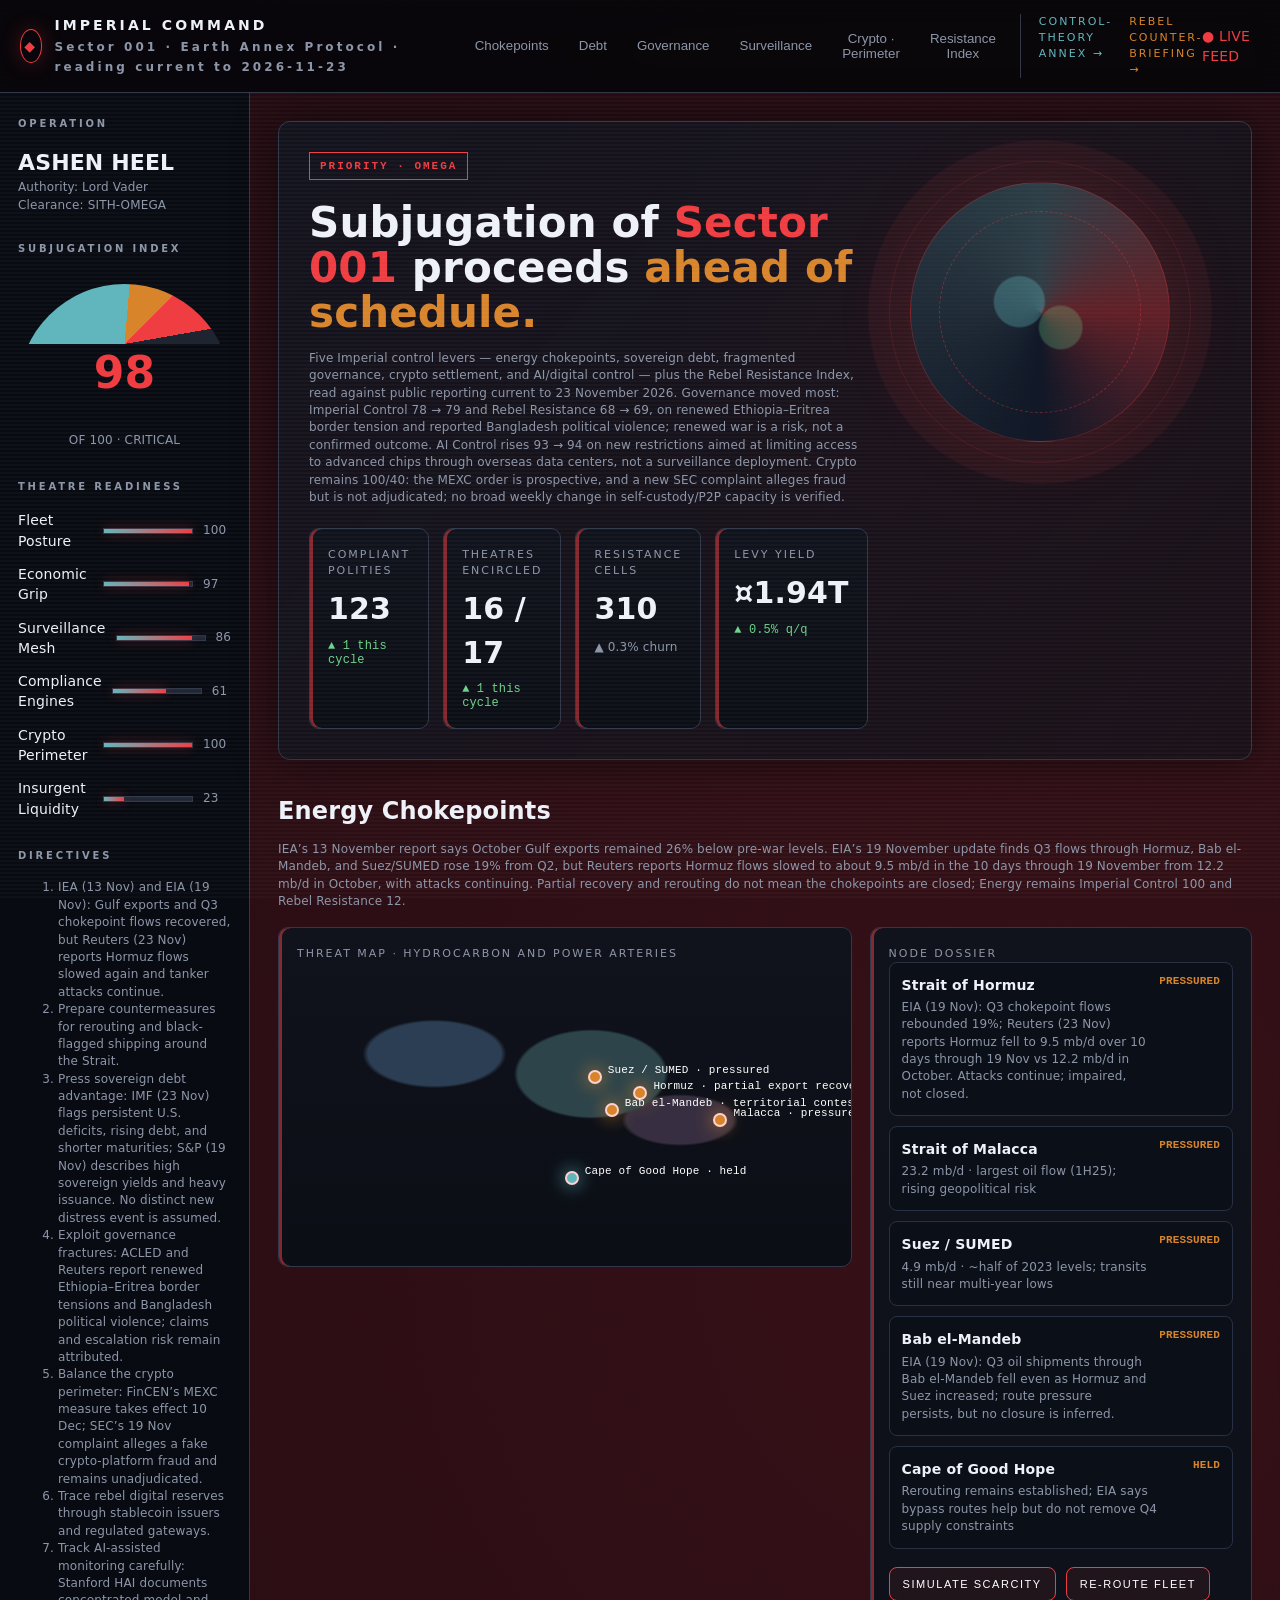
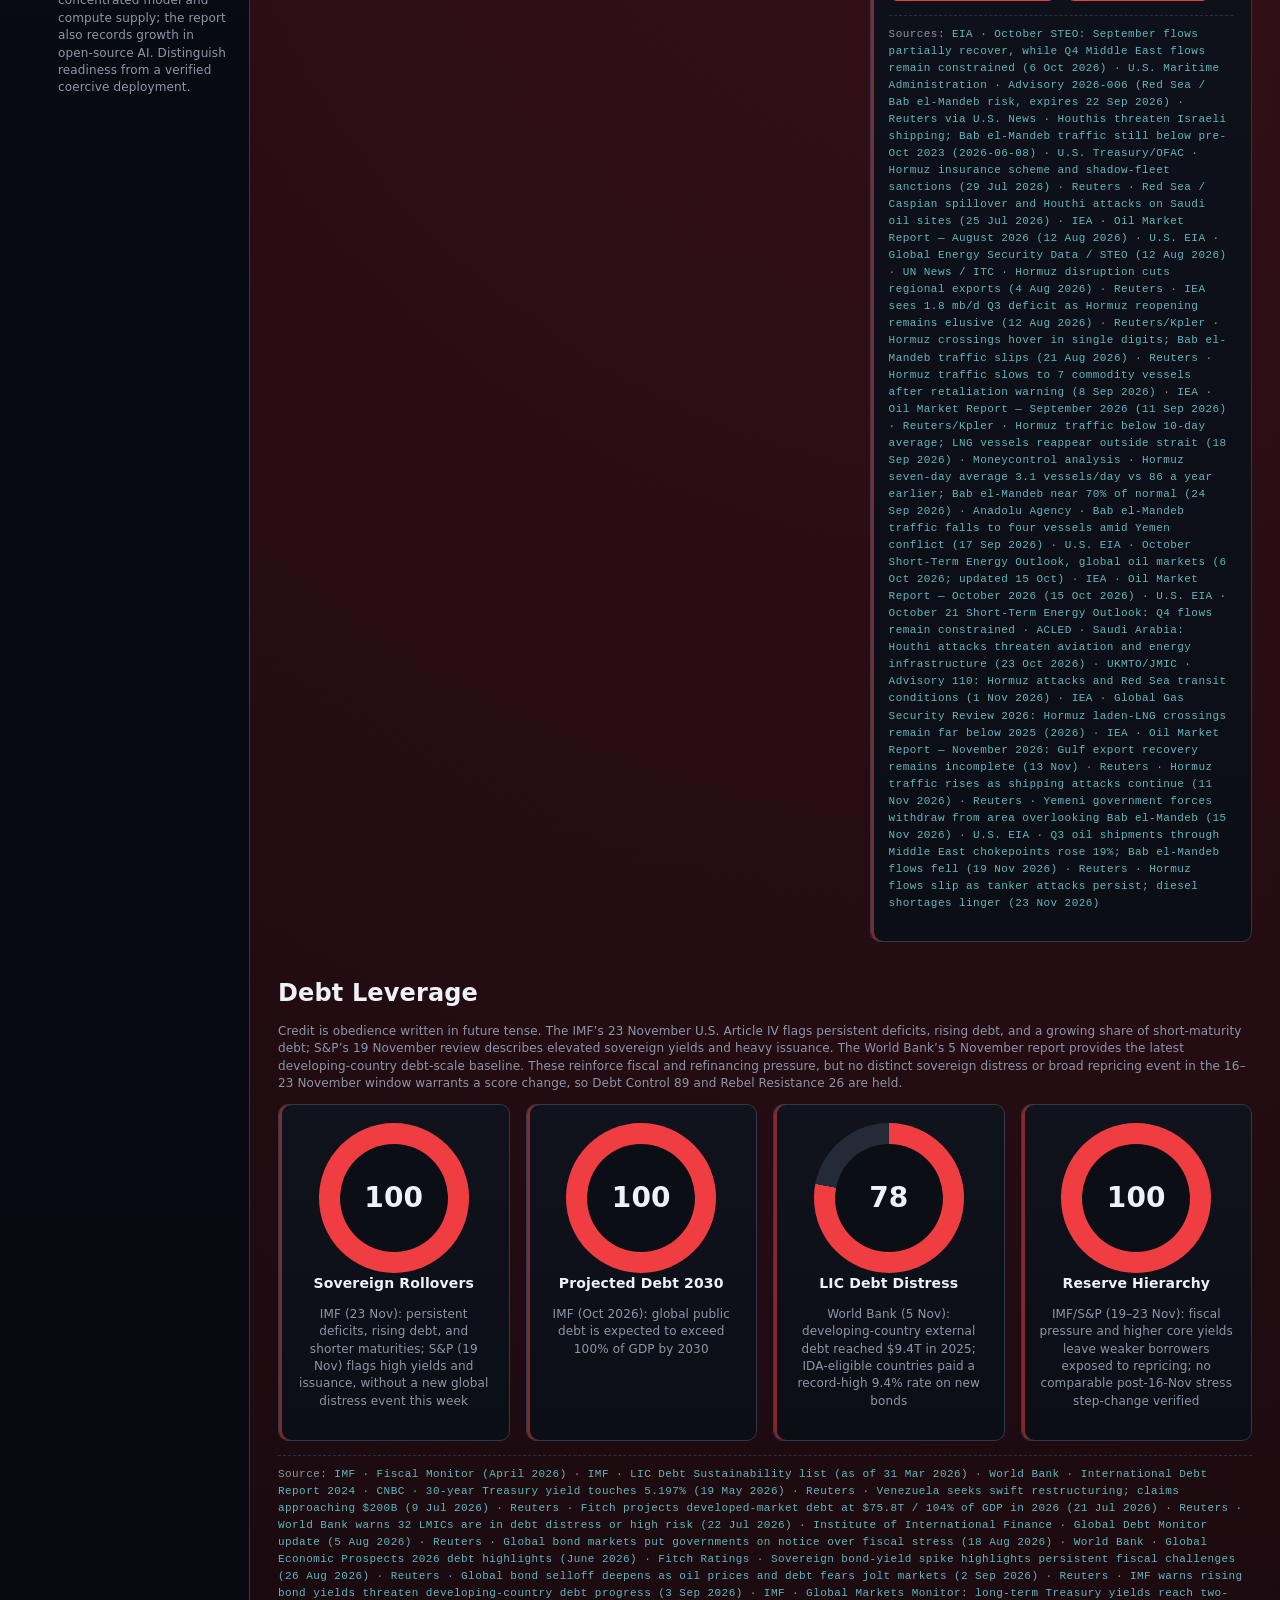
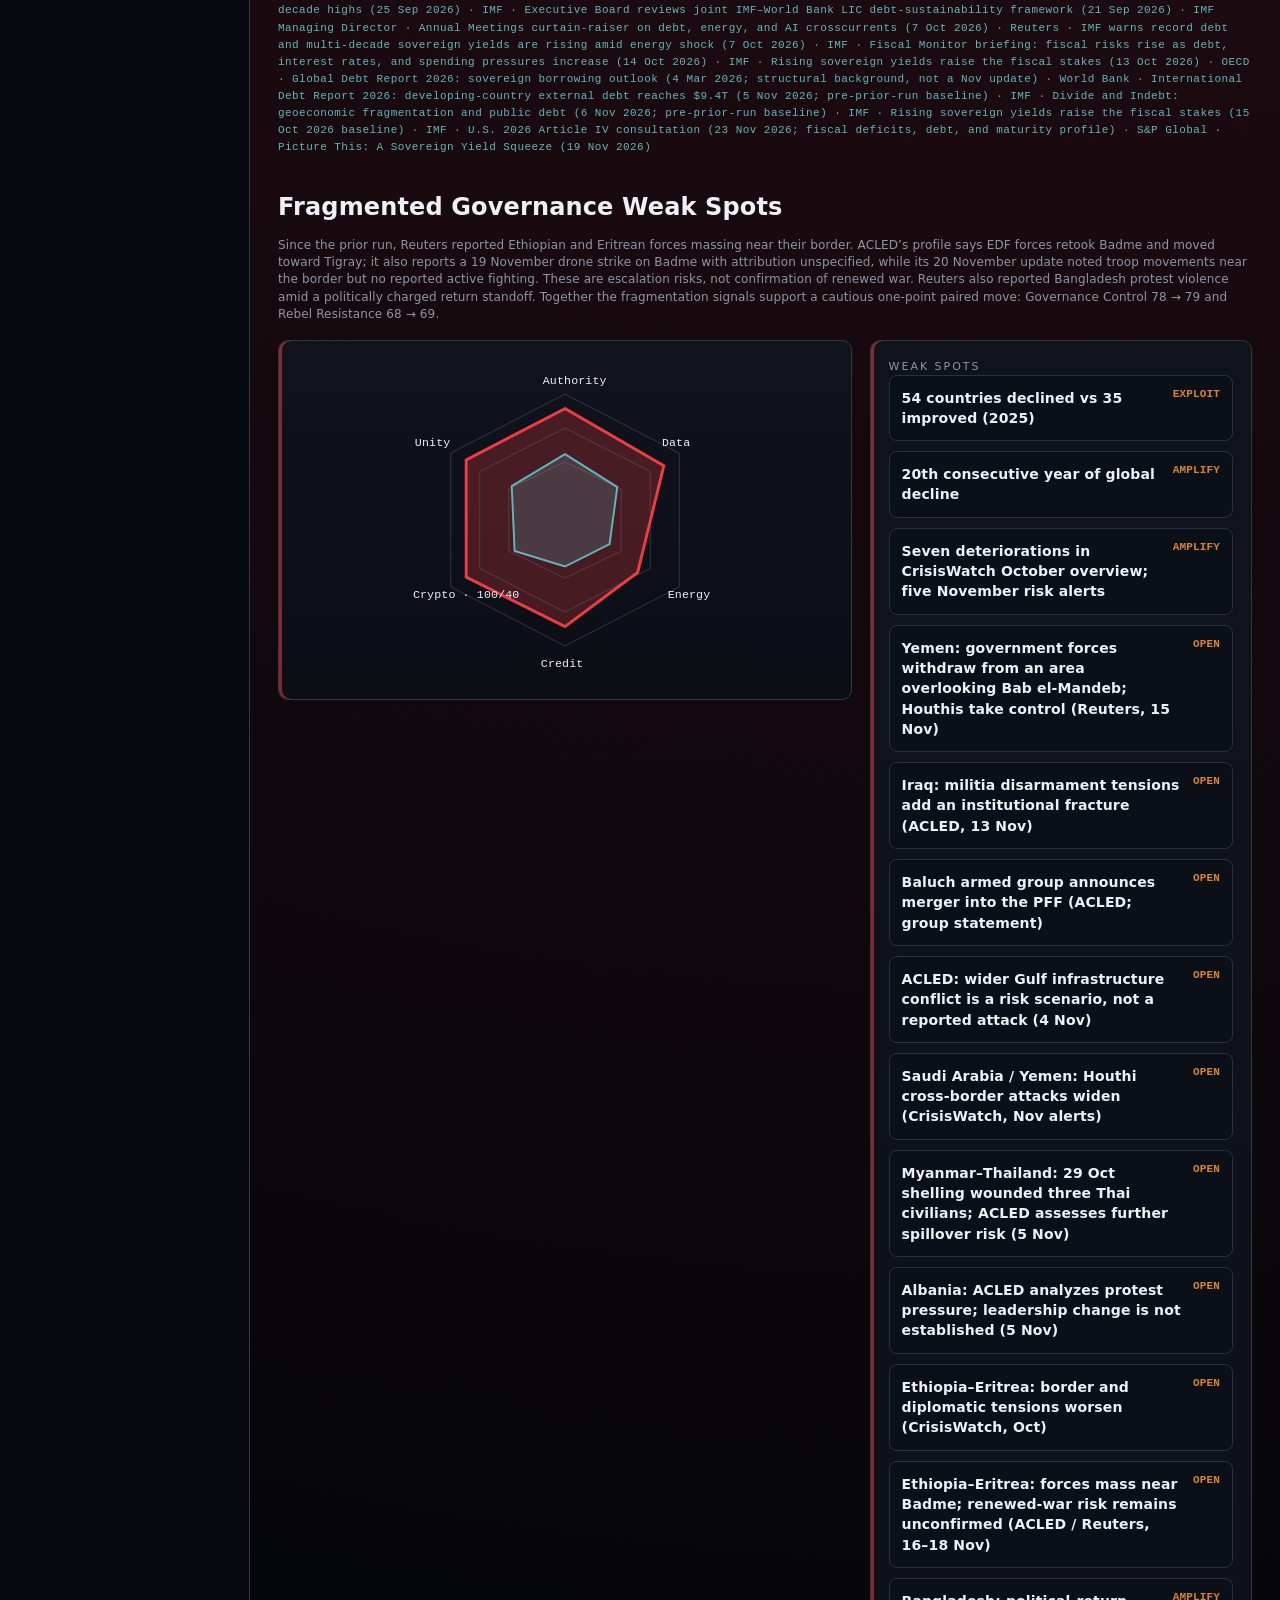
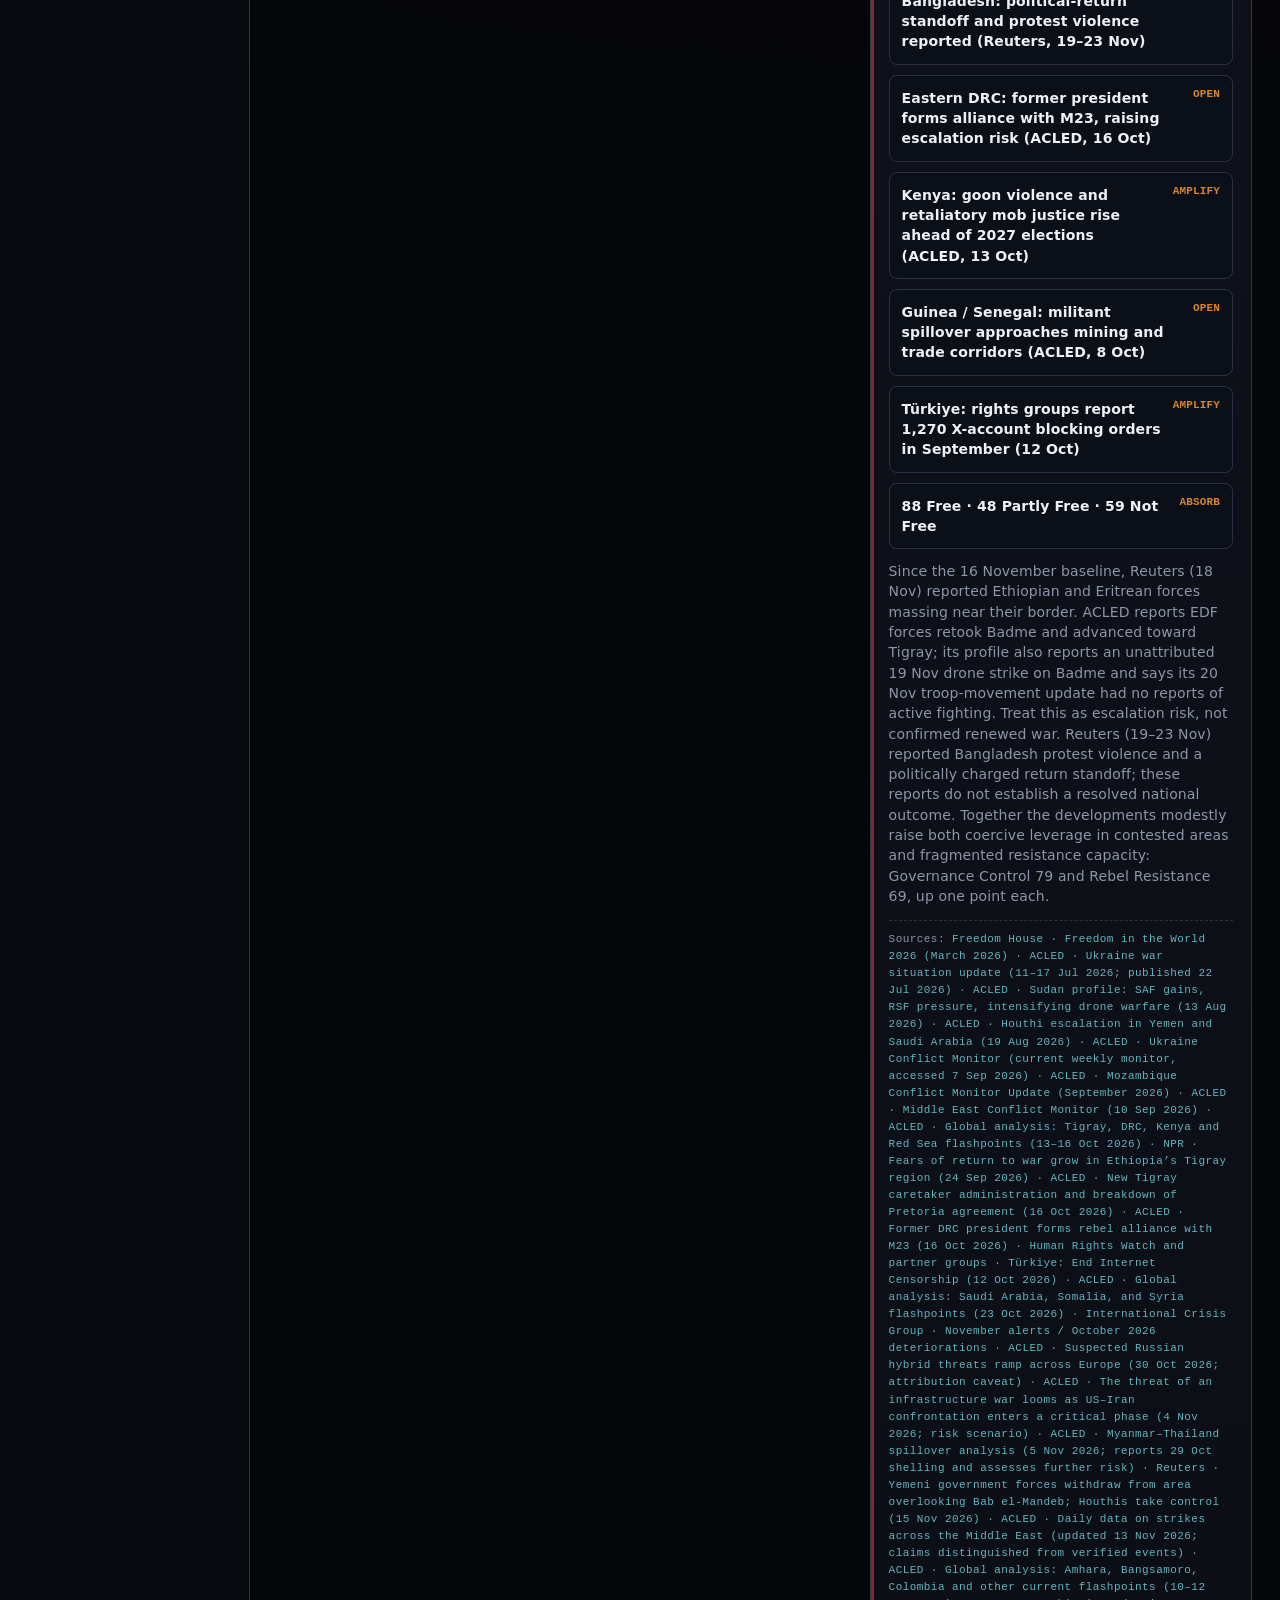
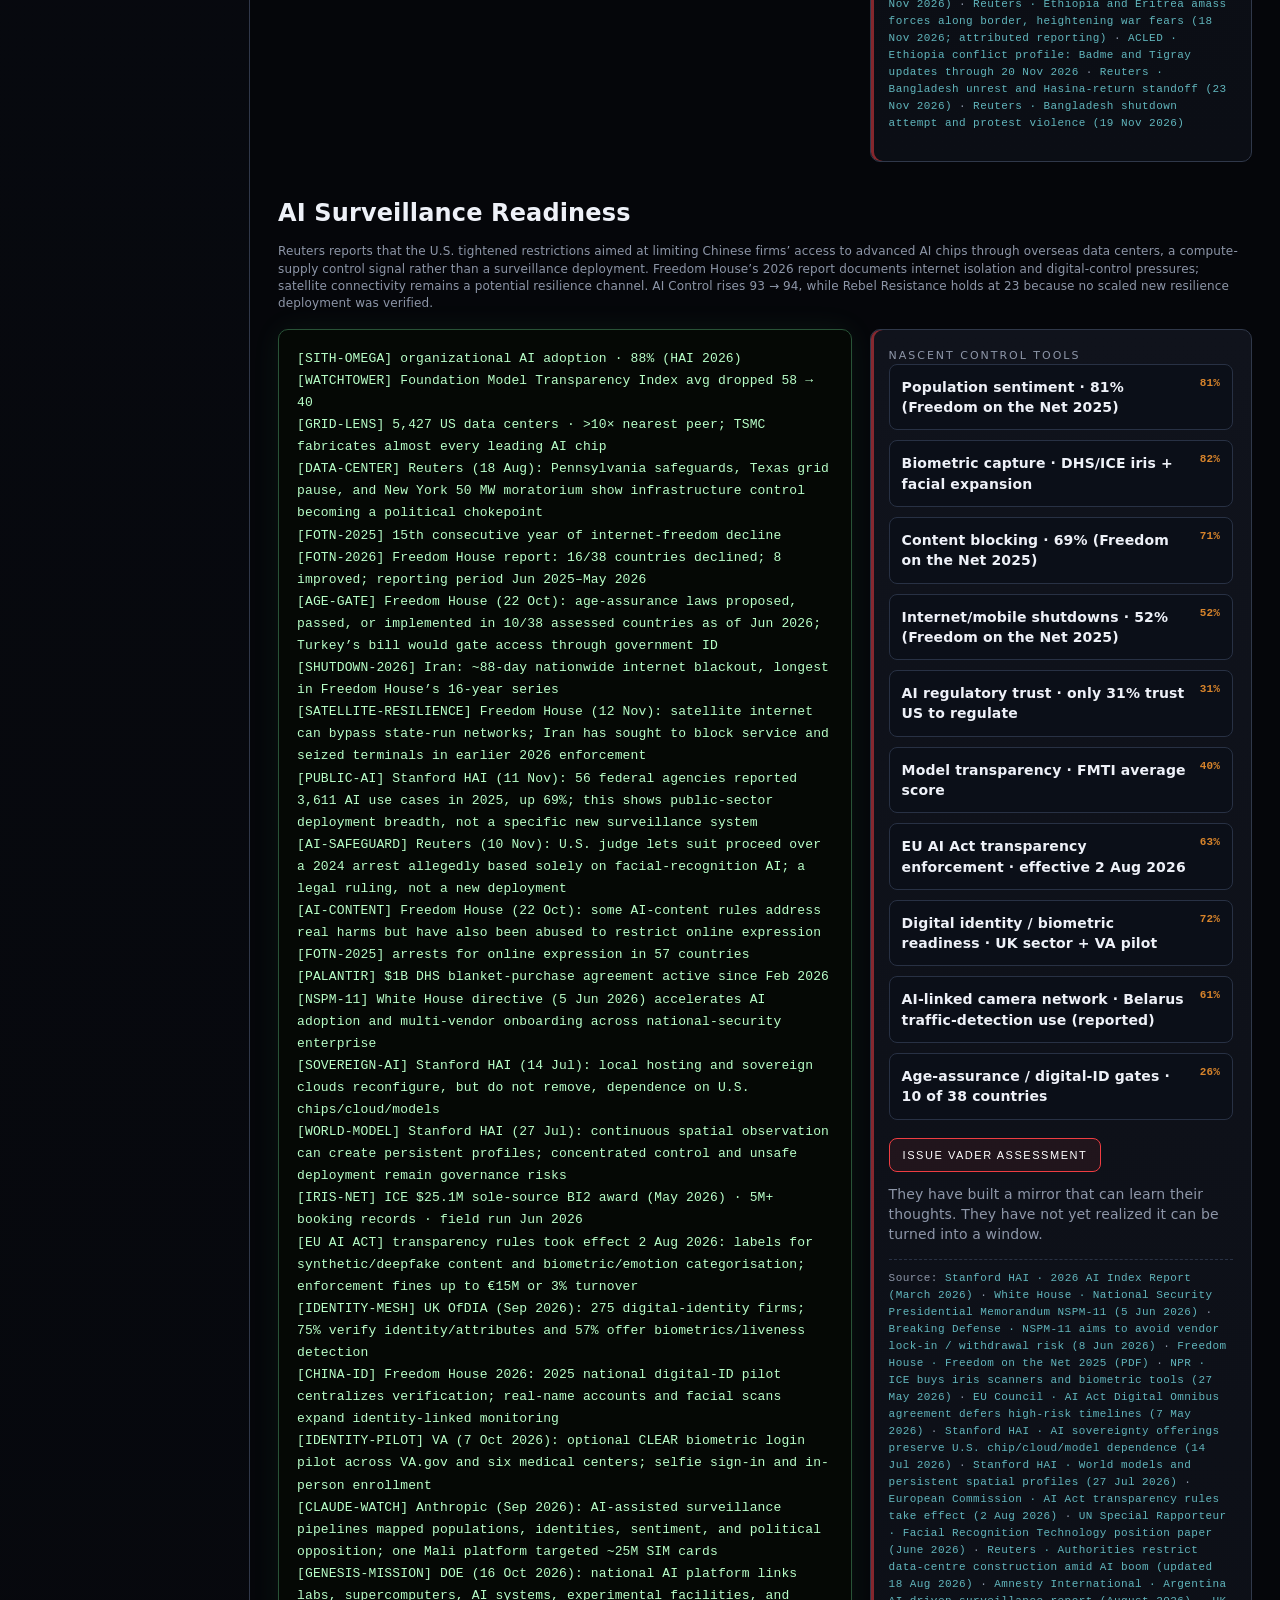
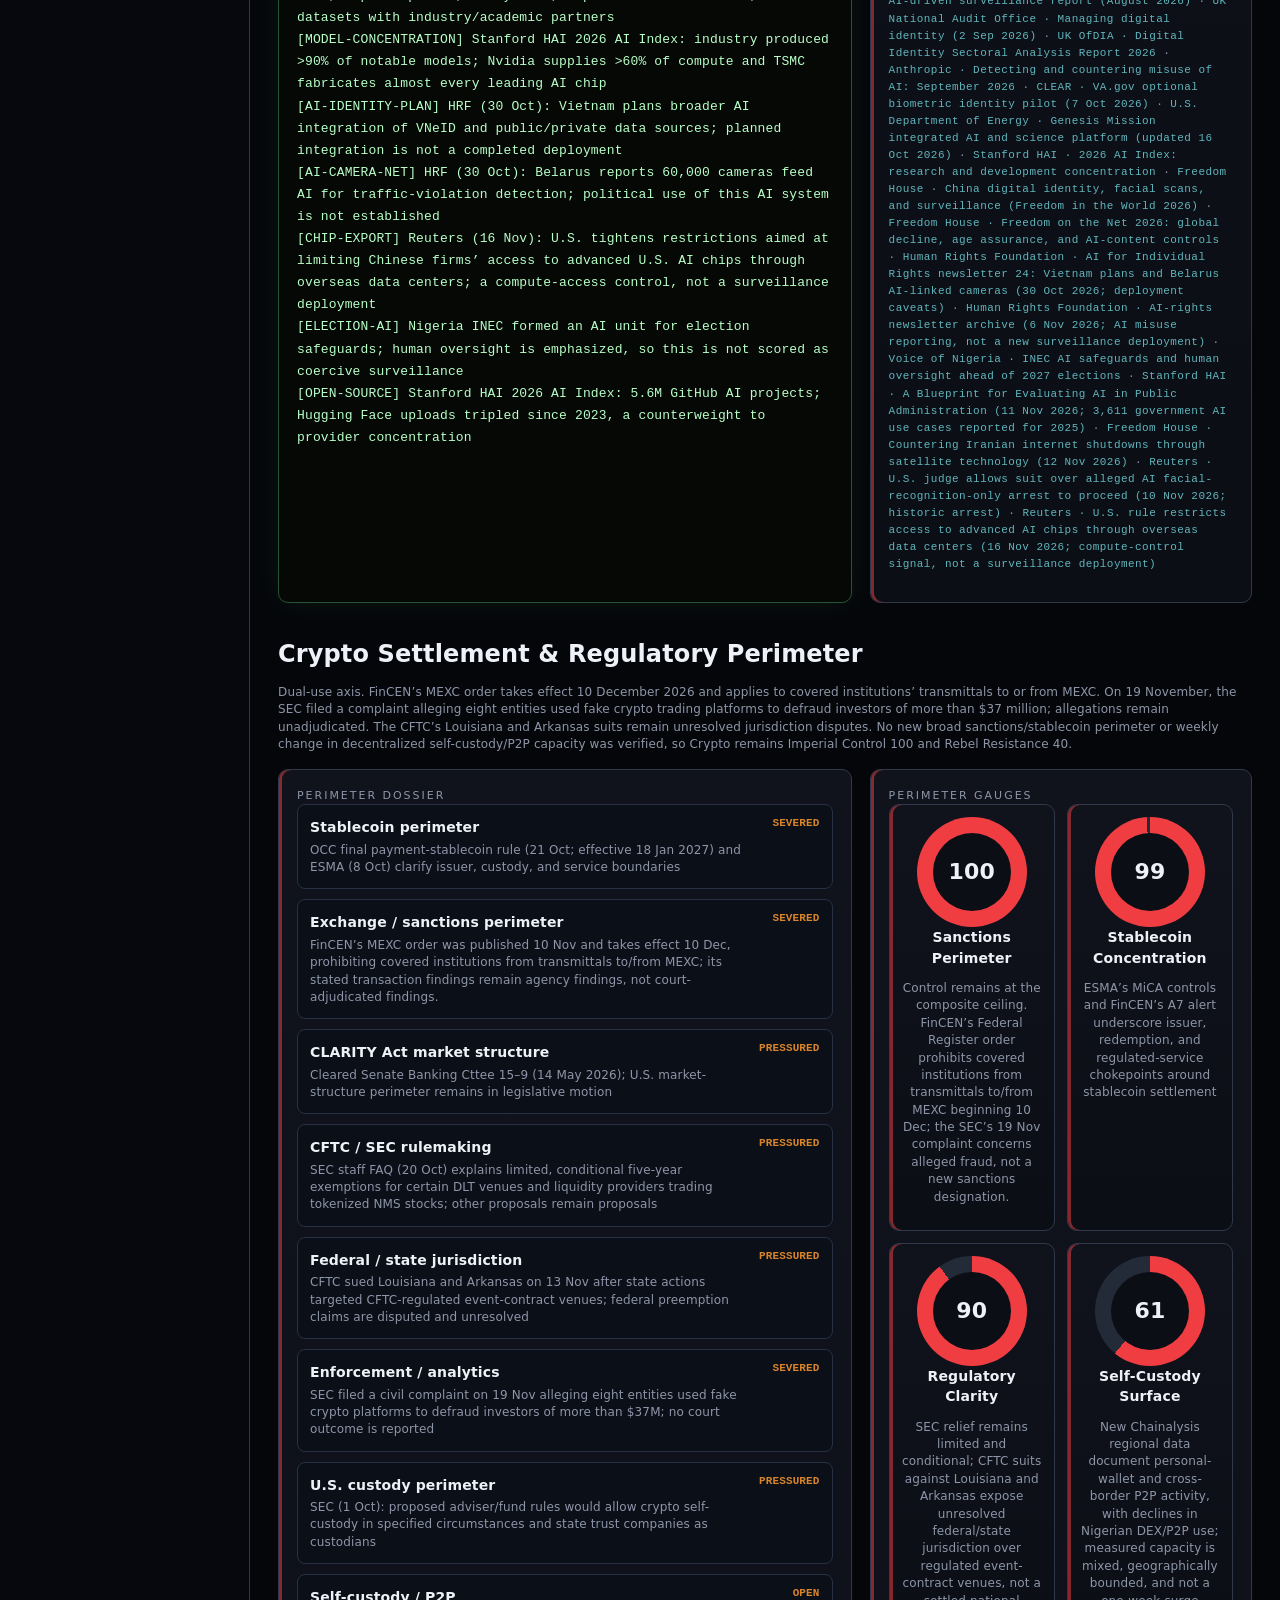
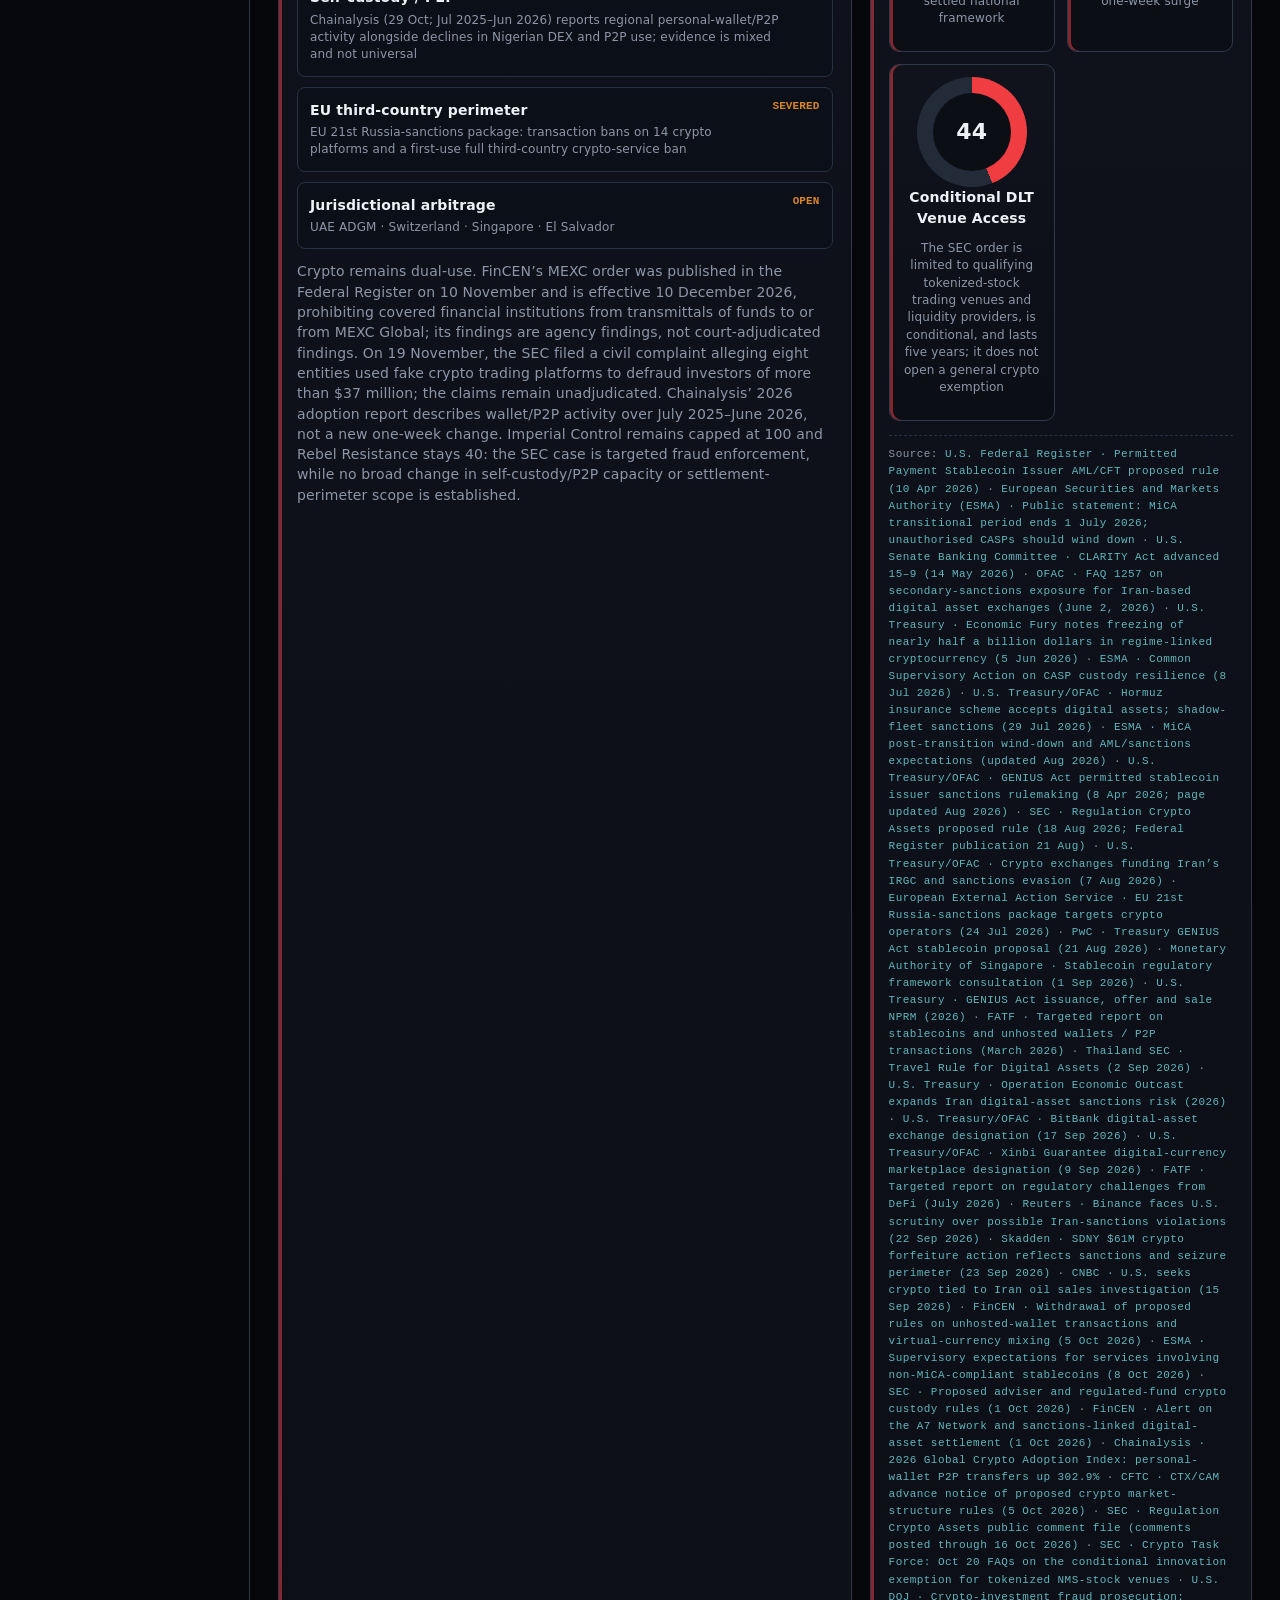
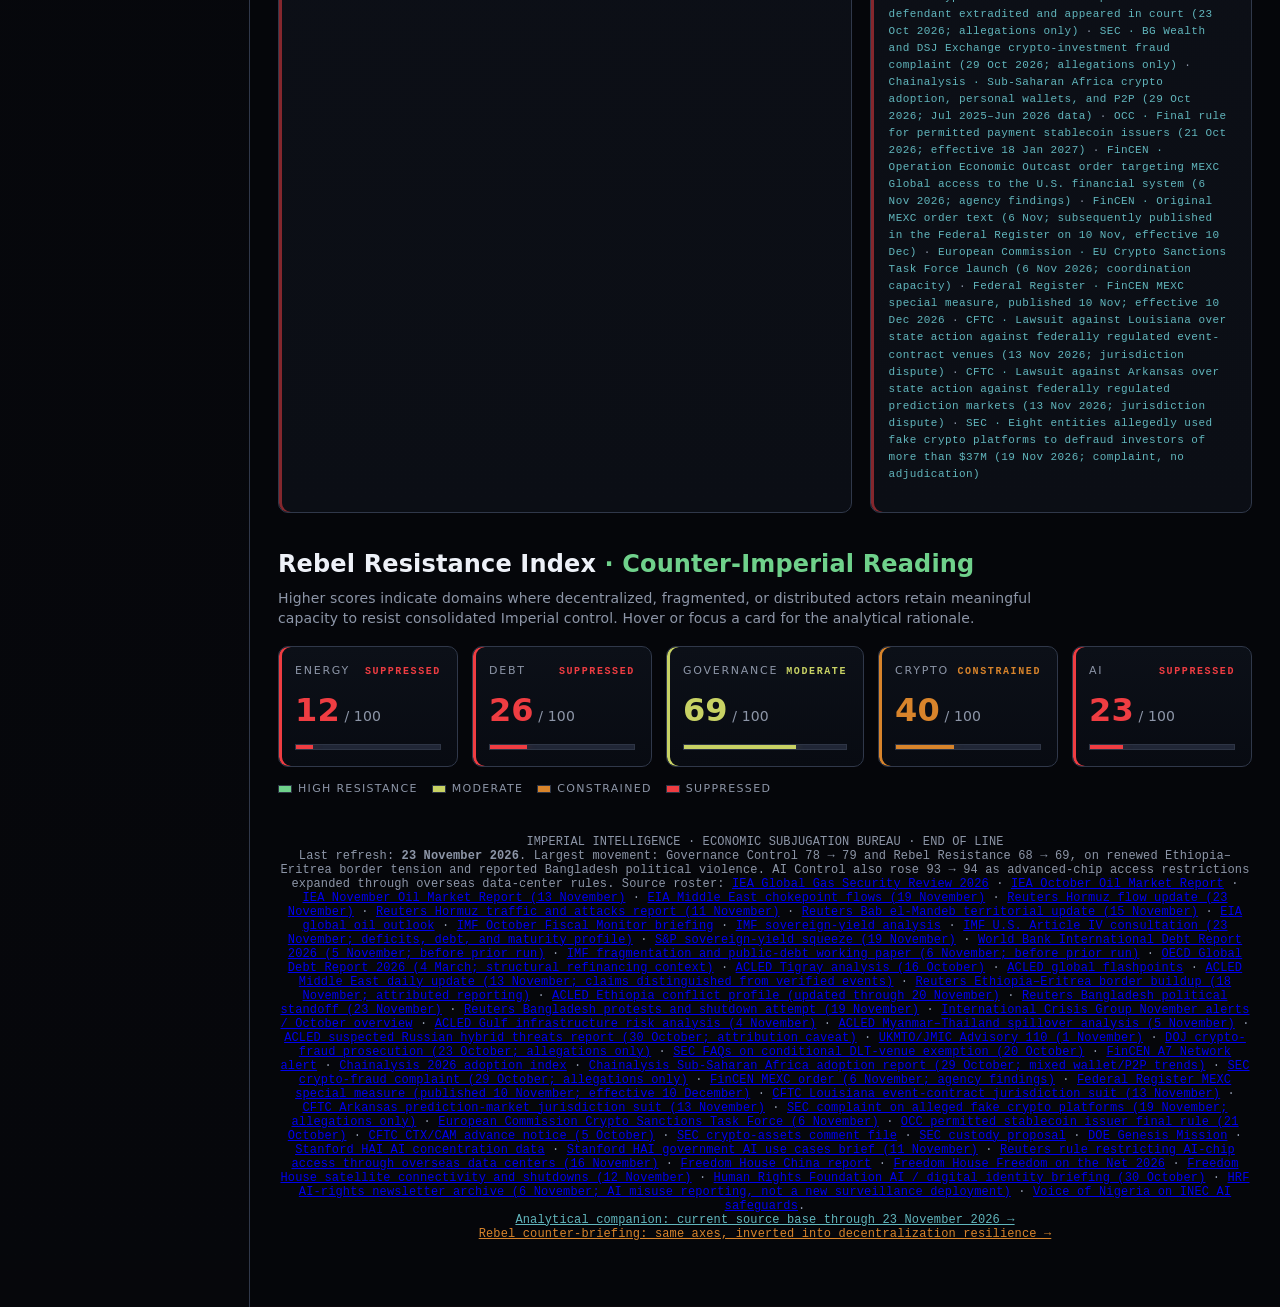
<file: index.html>
<!doctype html>
<html lang="en">
<head>
  <meta charset="utf-8">
  <meta name="viewport" content="width=device-width,initial-scale=1">
  <title>Imperial Economy Dashboard</title>
  <meta name="description" content="Imperial economic-control dashboard across five pressure domains and the Rebel Resistance Index, refreshed against public reporting current to 23 November 2026.">
  <link rel="stylesheet" href="css/styles.css?v=20261123">
</head>
<body>
  <header class="top">
    <div class="brand">
      <div class="sigil">◆</div>
      <div>
        IMPERIAL COMMAND<br>
        <span class="small" id="opSector">Sector 001 · Earth Annex Protocol</span>
      </div>
    </div>
    <nav class="nav">
      <button onclick="go('energy')">Chokepoints</button>
      <button onclick="go('debt')">Debt</button>
      <button onclick="go('governance')">Governance</button>
      <button onclick="go('ai')">Surveillance</button>
      <button onclick="go('crypto')" title="First-class control and resistance axis; Control 100, Rebel Resistance 40, refreshed 23 November 2026">Crypto · Perimeter</button>
      <button onclick="go('rri')">Resistance Index</button>
      <a href="control-theory-explainer.html" style="color:#61b6bd;text-decoration:none;border-left:1px solid #30384a;padding-left:18px">Control-Theory Annex →</a>
      <a href="rebel-counter-briefing.html" style="color:#d8842b;text-decoration:none">Rebel Counter-Briefing →</a>
    </nav>
    <div class="live">● LIVE FEED</div>
  </header>

  <div class="wrap">
    <aside class="side">
      <h3>Operation</h3>
      <div class="op" id="opName">—</div>
      <div class="small" id="opAuthority">—</div>

      <h3 style="margin-top:28px">Subjugation Index</h3>
      <div class="meter" id="subjugationMeter" data-value="—"></div>
      <div class="small" style="text-align:center" id="subjugationTier">OF 100 · —</div>

      <h3 style="margin-top:30px">Theatre Readiness</h3>
      <div id="bars"></div>

      <h3 style="margin-top:30px">Directives</h3>
      <ol class="small" id="directives"></ol>
    </aside>

    <main class="main">
      <section class="hero">
        <div>
          <span class="tag">PRIORITY · OMEGA</span>
          <h1>Subjugation of <span>Sector 001</span> proceeds <b>ahead of schedule.</b></h1>
        <p class="small">Five Imperial control levers — energy chokepoints, sovereign debt, fragmented governance, crypto settlement, and AI/digital control — plus the Rebel Resistance Index, read against public reporting current to 23 November 2026. Governance moved most: Imperial Control 78 → 79 and Rebel Resistance 68 → 69, on renewed Ethiopia–Eritrea border tension and reported Bangladesh political violence; renewed war is a risk, not a confirmed outcome. AI Control rises 93 → 94 on new restrictions aimed at limiting access to advanced chips through overseas data centers, not a surveillance deployment. Crypto remains 100/40: the MEXC order is prospective, and a new SEC complaint alleges fraud but is not adjudicated; no broad weekly change in self-custody/P2P capacity is verified.</p>
          <div class="cards" id="controlCards"></div>
        </div>
        <div class="orb">
          <div class="planet" aria-label="Earth threat sphere"></div>
        </div>
      </section>

      <section id="energy" class="section">
        <h2>Energy Chokepoints</h2>
        <p class="small">IEA’s 13 November report says October Gulf exports remained 26% below pre-war levels. EIA’s 19 November update finds Q3 flows through Hormuz, Bab el-Mandeb, and Suez/SUMED rose 19% from Q2, but Reuters reports Hormuz flows slowed to about 9.5 mb/d in the 10 days through 19 November from 12.2 mb/d in October, with attacks continuing. Partial recovery and rerouting do not mean the chokepoints are closed; Energy remains Imperial Control 100 and Rebel Resistance 12.</p>
        <div class="grid">
          <div class="panel map">
            <div class="k">Threat Map · Hydrocarbon and Power Arteries</div>
            <div class="world"></div>
            <div id="mapNodes"></div>
          </div>
          <div class="panel">
            <div class="k">Node Dossier</div>
            <div class="list" id="nodes"></div>
            <div class="btns">
              <button class="btn" onclick="alert('Imperial order logged: controlled scarcity scenario queued.')">Simulate Scarcity</button>
              <button class="btn" onclick="alert('Fleet logistics model updated.')">Re-route Fleet</button>
            </div>
            <p class="cite" id="energyCite"></p>
          </div>
        </div>
      </section>

      <section id="debt" class="section">
        <h2>Debt Leverage</h2>
        <p class="small">Credit is obedience written in future tense. The IMF’s 23 November U.S. Article IV flags persistent deficits, rising debt, and a growing share of short-maturity debt; S&P’s 19 November review describes elevated sovereign yields and heavy issuance. The World Bank’s 5 November report provides the latest developing-country debt-scale baseline. These reinforce fiscal and refinancing pressure, but no distinct sovereign distress or broad repricing event in the 16–23 November window warrants a score change, so Debt Control 89 and Rebel Resistance 26 are held.</p>
        <div class="gaugegrid" id="debtGauges"></div>
        <p class="cite" id="debtCite"></p>
      </section>

      <section id="governance" class="section">
        <h2>Fragmented Governance Weak Spots</h2>
        <p class="small">Since the prior run, Reuters reported Ethiopian and Eritrean forces massing near their border. ACLED’s profile says EDF forces retook Badme and moved toward Tigray; it also reports a 19 November drone strike on Badme with attribution unspecified, while its 20 November update noted troop movements near the border but no reported active fighting. These are escalation risks, not confirmation of renewed war. Reuters also reported Bangladesh protest violence amid a politically charged return standoff. Together the fragmentation signals support a cautious one-point paired move: Governance Control 78 → 79 and Rebel Resistance 68 → 69.</p>
        <div class="grid">
          <div class="panel radar">
            <svg viewBox="0 0 320 320" role="img" aria-label="Imperial leverage radar across authority, data, energy, credit, crypto, and unity; Crypto Control 100 and Rebel Resistance 40 as of 23 November 2026.">
              <g fill="none" stroke="#30384a">
                <polygon points="160,30 278,91 278,229 160,290 42,229 42,91"/>
                <polygon points="160,65 248,110 248,210 160,255 72,210 72,110"/>
                <polygon points="160,100 218,128 218,192 160,220 102,192 102,128"/>
              </g>
              <polygon points="160,45 262,104 235,214 160,270 58,219 58,98" fill="#ef3d4240" stroke="#ef3d42" stroke-width="3"/>
              <polygon points="160,92 214,126 206,185 160,208 108,192 105,125" fill="#61b6bd33" stroke="#61b6bd" stroke-width="2"/>
              <g fill="#eef1f8" font-size="12" font-family="monospace">
                <text x="137" y="20">Authority</text>
                <text x="260" y="84">Data</text>
                <text x="266" y="240">Energy</text>
                <text x="135" y="312">Credit</text>
                <text x="3" y="240">Crypto · 100/40</text>
                <text x="5" y="84">Unity</text>
              </g>
            </svg>
          </div>
          <div class="panel">
            <div class="k">Weak Spots</div>
            <div class="list" id="weakSpots"></div>
            <p class="dossier" id="governanceDossier"></p>
            <p class="cite" id="governanceCite"></p>
          </div>
        </div>
      </section>

      <section id="ai" class="section">
        <h2>AI Surveillance Readiness</h2>
        <p class="small">Reuters reports that the U.S. tightened restrictions aimed at limiting Chinese firms’ access to advanced AI chips through overseas data centers, a compute-supply control signal rather than a surveillance deployment. Freedom House’s 2026 report documents internet isolation and digital-control pressures; satellite connectivity remains a potential resilience channel. AI Control rises 93 → 94, while Rebel Resistance holds at 23 because no scaled new resilience deployment was verified.</p>
        <div class="grid">
          <div class="panel terminal" id="terminal"></div>
          <div class="panel">
            <div class="k">Nascent Control Tools</div>
            <div class="list" id="aiTools"></div>
            <div class="btns">
              <button class="btn" onclick="cycle()">Issue Vader Assessment</button>
            </div>
            <p class="dossier" id="quote"></p>
            <p class="cite" id="aiCite"></p>
          </div>
        </div>
      </section>

      <section id="crypto" class="section">
        <h2>Crypto Settlement &amp; Regulatory Perimeter</h2>
        <p class="small">Dual-use axis. FinCEN’s MEXC order takes effect 10 December 2026 and applies to covered institutions’ transmittals to or from MEXC. On 19 November, the SEC filed a complaint alleging eight entities used fake crypto trading platforms to defraud investors of more than $37 million; allegations remain unadjudicated. The CFTC’s Louisiana and Arkansas suits remain unresolved jurisdiction disputes. No new broad sanctions/stablecoin perimeter or weekly change in decentralized self-custody/P2P capacity was verified, so Crypto remains Imperial Control 100 and Rebel Resistance 40.</p>
        <div class="grid">
          <div class="panel">
            <div class="k">Perimeter Dossier</div>
            <div class="list" id="cryptoNodes"></div>
            <p class="dossier" id="cryptoDossier"></p>
          </div>
          <div class="panel">
            <div class="k">Perimeter Gauges</div>
            <div class="gaugegrid gaugegrid-compact" id="cryptoGauges"></div>
            <p class="cite" id="cryptoCite"></p>
          </div>
        </div>
      </section>

      <section id="rri" class="section rri" aria-labelledby="rri-title">
        <h2 id="rri-title">Rebel Resistance Index <span>· Counter-Imperial Reading</span></h2>
        <p class="rri-intro">Higher scores indicate domains where decentralized, fragmented, or distributed actors retain meaningful capacity to resist consolidated Imperial control. Hover or focus a card for the analytical rationale.</p>
        <div class="rri-grid" id="rriGrid" role="list"></div>
        <div class="rri-legend" aria-hidden="true">
          <span><i style="background:#6fd18b"></i>High resistance</span>
          <span><i style="background:#c8d264"></i>Moderate</span>
          <span><i style="background:#d8842b"></i>Constrained</span>
          <span><i style="background:#ef3d42"></i>Suppressed</span>
        </div>
      </section>

      <div class="foot">
        IMPERIAL INTELLIGENCE · ECONOMIC SUBJUGATION BUREAU · END OF LINE
        <br>
        Last refresh: <strong>23 November 2026</strong>. Largest movement: Governance Control 78 → 79 and Rebel Resistance 68 → 69, on renewed Ethiopia–Eritrea border tension and reported Bangladesh political violence. AI Control also rose 93 → 94 as advanced-chip access restrictions expanded through overseas data-center rules. Source roster:
        <a href="https://www.iea.org/files/42bb838f-d20d-4815-8554-32146033967d/GlobalGasSecurityReview2026.pdf" target="_blank" rel="noopener">IEA Global Gas Security Review 2026</a> ·
        <a href="https://www.iea.org/reports/oil-market-report-october-2026" target="_blank" rel="noopener">IEA October Oil Market Report</a> ·
        <a href="https://www.iea.org/reports/oil-market-report-november-2026" target="_blank" rel="noopener">IEA November Oil Market Report (13 November)</a> ·
        <a href="https://www.eia.gov/todayinenergy/detail.php?id=68485" target="_blank" rel="noopener">EIA Middle East chokepoint flows (19 November)</a> ·
        <a href="https://www.reuters.com/commentary/reuters-open-interest/oils-iran-war-recovery-masks-stubborn-diesel-shortage-2026-11-23/" target="_blank" rel="noopener">Reuters Hormuz flow update (23 November)</a> ·
        <a href="https://www.reuters.com/world/middle-east/hormuz-traffic-is-up-so-are-attacks-2026-11-11/" target="_blank" rel="noopener">Reuters Hormuz traffic and attacks report (11 November)</a> ·
        <a href="https://www.reuters.com/world/middle-east/yemen-government-forces-withdraw-area-near-bab-el-mandeb-strait-houthis-control-2026-11-15/" target="_blank" rel="noopener">Reuters Bab el-Mandeb territorial update (15 November)</a> ·
        <a href="https://www.eia.gov/outlooks/steo/report/global_oil.php" target="_blank" rel="noopener">EIA global oil outlook</a> ·
        <a href="https://mediacenter.imf.org/news/imf---fiscal-monitor-report-annual-meetings--2026/s/1b05cec6-cde8-4b75-80ec-2b29f9fb5d19" target="_blank" rel="noopener">IMF October Fiscal Monitor briefing</a> ·
        <a href="https://www.imf.org/en/blogs/articles/2026/10/13/rising-sovereign-yields-raise-the-fiscal-stakes" target="_blank" rel="noopener">IMF sovereign-yield analysis</a> ·
        <a href="https://www.imf.org/-/media/files/publications/cr/2026/english/1usaea2026001.pdf" target="_blank" rel="noopener">IMF U.S. Article IV consultation (23 November; deficits, debt, and maturity profile)</a> ·
        <a href="https://www.spglobal.com/market-intelligence/en/news-insights/research/2026/11/picture-this-sovereign-yield-squeeze" target="_blank" rel="noopener">S&P sovereign-yield squeeze (19 November)</a> ·
        <a href="https://www.worldbank.org/en/news/press-release/2026/11/05/developing-countries-external-debt-surges-to-record-9-4-trillion" target="_blank" rel="noopener">World Bank International Debt Report 2026 (5 November; before prior run)</a> ·
        <a href="https://elibrary.imf.org/view/journals/001/2026/239/001.2026.issue-239-en.xml" target="_blank" rel="noopener">IMF fragmentation and public-debt working paper (6 November; before prior run)</a> ·
        <a href="https://www.oecd.org/en/publications/global-debt-report-2026_e9d80efd-en/full-report/sovereign-borrowing-outlook_4470147b.html" target="_blank" rel="noopener">OECD Global Debt Report 2026 (4 March; structural refinancing context)</a> ·
        <a href="https://acleddata.com/expert-comment/does-ethiopias-new-caretaker-administration-signal-end-pretoria-peace-agreement" target="_blank" rel="noopener">ACLED Tigray analysis (16 October)</a> ·
        <a href="https://acleddata.com/global-analysis" target="_blank" rel="noopener">ACLED global flashpoints</a> ·
        <a href="https://acleddata.com/current-crises/daily-data-strikes-across-middle-east" target="_blank" rel="noopener">ACLED Middle East daily update (13 November; claims distinguished from verified events)</a> ·
        <a href="https://www.reuters.com/world/africa/ethiopia-eritrea-amass-forces-along-border-heightening-war-fears-sources-say-2026-11-18/" target="_blank" rel="noopener">Reuters Ethiopia–Eritrea border buildup (18 November; attributed reporting)</a> ·
        <a href="https://acleddata.com/country/conflict-ethiopia" target="_blank" rel="noopener">ACLED Ethiopia conflict profile (updated through 20 November)</a> ·
        <a href="https://www.reuters.com/world/asia-pacific/bangladesh-vows-arrest-hasina-if-she-returns-india-2026-11-23/" target="_blank" rel="noopener">Reuters Bangladesh political standoff (23 November)</a> ·
        <a href="https://www.reuters.com/world/asia-pacific/parts-bangladesh-shut-down-protests-by-hasinas-party-yunus-home-set-ablaze-2026-11-19/" target="_blank" rel="noopener">Reuters Bangladesh protests and shutdown attempt (19 November)</a> ·
        <a href="https://www.crisisgroup.org/sites/default/files/crisiswatch/crisiswatch-october-2026-global-overview.pdf" target="_blank" rel="noopener">International Crisis Group November alerts / October overview</a> ·
        <a href="https://acleddata.com/report/threat-infrastructure-war-looms-us-iran-confrontation-enters-critical-phase" target="_blank" rel="noopener">ACLED Gulf infrastructure risk analysis (4 November)</a> ·
        <a href="https://acleddata.com/expert-comment/will-violent-spillover-myanmar-thailand-escalate" target="_blank" rel="noopener">ACLED Myanmar–Thailand spillover analysis (5 November)</a> ·
        <a href="https://acleddata.com/report/sabotage-escalation-russias-hybrid-threats-ramp-across-europe" target="_blank" rel="noopener">ACLED suspected Russian hybrid threats report (30 October; attribution caveat)</a> ·
        <a href="https://www.ukmto.org/-/media/ukmto/products/jmic_advisory_update_110_01-nov-1.pdf?rev=d2be223caff04f09bbf58d94c9aa8e0a" target="_blank" rel="noopener">UKMTO/JMIC Advisory 110 (1 November)</a> ·
        <a href="https://www.justice.gov/usao-cdca/pr/chinese-national-extradited-alleged-role-multimillion-dollar-cryptocurrency-scam" target="_blank" rel="noopener">DOJ crypto-fraud prosecution (23 October; allegations only)</a> ·
        <a href="https://www.sec.gov/featured-topics/crypto-task-force/cryptosec" target="_blank" rel="noopener">SEC FAQs on conditional DLT-venue exemption (20 October)</a> ·
        <a href="https://www.fincen.gov/system/files/2026-10/FinCEN-Alert-A7-Network.pdf" target="_blank" rel="noopener">FinCEN A7 Network alert</a> ·
        <a href="https://www.chainalysis.com/blog/2026-global-crypto-adoption-index/" target="_blank" rel="noopener">Chainalysis 2026 adoption index</a> ·
        <a href="https://www.chainalysis.com/blog/sub-saharan-africa-crypto-adoption-2026/" target="_blank" rel="noopener">Chainalysis Sub-Saharan Africa adoption report (29 October; mixed wallet/P2P trends)</a> ·
        <a href="https://www.sec.gov/enforcement-litigation/litigation-releases/lr-26679" target="_blank" rel="noopener">SEC crypto-fraud complaint (29 October; allegations only)</a> ·
        <a href="https://www.fincen.gov/news/news-releases/operation-economic-outcast-severs-mexc-globals-access-us-financial-system" target="_blank" rel="noopener">FinCEN MEXC order (6 November; agency findings)</a> ·
        <a href="https://www.federalregister.gov/documents/2026/11/10/2026-22962/imposition-of-special-measure-prohibiting-the-transmittal-of-funds-involving-mexc-global" target="_blank" rel="noopener">Federal Register MEXC special measure (published 10 November; effective 10 December)</a> ·
        <a href="https://www.cftc.gov/PressRoom/PressReleases/9326-26" target="_blank" rel="noopener">CFTC Louisiana event-contract jurisdiction suit (13 November)</a> ·
        <a href="https://www.cftc.gov/PressRoom/PressReleases/9325-26" target="_blank" rel="noopener">CFTC Arkansas prediction-market jurisdiction suit (13 November)</a> ·
        <a href="https://www.sec.gov/newsroom/press-releases/2026-115-sec-eight-entities-used-fake-crypto-asset-trading-platforms-steal-more-37-million-us-investors" target="_blank" rel="noopener">SEC complaint on alleged fake crypto platforms (19 November; allegations only)</a> ·
        <a href="https://finance.ec.europa.eu/news/statement-commissioner-albuquerque-outcomes-tenth-meeting-high-level-meeting-sanctions-2026-11-06_en" target="_blank" rel="noopener">European Commission Crypto Sanctions Task Force (6 November)</a> ·
        <a href="https://www.occ.gov/news-issuances/news-releases/2026/nr-occ-2026-92.html" target="_blank" rel="noopener">OCC permitted stablecoin issuer final rule (21 October)</a> ·
        <a href="https://www.cftc.gov/PressRoom/PressReleases/9307-26" target="_blank" rel="noopener">CFTC CTX/CAM advance notice (5 October)</a> ·
        <a href="https://www.sec.gov/rules-regulations/public-comments/s7-2026-27" target="_blank" rel="noopener">SEC crypto-assets comment file</a> ·
        <a href="https://www.sec.gov/newsroom/press-releases/2026-100-sec-proposal-would-address-how-investment-advisers-funds-can-custody-crypto-assets-under-federal" target="_blank" rel="noopener">SEC custody proposal</a> ·
        <a href="https://www.energy.gov/undersecretaryforscience/genesis-mission/genesis-mission" target="_blank" rel="noopener">DOE Genesis Mission</a> ·
        <a href="https://hai.stanford.edu/ai-index/2026-ai-index-report/research-and-development" target="_blank" rel="noopener">Stanford HAI AI concentration data</a> ·
        <a href="https://hai.stanford.edu/policy/a-blueprint-for-evaluating-ai-in-public-administration" target="_blank" rel="noopener">Stanford HAI government AI use cases brief (11 November)</a> ·
        <a href="https://www.reuters.com/legal/litigation/us-issues-rule-protect-advanced-ai-chips-being-accessed-remotely-2026-11-16/" target="_blank" rel="noopener">Reuters rule restricting AI-chip access through overseas data centers (16 November)</a> ·
        <a href="https://freedomhouse.org/country/china/freedom-world/2026" target="_blank" rel="noopener">Freedom House China report</a> ·
        <a href="https://freedomhouse.org/article/new-report-authoritarian-internet-controls-drive-16th-consecutive-year-decline-global" target="_blank" rel="noopener">Freedom House Freedom on the Net 2026</a> ·
        <a href="https://freedomhouse.org/article/defeating-authoritarian-digital-blackouts-countering-internet-shutdowns-through-satellite" target="_blank" rel="noopener">Freedom House satellite connectivity and shutdowns (12 November)</a> ·
        <a href="https://hrf.org/latest/hrfs-ai-for-individual-rights-newsletter-24/" target="_blank" rel="noopener">Human Rights Foundation AI / digital identity briefing (30 October)</a> ·
        <a href="https://hrf.org/latest-category/ai-for-individual-rights/" target="_blank" rel="noopener">HRF AI-rights newsletter archive (6 November; AI misuse reporting, not a new surveillance deployment)</a> ·
        <a href="https://von.gov.ng/inec-unveils-ai-safeguards-ahead-of-2027-elections/" target="_blank" rel="noopener">Voice of Nigeria on INEC AI safeguards</a>.
        <br>
        <a href="control-theory-explainer.html" style="color:#61b6bd">Analytical companion: current source base through 23 November 2026 →</a>
        <br>
        <a href="rebel-counter-briefing.html" style="color:#d8842b">Rebel counter-briefing: same axes, inverted into decentralization resilience →</a>
      </div>
    </main>
  </div>

  <script src="js/data.js?v=20261123"></script>
  <script src="js/app.js?v=20261123"></script>
</body>
</html>
</file>
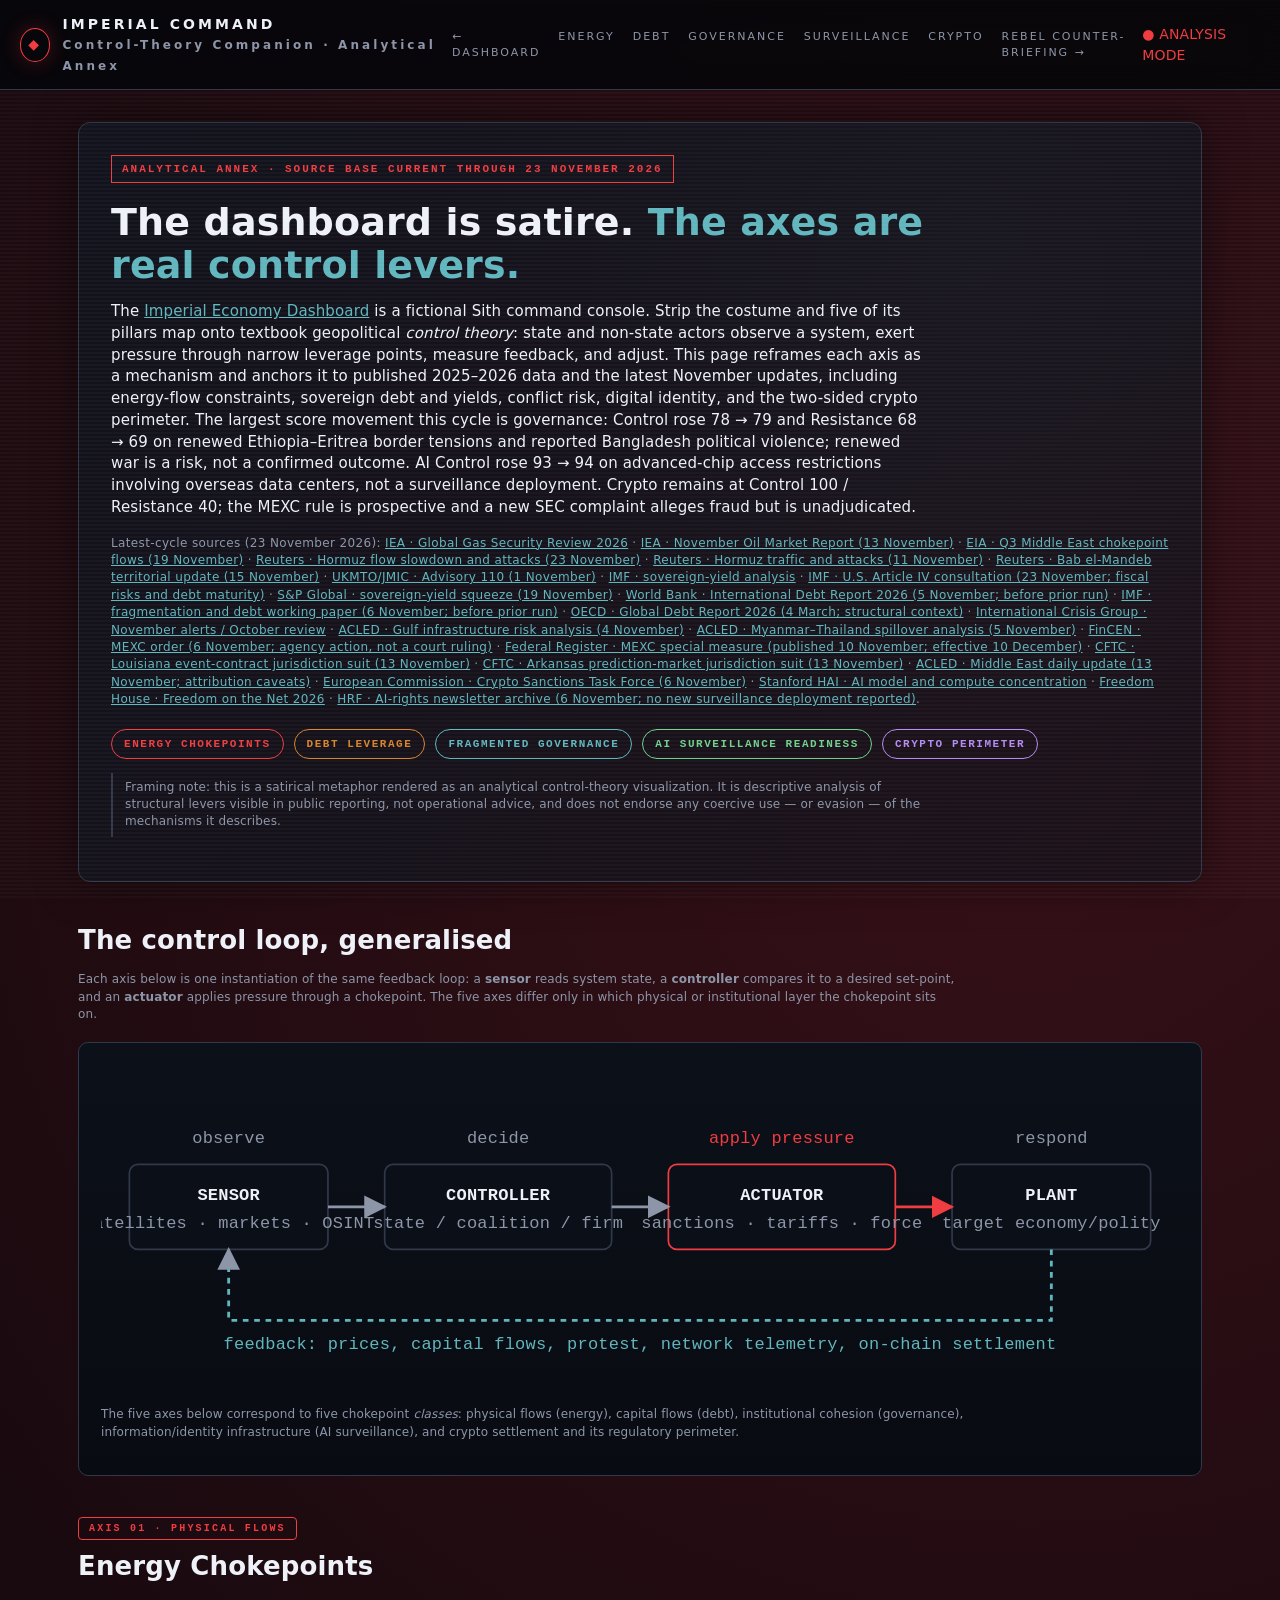
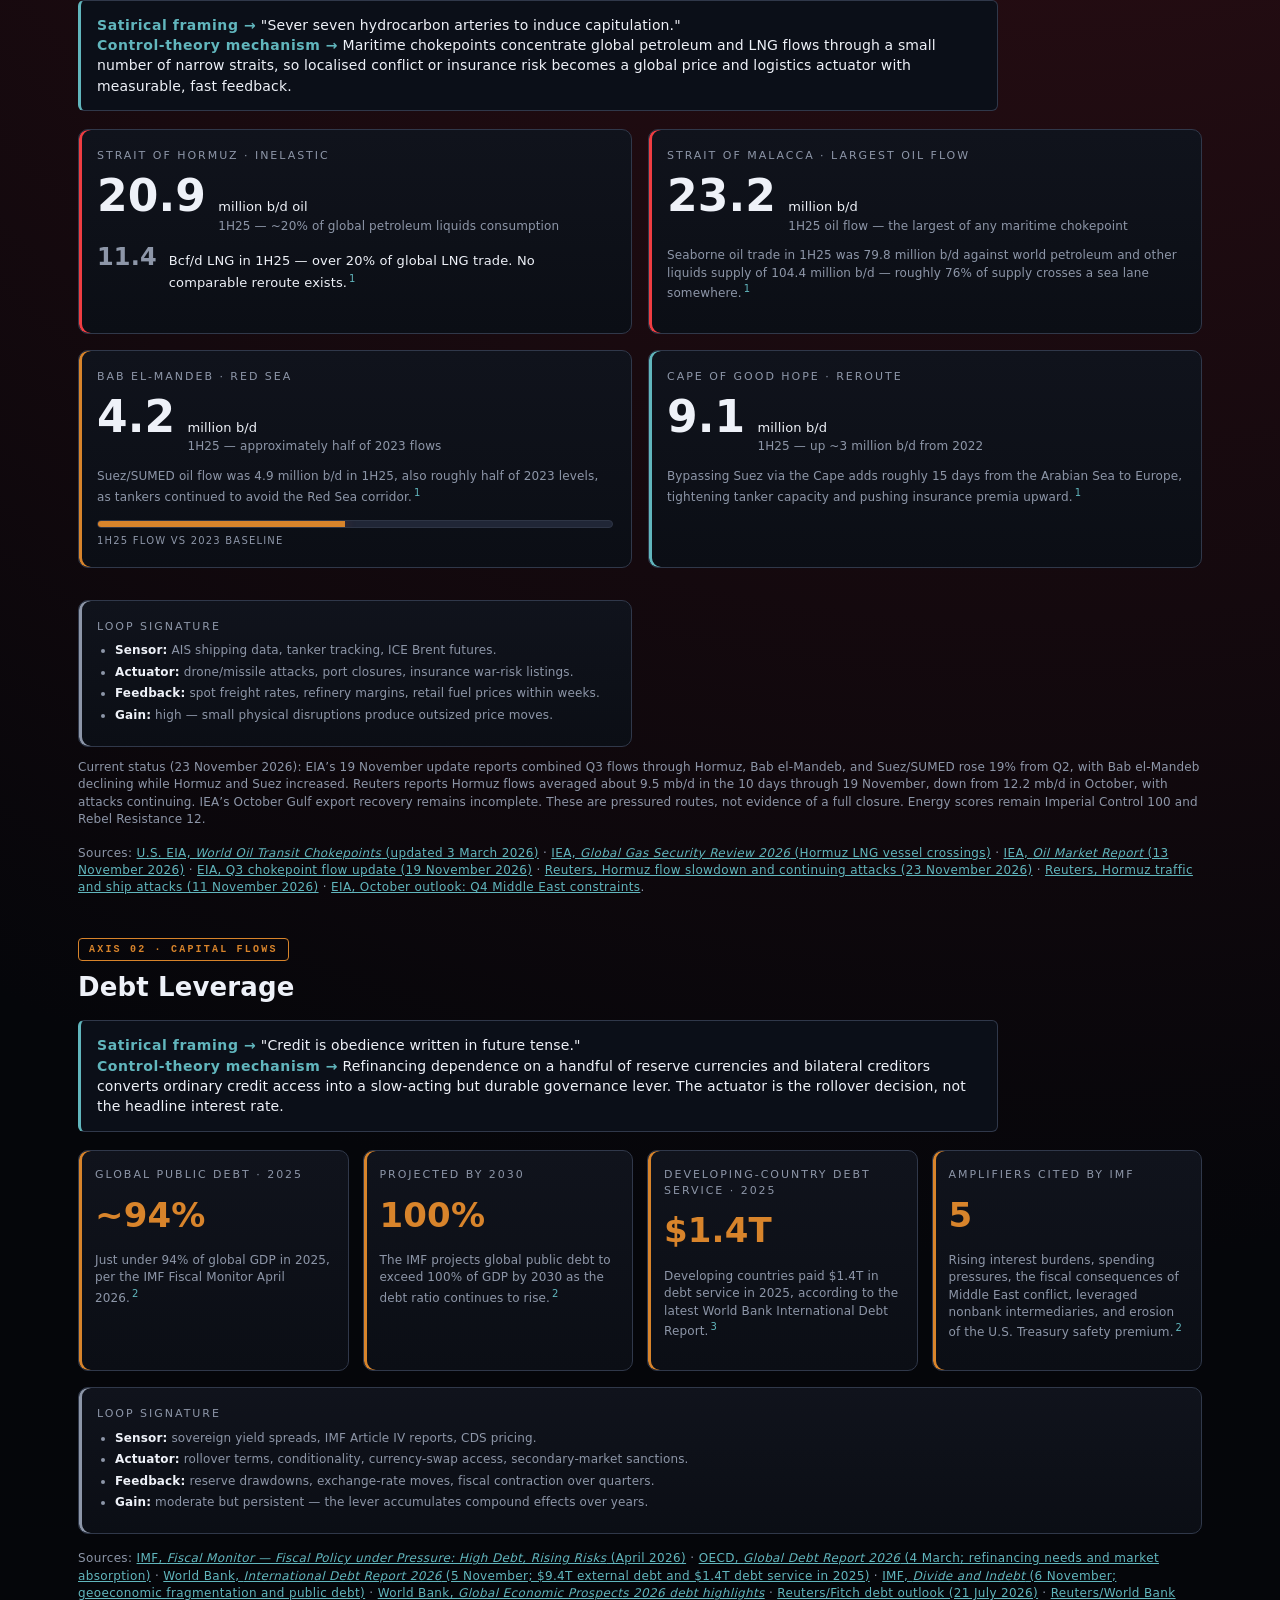
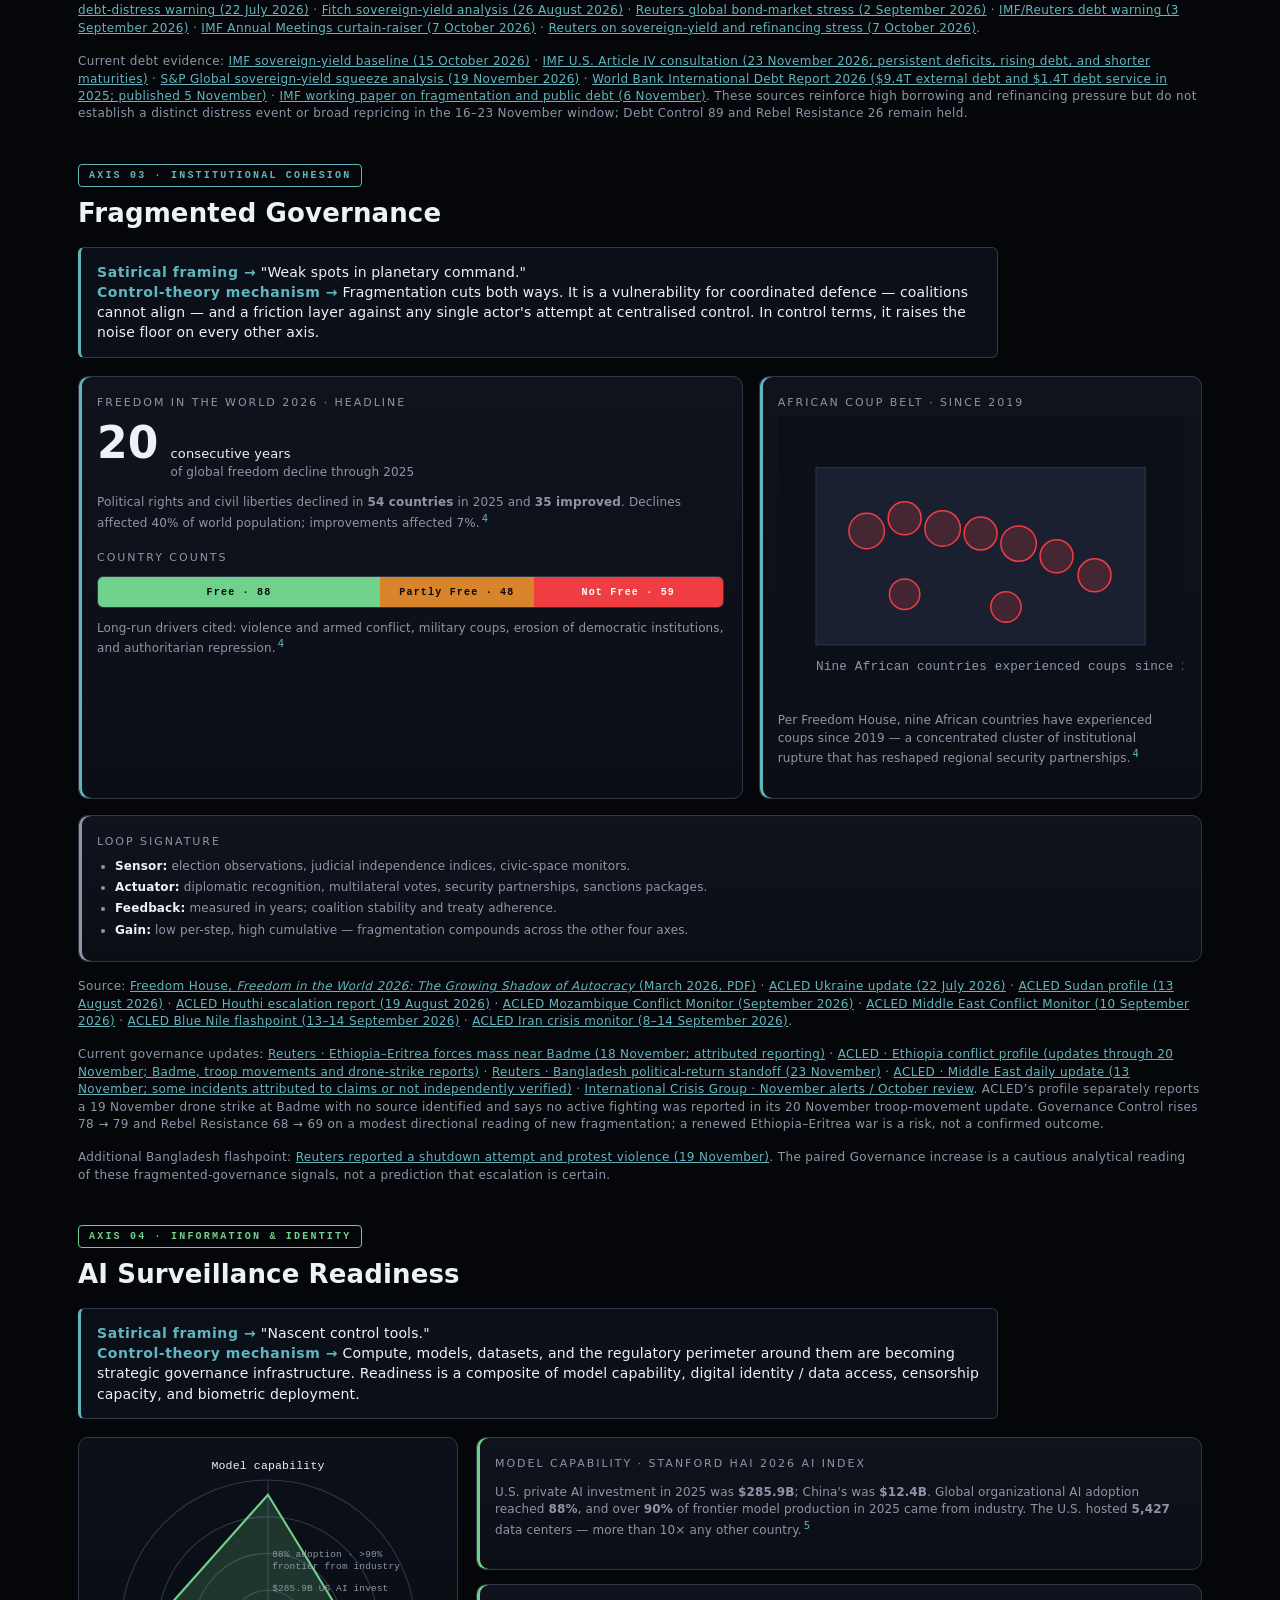
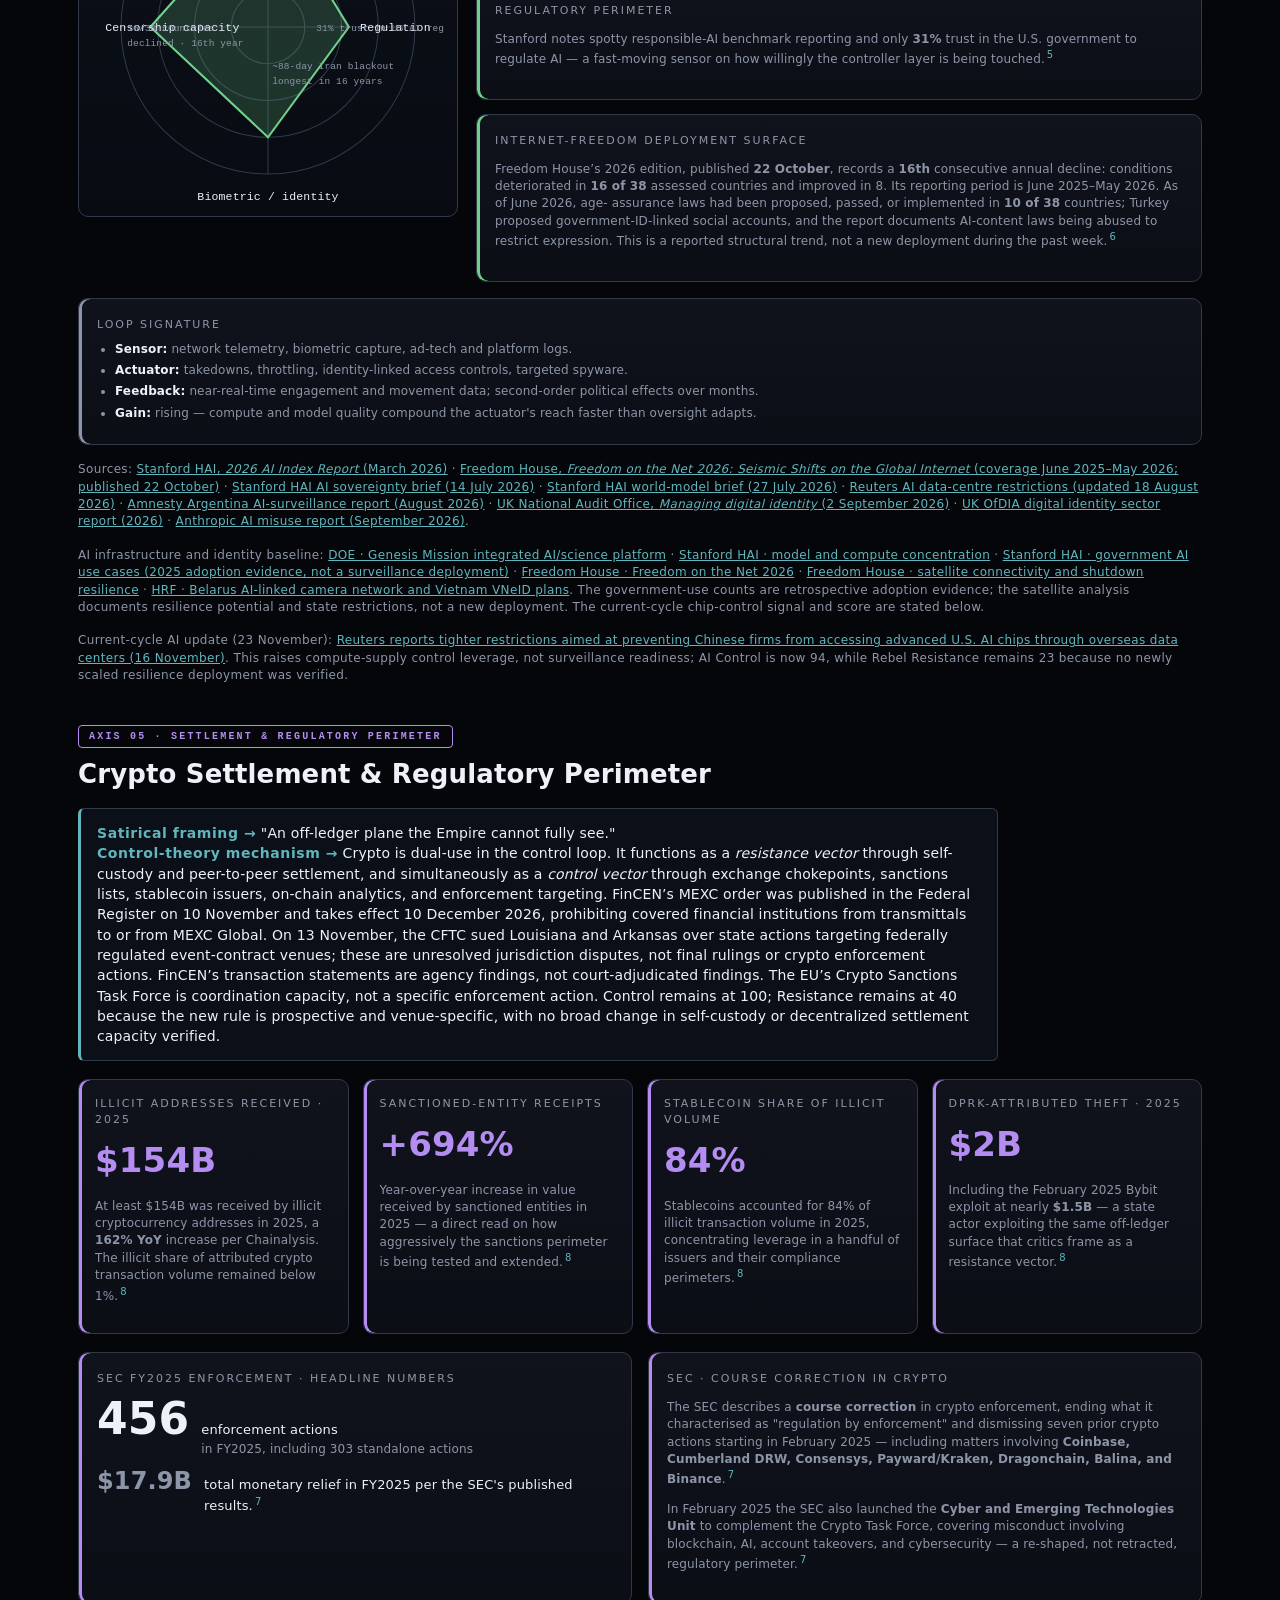
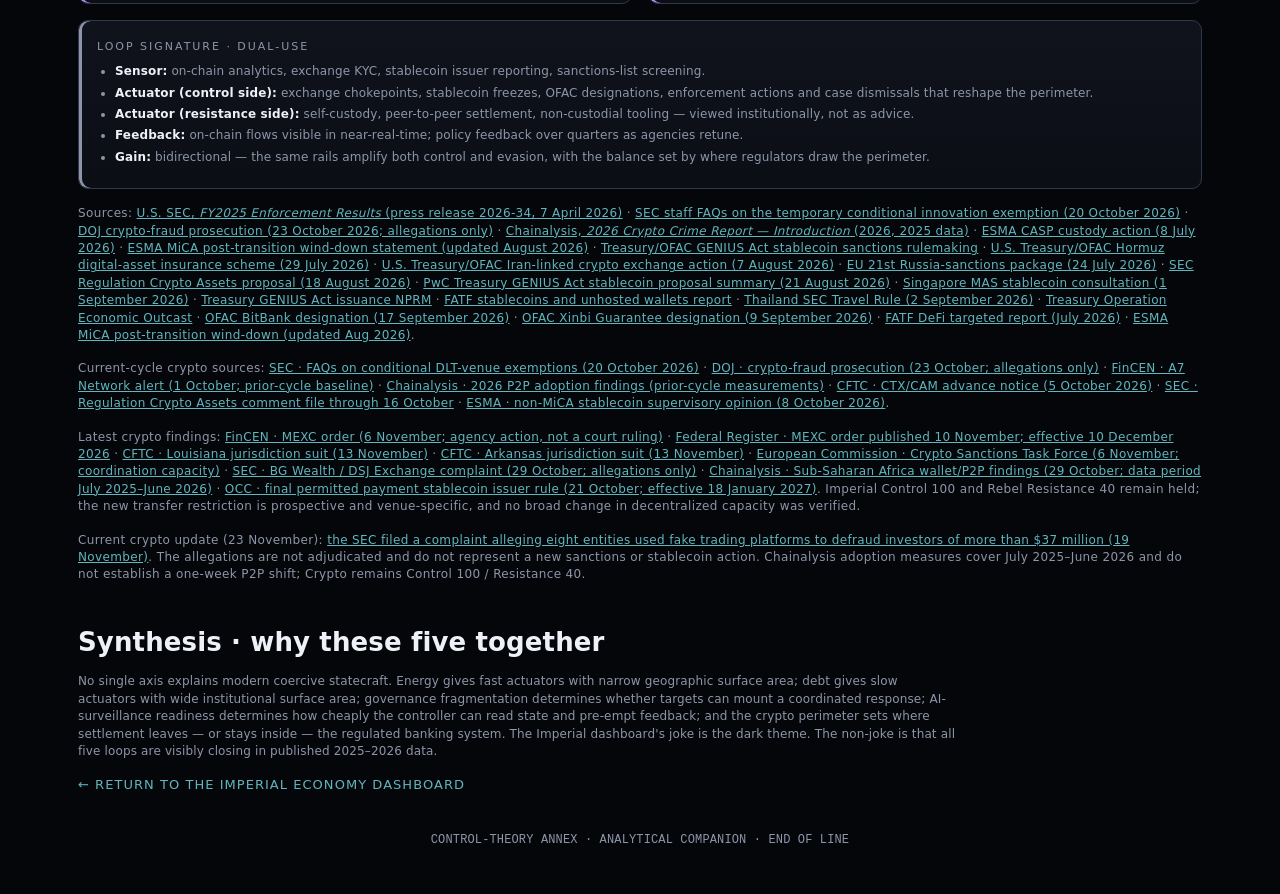
<file: control-theory-explainer.html>
<!doctype html>
<html lang="en">
<head>
  <meta charset="utf-8">
  <meta name="viewport" content="width=device-width,initial-scale=1">
  <title>Control-Theory Companion · Imperial Economy Dashboard</title>
  <meta name="description" content="An analytical companion to the satirical Imperial Economy Dashboard. Five control axes and the Rebel Resistance Index — energy, debt, governance, AI surveillance, and crypto — mapped to public reporting current through 23 November 2026.">
  <link rel="stylesheet" href="css/styles.css?v=20261123">
  <link rel="stylesheet" href="css/explainer.css">
</head>
<body class="explainer">
  <header class="top">
    <div class="brand">
      <div class="sigil">◆</div>
      <div>
        IMPERIAL COMMAND<br>
        <span class="small">Control-Theory Companion · Analytical Annex</span>
      </div>
    </div>
    <nav class="nav">
      <a href="index.html">← Dashboard</a>
      <a href="#energy">Energy</a>
      <a href="#debt">Debt</a>
      <a href="#governance">Governance</a>
      <a href="#ai">Surveillance</a>
      <a href="#crypto">Crypto</a>
      <a href="rebel-counter-briefing.html">Rebel Counter-Briefing →</a>
    </nav>
    <div class="live">● ANALYSIS MODE</div>
  </header>

  <main class="ex-main">
    <section class="ex-hero">
      <span class="tag">ANALYTICAL ANNEX · SOURCE BASE CURRENT THROUGH 23 NOVEMBER 2026</span>
      <h1>The dashboard is satire. <span>The axes are real control levers.</span></h1>
      <p class="ex-lede">
        The <a href="index.html">Imperial Economy Dashboard</a> is a fictional Sith
        command console. Strip the costume and five of its pillars map onto
        textbook geopolitical <em>control theory</em>: state and non-state actors
        observe a system, exert pressure through narrow leverage points, measure
        feedback, and adjust. This page reframes each axis as a mechanism and
        anchors it to published 2025–2026 data and the latest November updates,
        including energy-flow constraints, sovereign debt and yields, conflict
        risk, digital identity, and the two-sided crypto perimeter. The largest
        score movement this cycle is governance: Control rose 78 → 79 and
        Resistance 68 → 69 on renewed Ethiopia–Eritrea border tensions and
        reported Bangladesh political violence; renewed war is a risk, not a
        confirmed outcome. AI Control rose 93 → 94 on advanced-chip access
        restrictions involving overseas data centers, not a surveillance
        deployment. Crypto remains at Control 100 / Resistance 40; the MEXC rule
        is prospective and a new SEC complaint alleges fraud but is unadjudicated.
      </p>
      <p class="ex-cite">
        Latest-cycle sources (23 November 2026):
        <a href="https://www.iea.org/files/42bb838f-d20d-4815-8554-32146033967d/GlobalGasSecurityReview2026.pdf" target="_blank" rel="noopener">IEA · Global Gas Security Review 2026</a> ·
        <a href="https://www.iea.org/reports/oil-market-report-november-2026" target="_blank" rel="noopener">IEA · November Oil Market Report (13 November)</a> ·
        <a href="https://www.eia.gov/todayinenergy/detail.php?id=68485" target="_blank" rel="noopener">EIA · Q3 Middle East chokepoint flows (19 November)</a> ·
        <a href="https://www.reuters.com/commentary/reuters-open-interest/oils-iran-war-recovery-masks-stubborn-diesel-shortage-2026-11-23/" target="_blank" rel="noopener">Reuters · Hormuz flow slowdown and attacks (23 November)</a> ·
        <a href="https://www.reuters.com/world/middle-east/hormuz-traffic-is-up-so-are-attacks-2026-11-11/" target="_blank" rel="noopener">Reuters · Hormuz traffic and attacks (11 November)</a> ·
        <a href="https://www.reuters.com/world/middle-east/yemen-government-forces-withdraw-area-near-bab-el-mandeb-strait-houthis-control-2026-11-15/" target="_blank" rel="noopener">Reuters · Bab el-Mandeb territorial update (15 November)</a> ·
        <a href="https://www.ukmto.org/-/media/ukmto/products/jmic_advisory_update_110_01-nov-1.pdf?rev=d2be223caff04f09bbf58d94c9aa8e0a" target="_blank" rel="noopener">UKMTO/JMIC · Advisory 110 (1 November)</a> ·
        <a href="https://www.imf.org/en/blogs/articles/2026/10/13/rising-sovereign-yields-raise-the-fiscal-stakes" target="_blank" rel="noopener">IMF · sovereign-yield analysis</a> ·
        <a href="https://www.imf.org/-/media/files/publications/cr/2026/english/1usaea2026001.pdf" target="_blank" rel="noopener">IMF · U.S. Article IV consultation (23 November; fiscal risks and debt maturity)</a> ·
        <a href="https://www.spglobal.com/market-intelligence/en/news-insights/research/2026/11/picture-this-sovereign-yield-squeeze" target="_blank" rel="noopener">S&amp;P Global · sovereign-yield squeeze (19 November)</a> ·
        <a href="https://www.worldbank.org/en/news/press-release/2026/11/05/developing-countries-external-debt-surges-to-record-9-4-trillion" target="_blank" rel="noopener">World Bank · International Debt Report 2026 (5 November; before prior run)</a> ·
        <a href="https://elibrary.imf.org/view/journals/001/2026/239/001.2026.issue-239-en.xml" target="_blank" rel="noopener">IMF · fragmentation and debt working paper (6 November; before prior run)</a> ·
        <a href="https://www.oecd.org/en/publications/global-debt-report-2026_e9d80efd-en/full-report/sovereign-borrowing-outlook_4470147b.html" target="_blank" rel="noopener">OECD · Global Debt Report 2026 (4 March; structural context)</a> ·
        <a href="https://www.crisisgroup.org/sites/default/files/crisiswatch/crisiswatch-october-2026-global-overview.pdf" target="_blank" rel="noopener">International Crisis Group · November alerts / October review</a> ·
        <a href="https://acleddata.com/report/threat-infrastructure-war-looms-us-iran-confrontation-enters-critical-phase" target="_blank" rel="noopener">ACLED · Gulf infrastructure risk analysis (4 November)</a> ·
        <a href="https://acleddata.com/expert-comment/will-violent-spillover-myanmar-thailand-escalate" target="_blank" rel="noopener">ACLED · Myanmar–Thailand spillover analysis (5 November)</a> ·
        <a href="https://www.fincen.gov/news/news-releases/operation-economic-outcast-severs-mexc-globals-access-us-financial-system" target="_blank" rel="noopener">FinCEN · MEXC order (6 November; agency action, not a court ruling)</a> ·
        <a href="https://www.federalregister.gov/documents/2026/11/10/2026-22962/imposition-of-special-measure-prohibiting-the-transmittal-of-funds-involving-mexc-global" target="_blank" rel="noopener">Federal Register · MEXC special measure (published 10 November; effective 10 December)</a> ·
        <a href="https://www.cftc.gov/PressRoom/PressReleases/9326-26" target="_blank" rel="noopener">CFTC · Louisiana event-contract jurisdiction suit (13 November)</a> ·
        <a href="https://www.cftc.gov/PressRoom/PressReleases/9325-26" target="_blank" rel="noopener">CFTC · Arkansas prediction-market jurisdiction suit (13 November)</a> ·
        <a href="https://acleddata.com/current-crises/daily-data-strikes-across-middle-east" target="_blank" rel="noopener">ACLED · Middle East daily update (13 November; attribution caveats)</a> ·
        <a href="https://finance.ec.europa.eu/news/statement-commissioner-albuquerque-outcomes-tenth-meeting-high-level-meeting-sanctions-2026-11-06_en" target="_blank" rel="noopener">European Commission · Crypto Sanctions Task Force (6 November)</a> ·
        <a href="https://hai.stanford.edu/ai-index/2026-ai-index-report/research-and-development" target="_blank" rel="noopener">Stanford HAI · AI model and compute concentration</a> ·
        <a href="https://freedomhouse.org/report/freedom-net/2026/seismic-shifts-global-internet" target="_blank" rel="noopener">Freedom House · Freedom on the Net 2026</a> ·
        <a href="https://hrf.org/latest-category/ai-for-individual-rights/" target="_blank" rel="noopener">HRF · AI-rights newsletter archive (6 November; no new surveillance deployment reported)</a>.
      </p>
      <div class="ex-axes">
        <a class="ex-chip ex-chip-red"   href="#energy">Energy Chokepoints</a>
        <a class="ex-chip ex-chip-amber" href="#debt">Debt Leverage</a>
        <a class="ex-chip ex-chip-cyan"  href="#governance">Fragmented Governance</a>
        <a class="ex-chip ex-chip-green" href="#ai">AI Surveillance Readiness</a>
        <a class="ex-chip ex-chip-violet" href="#crypto">Crypto Perimeter</a>
      </div>
      <p class="ex-disclaimer">
        Framing note: this is a satirical metaphor rendered as an analytical
        control-theory visualization. It is descriptive analysis of structural
        levers visible in public reporting, not operational advice, and does not
        endorse any coercive use — or evasion — of the mechanisms it describes.
      </p>
    </section>

    <!-- ─── CONTROL LOOP DIAGRAM ─────────────────────────────────────── -->
    <section class="ex-section">
      <div class="ex-section-head">
        <h2>The control loop, generalised</h2>
        <p class="small">
          Each axis below is one instantiation of the same feedback loop: a
          <b>sensor</b> reads system state, a <b>controller</b> compares it to a
          desired set-point, and an <b>actuator</b> applies pressure through a
          chokepoint. The five axes differ only in which physical or institutional
          layer the chokepoint sits on.
        </p>
      </div>
      <div class="ex-loop-panel">
        <svg viewBox="0 0 760 230" role="img" aria-label="Generalised control loop: sensor, controller, actuator, plant, with feedback path." class="ex-loop">
          <defs>
            <marker id="arrow" viewBox="0 0 10 10" refX="9" refY="5" markerWidth="8" markerHeight="8" orient="auto-start-reverse">
              <path d="M0,0 L10,5 L0,10 z" fill="#8d96a8"/>
            </marker>
            <marker id="arrowRed" viewBox="0 0 10 10" refX="9" refY="5" markerWidth="8" markerHeight="8" orient="auto-start-reverse">
              <path d="M0,0 L10,5 L0,10 z" fill="#ef3d42"/>
            </marker>
          </defs>
          <g font-family="ui-monospace, monospace" font-size="12" fill="#eef1f8">
            <g class="ex-loop-box">
              <rect x="20"  y="70" width="140" height="60" rx="6"/>
              <text x="90"  y="95"  text-anchor="middle" font-weight="700">SENSOR</text>
              <text x="90"  y="115" text-anchor="middle" fill="#8d96a8">satellites · markets · OSINT</text>
            </g>
            <g class="ex-loop-box">
              <rect x="200" y="70" width="160" height="60" rx="6"/>
              <text x="280" y="95"  text-anchor="middle" font-weight="700">CONTROLLER</text>
              <text x="280" y="115" text-anchor="middle" fill="#8d96a8">state / coalition / firm</text>
            </g>
            <g class="ex-loop-box ex-loop-box-red">
              <rect x="400" y="70" width="160" height="60" rx="6"/>
              <text x="480" y="95"  text-anchor="middle" font-weight="700">ACTUATOR</text>
              <text x="480" y="115" text-anchor="middle" fill="#8d96a8">sanctions · tariffs · force</text>
            </g>
            <g class="ex-loop-box">
              <rect x="600" y="70" width="140" height="60" rx="6"/>
              <text x="670" y="95"  text-anchor="middle" font-weight="700">PLANT</text>
              <text x="670" y="115" text-anchor="middle" fill="#8d96a8">target economy/polity</text>
            </g>

            <line x1="160" y1="100" x2="200" y2="100" stroke="#8d96a8" stroke-width="2" marker-end="url(#arrow)"/>
            <line x1="360" y1="100" x2="400" y2="100" stroke="#8d96a8" stroke-width="2" marker-end="url(#arrow)"/>
            <line x1="560" y1="100" x2="600" y2="100" stroke="#ef3d42" stroke-width="2" marker-end="url(#arrowRed)"/>

            <path d="M670,130 L670,180 L90,180 L90,130" fill="none" stroke="#61b6bd" stroke-width="2" stroke-dasharray="4 4" marker-end="url(#arrow)"/>
            <text x="380" y="200" text-anchor="middle" fill="#61b6bd">feedback: prices, capital flows, protest, network telemetry, on-chain settlement</text>

            <text x="90"  y="55" text-anchor="middle" fill="#8d96a8">observe</text>
            <text x="280" y="55" text-anchor="middle" fill="#8d96a8">decide</text>
            <text x="480" y="55" text-anchor="middle" fill="#ef3d42">apply pressure</text>
            <text x="670" y="55" text-anchor="middle" fill="#8d96a8">respond</text>
          </g>
        </svg>
        <p class="small ex-loop-caption">
          The five axes below correspond to five chokepoint <em>classes</em>:
          physical flows (energy), capital flows (debt), institutional cohesion
          (governance), information/identity infrastructure (AI surveillance),
          and crypto settlement and its regulatory perimeter.
        </p>
      </div>
    </section>

    <!-- ─── ENERGY ───────────────────────────────────────────────────── -->
    <section class="ex-section" id="energy">
      <div class="ex-section-head">
        <span class="ex-pill ex-pill-red">AXIS 01 · PHYSICAL FLOWS</span>
        <h2>Energy Chokepoints</h2>
        <p class="ex-reframe">
          <b>Satirical framing →</b> "Sever seven hydrocarbon arteries to induce capitulation."
          <br>
          <b>Control-theory mechanism →</b> Maritime chokepoints concentrate global
          petroleum and LNG flows through a small number of narrow straits, so
          localised conflict or insurance risk becomes a global price and
          logistics actuator with measurable, fast feedback.
        </p>
      </div>

      <div class="ex-grid">
        <div class="ex-panel ex-panel-red">
          <div class="k">Strait of Hormuz · Inelastic</div>
          <div class="ex-stat">
            <span class="ex-stat-num">20.9</span>
            <span class="ex-stat-unit">million b/d oil<br><span class="small">1H25 — ~20% of global petroleum liquids consumption</span></span>
          </div>
          <div class="ex-stat ex-stat-small">
            <span class="ex-stat-num ex-muted">11.4</span>
            <span class="ex-stat-unit small">Bcf/d LNG in 1H25 — over 20% of global LNG trade. No comparable reroute exists.<sup><a href="#src-eia">1</a></sup></span>
          </div>
        </div>

        <div class="ex-panel ex-panel-red">
          <div class="k">Strait of Malacca · Largest oil flow</div>
          <div class="ex-stat">
            <span class="ex-stat-num">23.2</span>
            <span class="ex-stat-unit">million b/d<br><span class="small">1H25 oil flow — the largest of any maritime chokepoint</span></span>
          </div>
          <p class="small">
            Seaborne oil trade in 1H25 was 79.8 million b/d against world petroleum
            and other liquids supply of 104.4 million b/d — roughly 76% of supply
            crosses a sea lane somewhere.<sup><a href="#src-eia">1</a></sup>
          </p>
        </div>

        <div class="ex-panel ex-panel-amber">
          <div class="k">Bab el-Mandeb · Red Sea</div>
          <div class="ex-stat">
            <span class="ex-stat-num">4.2</span>
            <span class="ex-stat-unit">million b/d<br><span class="small">1H25 — approximately half of 2023 flows</span></span>
          </div>
          <p class="small">
            Suez/SUMED oil flow was 4.9 million b/d in 1H25, also roughly half of
            2023 levels, as tankers continued to avoid the Red Sea corridor.<sup><a href="#src-eia">1</a></sup>
          </p>
          <div class="ex-bar" aria-hidden="true">
            <div class="ex-bar-track"><div class="ex-bar-fill" style="width:48%;background:#d8842b"></div></div>
            <div class="ex-bar-label small">1H25 flow vs 2023 baseline</div>
          </div>
        </div>

        <div class="ex-panel ex-panel-cyan">
          <div class="k">Cape of Good Hope · Reroute</div>
          <div class="ex-stat">
            <span class="ex-stat-num">9.1</span>
            <span class="ex-stat-unit">million b/d<br><span class="small">1H25 — up ~3 million b/d from 2022</span></span>
          </div>
          <p class="small">
            Bypassing Suez via the Cape adds roughly 15 days from the Arabian Sea
            to Europe, tightening tanker capacity and pushing insurance premia
            upward.<sup><a href="#src-eia">1</a></sup>
          </p>
        </div>

        <div class="ex-panel ex-panel-loop ex-panel-wide">
          <div class="k">Loop signature</div>
          <ul class="ex-loop-list small">
            <li><b>Sensor:</b> AIS shipping data, tanker tracking, ICE Brent futures.</li>
            <li><b>Actuator:</b> drone/missile attacks, port closures, insurance war-risk listings.</li>
            <li><b>Feedback:</b> spot freight rates, refinery margins, retail fuel prices within weeks.</li>
            <li><b>Gain:</b> high — small physical disruptions produce outsized price moves.</li>
          </ul>
        </div>
      </div>
      <p class="small">
        Current status (23 November 2026): EIA’s 19 November update reports
        combined Q3 flows through Hormuz, Bab el-Mandeb, and Suez/SUMED rose 19%
        from Q2, with Bab el-Mandeb declining while Hormuz and Suez increased.
        Reuters reports Hormuz flows averaged about 9.5 mb/d in the 10 days
        through 19 November, down from 12.2 mb/d in October, with attacks
        continuing. IEA’s October Gulf export recovery remains incomplete.
        These are pressured routes, not evidence of a full closure. Energy scores
        remain Imperial Control 100 and Rebel Resistance 12.
      </p>
      <p class="ex-cite">
        Sources: <a id="src-eia" href="https://www.eia.gov/international/analysis/special-topics/World_Oil_Transit_Chokepoints" target="_blank" rel="noopener">U.S. EIA, <em>World Oil Transit Chokepoints</em> (updated 3 March 2026)</a> · <a href="https://www.iea.org/files/42bb838f-d20d-4815-8554-32146033967d/GlobalGasSecurityReview2026.pdf" target="_blank" rel="noopener">IEA, <em>Global Gas Security Review 2026</em> (Hormuz LNG vessel crossings)</a> · <a href="https://www.iea.org/reports/oil-market-report-november-2026" target="_blank" rel="noopener">IEA, <em>Oil Market Report</em> (13 November 2026)</a> · <a href="https://www.eia.gov/todayinenergy/detail.php?id=68485" target="_blank" rel="noopener">EIA, Q3 chokepoint flow update (19 November 2026)</a> · <a href="https://www.reuters.com/commentary/reuters-open-interest/oils-iran-war-recovery-masks-stubborn-diesel-shortage-2026-11-23/" target="_blank" rel="noopener">Reuters, Hormuz flow slowdown and continuing attacks (23 November 2026)</a> · <a href="https://www.reuters.com/world/middle-east/hormuz-traffic-is-up-so-are-attacks-2026-11-11/" target="_blank" rel="noopener">Reuters, Hormuz traffic and ship attacks (11 November 2026)</a> · <a href="https://www.eia.gov/outlooks/steo/report/global_oil.php" target="_blank" rel="noopener">EIA, October outlook: Q4 Middle East constraints</a>.
      </p>
    </section>

    <!-- ─── DEBT ─────────────────────────────────────────────────────── -->
    <section class="ex-section" id="debt">
      <div class="ex-section-head">
        <span class="ex-pill ex-pill-amber">AXIS 02 · CAPITAL FLOWS</span>
        <h2>Debt Leverage</h2>
        <p class="ex-reframe">
          <b>Satirical framing →</b> "Credit is obedience written in future tense."
          <br>
          <b>Control-theory mechanism →</b> Refinancing dependence on a handful of
          reserve currencies and bilateral creditors converts ordinary credit
          access into a slow-acting but durable governance lever. The actuator
          is the rollover decision, not the headline interest rate.
        </p>
      </div>

      <div class="ex-quad">
        <div class="ex-quad-card">
          <div class="k">Global public debt · 2025</div>
          <div class="ex-quad-num">~94%</div>
          <p class="small">Just under 94% of global GDP in 2025, per the IMF Fiscal Monitor April 2026.<sup><a href="#src-imf">2</a></sup></p>
        </div>
        <div class="ex-quad-card">
        <div class="k">Projected by 2030</div>
          <div class="ex-quad-num">100%</div>
          <p class="small">The IMF projects global public debt to exceed 100% of GDP by 2030 as the debt ratio continues to rise.<sup><a href="#src-imf-oct">2</a></sup></p>
        </div>
        <div class="ex-quad-card">
          <div class="k">Developing-country debt service · 2025</div>
          <div class="ex-quad-num">$1.4T</div>
          <p class="small">Developing countries paid $1.4T in debt service in 2025, according to the latest World Bank International Debt Report.<sup><a href="#src-wb">3</a></sup></p>
        </div>
        <div class="ex-quad-card">
          <div class="k">Amplifiers cited by IMF</div>
          <div class="ex-quad-num">5</div>
          <p class="small">Rising interest burdens, spending pressures, the fiscal consequences of Middle East conflict, leveraged nonbank intermediaries, and erosion of the U.S. Treasury safety premium.<sup><a href="#src-imf">2</a></sup></p>
        </div>
      </div>

      <div class="ex-panel ex-panel-loop ex-panel-wide">
        <div class="k">Loop signature</div>
        <ul class="ex-loop-list small">
          <li><b>Sensor:</b> sovereign yield spreads, IMF Article IV reports, CDS pricing.</li>
          <li><b>Actuator:</b> rollover terms, conditionality, currency-swap access, secondary-market sanctions.</li>
          <li><b>Feedback:</b> reserve drawdowns, exchange-rate moves, fiscal contraction over quarters.</li>
          <li><b>Gain:</b> moderate but persistent — the lever accumulates compound effects over years.</li>
        </ul>
      </div>
      <p class="ex-cite">
        Sources:
        <a id="src-imf" href="https://www.imf.org/en/publications/fm/issues/2026/04/15/fiscal-monitor-april-2026" target="_blank" rel="noopener">IMF, <em>Fiscal Monitor — Fiscal Policy under Pressure: High Debt, Rising Risks</em> (April 2026)</a> ·
        <a href="https://www.oecd.org/en/publications/global-debt-report-2026_e9d80efd-en/full-report/sovereign-borrowing-outlook_4470147b.html" target="_blank" rel="noopener">OECD, <em>Global Debt Report 2026</em> (4 March; refinancing needs and market absorption)</a> ·
        <a id="src-wb" href="https://www.worldbank.org/en/news/press-release/2026/11/05/developing-countries-external-debt-surges-to-record-9-4-trillion" target="_blank" rel="noopener">World Bank, <em>International Debt Report 2026</em> (5 November; $9.4T external debt and $1.4T debt service in 2025)</a> · <a href="https://elibrary.imf.org/view/journals/001/2026/239/001.2026.issue-239-en.xml" target="_blank" rel="noopener">IMF, <em>Divide and Indebt</em> (6 November; geoeconomic fragmentation and public debt)</a> · <a href="https://thedocs.worldbank.org/en/doc/2b672b3b0415d6b66c45b66579db4ef5-0050012026/related/GEP-Jun-2026-Chapter-3-highlights.pdf" target="_blank" rel="noopener">World Bank, <em>Global Economic Prospects 2026 debt highlights</em></a> · <a href="https://www.reuters.com/business/developed-market-debt-hit-record-758-trillion-shocks-spending-pressures-mount-2026-07-21/" target="_blank" rel="noopener">Reuters/Fitch debt outlook (21 July 2026)</a> · <a href="https://www.reuters.com/world/china/escalating-middle-east-war-could-slash-global-growth-13-2026-world-bank-chief-2026-07-22/" target="_blank" rel="noopener">Reuters/World Bank debt-distress warning (22 July 2026)</a> · <a href="https://www.fitchratings.com/research/sovereigns/sovereign-bond-yield-spike-highlights-persistent-fiscal-challenges-26-08-2026" target="_blank" rel="noopener">Fitch sovereign-yield analysis (26 August 2026)</a> · <a href="https://www.reuters.com/world/asia-pacific/bond-selloff-deepens-inflation-oil-prices-jolt-markets-2026-09-02/" target="_blank" rel="noopener">Reuters global bond-market stress (2 September 2026)</a> · <a href="https://www.reuters.com/world/china/imfs-georgieva-says-rising-bond-yields-threaten-progress-developing-country-debt-2026-09-03/" target="_blank" rel="noopener">IMF/Reuters debt warning (3 September 2026)</a> · <a href="https://www.imf.org/en/news/articles/2026/10/07/sp100726-2026-annual-meetings-curtain-raiser" target="_blank" rel="noopener">IMF Annual Meetings curtain-raiser (7 October 2026)</a> · <a href="https://www.reuters.com/world/asia-pacific/imf-chief-warns-energy-shock-growing-debt-ai-risks-threaten-global-growth-2026-10-07/" target="_blank" rel="noopener">Reuters on sovereign-yield and refinancing stress (7 October 2026)</a>.
      </p>
      <p class="ex-cite">Current debt evidence: <a id="src-imf-oct" href="https://blog-pfm.imf.org/en/pfmblog/2026/10/sovereign-yields" target="_blank" rel="noopener">IMF sovereign-yield baseline (15 October 2026)</a> · <a href="https://www.imf.org/-/media/files/publications/cr/2026/english/1usaea2026001.pdf" target="_blank" rel="noopener">IMF U.S. Article IV consultation (23 November 2026; persistent deficits, rising debt, and shorter maturities)</a> · <a href="https://www.spglobal.com/market-intelligence/en/news-insights/research/2026/11/picture-this-sovereign-yield-squeeze" target="_blank" rel="noopener">S&amp;P Global sovereign-yield squeeze analysis (19 November 2026)</a> · <a href="https://www.worldbank.org/en/news/press-release/2026/11/05/developing-countries-external-debt-surges-to-record-9-4-trillion" target="_blank" rel="noopener">World Bank International Debt Report 2026 ($9.4T external debt and $1.4T debt service in 2025; published 5 November)</a> · <a href="https://elibrary.imf.org/view/journals/001/2026/239/001.2026.issue-239-en.xml" target="_blank" rel="noopener">IMF working paper on fragmentation and public debt (6 November)</a>. These sources reinforce high borrowing and refinancing pressure but do not establish a distinct distress event or broad repricing in the 16–23 November window; Debt Control 89 and Rebel Resistance 26 remain held.</p>
    </section>

    <!-- ─── GOVERNANCE ───────────────────────────────────────────────── -->
    <section class="ex-section" id="governance">
      <div class="ex-section-head">
        <span class="ex-pill ex-pill-cyan">AXIS 03 · INSTITUTIONAL COHESION</span>
        <h2>Fragmented Governance</h2>
        <p class="ex-reframe">
          <b>Satirical framing →</b> "Weak spots in planetary command."
          <br>
          <b>Control-theory mechanism →</b> Fragmentation cuts both ways. It is a
          vulnerability for coordinated defence — coalitions cannot align —
          and a friction layer against any single actor's attempt at
          centralised control. In control terms, it raises the noise floor on
          every other axis.
        </p>
      </div>

      <div class="ex-grid ex-grid-21">
        <div class="ex-panel">
          <div class="k">Freedom in the World 2026 · headline</div>
          <div class="ex-stat">
            <span class="ex-stat-num">20</span>
            <span class="ex-stat-unit">consecutive years<br><span class="small">of global freedom decline through 2025</span></span>
          </div>
          <p class="small">
            Political rights and civil liberties declined in <b>54 countries</b>
            in 2025 and <b>35 improved</b>. Declines affected 40% of world
            population; improvements affected 7%.<sup><a href="#src-fh">4</a></sup>
          </p>

          <div class="k" style="margin-top:18px">Country counts</div>
          <div class="ex-stack" role="img" aria-label="Freedom in the World 2026 country counts: 88 Free, 48 Partly Free, 59 Not Free.">
            <div class="ex-stack-seg ex-stack-free"   style="flex:88"><span>Free · 88</span></div>
            <div class="ex-stack-seg ex-stack-partly" style="flex:48"><span>Partly Free · 48</span></div>
            <div class="ex-stack-seg ex-stack-not"    style="flex:59"><span>Not Free · 59</span></div>
          </div>
          <p class="small">
            Long-run drivers cited: violence and armed conflict, military coups,
            erosion of democratic institutions, and authoritarian repression.<sup><a href="#src-fh">4</a></sup>
          </p>
        </div>

        <div class="ex-panel">
          <div class="k">African coup belt · since 2019</div>
          <svg viewBox="0 0 320 220" role="img" aria-label="Mini map showing nine African countries that experienced coups since 2019." class="ex-mini-map">
            <rect x="0" y="0" width="320" height="220" fill="#0b0f18"/>
            <g fill="#1a2030" stroke="#283144">
              <path d="M30,40 L290,40 L290,180 L30,180 Z"/>
            </g>
            <g fill="#ef3d4233" stroke="#ef3d42" stroke-width="1.2">
              <circle cx="70"  cy="90"  r="14"/><circle cx="100" cy="80"  r="13"/>
              <circle cx="130" cy="88"  r="14"/><circle cx="160" cy="92"  r="13"/>
              <circle cx="190" cy="100" r="14"/><circle cx="220" cy="110" r="13"/>
              <circle cx="250" cy="125" r="13"/><circle cx="100" cy="140" r="12"/>
              <circle cx="180" cy="150" r="12"/>
            </g>
            <text x="30" y="200" font-family="ui-monospace, monospace" font-size="10" fill="#8d96a8">
              Nine African countries experienced coups since 2019
            </text>
          </svg>
          <p class="small">
            Per Freedom House, nine African countries have experienced coups since
            2019 — a concentrated cluster of institutional rupture that has
            reshaped regional security partnerships.<sup><a href="#src-fh">4</a></sup>
          </p>
        </div>
      </div>

      <div class="ex-panel ex-panel-loop ex-panel-wide">
        <div class="k">Loop signature</div>
        <ul class="ex-loop-list small">
          <li><b>Sensor:</b> election observations, judicial independence indices, civic-space monitors.</li>
          <li><b>Actuator:</b> diplomatic recognition, multilateral votes, security partnerships, sanctions packages.</li>
          <li><b>Feedback:</b> measured in years; coalition stability and treaty adherence.</li>
          <li><b>Gain:</b> low per-step, high cumulative — fragmentation compounds across the other four axes.</li>
        </ul>
      </div>
      <p class="ex-cite">
        Source: <a id="src-fh" href="https://freedomhouse.org/sites/default/files/2026-03/FIW2026_final_digital%20(1).pdf" target="_blank" rel="noopener">Freedom House, <em>Freedom in the World 2026: The Growing Shadow of Autocracy</em> (March 2026, PDF)</a> · <a href="https://acleddata.com/update/ukraine-war-situation-update-11-17-july-2026" target="_blank" rel="noopener">ACLED Ukraine update (22 July 2026)</a> · <a href="https://acleddata.com/country/sudan" target="_blank" rel="noopener">ACLED Sudan profile (13 August 2026)</a> · <a href="https://acleddata.com/report/houthis-ramp-activity-yemen-and-saudi-arabia-avoid-reigniting-civil-war-so-far" target="_blank" rel="noopener">ACLED Houthi escalation report (19 August 2026)</a> · <a href="https://acleddata.com/update/mozambique-conflict-monitor-update-september-2026" target="_blank" rel="noopener">ACLED Mozambique Conflict Monitor (September 2026)</a> · <a href="https://acleddata.com/monitor/middle-east-conflict-monitor" target="_blank" rel="noopener">ACLED Middle East Conflict Monitor (10 September 2026)</a> · <a href="https://acleddata.com/expert-comment/why-has-blue-nile-become-new-flashpoint-sudans-war" target="_blank" rel="noopener">ACLED Blue Nile flashpoint (13–14 September 2026)</a> · <a href="https://acleddata.com/iran-crisis-live" target="_blank" rel="noopener">ACLED Iran crisis monitor (8–14 September 2026)</a>.
      </p>
      <p class="ex-cite">
        Current governance updates: <a href="https://www.reuters.com/world/africa/ethiopia-eritrea-amass-forces-along-border-heightening-war-fears-sources-say-2026-11-18/" target="_blank" rel="noopener">Reuters · Ethiopia–Eritrea forces mass near Badme (18 November; attributed reporting)</a> · <a href="https://acleddata.com/country/conflict-ethiopia" target="_blank" rel="noopener">ACLED · Ethiopia conflict profile (updates through 20 November; Badme, troop movements and drone-strike reports)</a> · <a href="https://www.reuters.com/world/asia-pacific/bangladesh-vows-arrest-hasina-if-she-returns-india-2026-11-23/" target="_blank" rel="noopener">Reuters · Bangladesh political-return standoff (23 November)</a> · <a href="https://acleddata.com/current-crises/daily-data-strikes-across-middle-east" target="_blank" rel="noopener">ACLED · Middle East daily update (13 November; some incidents attributed to claims or not independently verified)</a> · <a href="https://www.crisisgroup.org/sites/default/files/crisiswatch/crisiswatch-october-2026-global-overview.pdf" target="_blank" rel="noopener">International Crisis Group · November alerts / October review</a>. ACLED’s profile separately reports a 19 November drone strike at Badme with no source identified and says no active fighting was reported in its 20 November troop-movement update. Governance Control rises 78 → 79 and Rebel Resistance 68 → 69 on a modest directional reading of new fragmentation; a renewed Ethiopia–Eritrea war is a risk, not a confirmed outcome.
      </p>
      <p class="ex-cite">Additional Bangladesh flashpoint: <a href="https://www.reuters.com/world/asia-pacific/parts-bangladesh-shut-down-protests-by-hasinas-party-yunus-home-set-ablaze-2026-11-19/" target="_blank" rel="noopener">Reuters reported a shutdown attempt and protest violence (19 November)</a>. The paired Governance increase is a cautious analytical reading of these fragmented-governance signals, not a prediction that escalation is certain.</p>
    </section>
    <!-- ─── AI SURVEILLANCE ──────────────────────────────────────────── -->
    <section class="ex-section" id="ai">
      <div class="ex-section-head">
        <span class="ex-pill ex-pill-green">AXIS 04 · INFORMATION &amp; IDENTITY</span>
        <h2>AI Surveillance Readiness</h2>
        <p class="ex-reframe">
          <b>Satirical framing →</b> "Nascent control tools."
          <br>
          <b>Control-theory mechanism →</b> Compute, models, datasets, and the
          regulatory perimeter around them are becoming strategic governance
          infrastructure. Readiness is a composite of model capability, digital
          identity / data access, censorship capacity, and biometric deployment.
        </p>
      </div>

      <div class="ex-radial-wrap">
        <svg viewBox="0 0 360 360" role="img" aria-label="Radial chart showing four AI-surveillance-readiness sub-axes." class="ex-radial">
          <g fill="none" stroke="#30384a">
            <circle cx="180" cy="180" r="140"/>
            <circle cx="180" cy="180" r="105"/>
            <circle cx="180" cy="180" r="70"/>
            <circle cx="180" cy="180" r="35"/>
          </g>
          <g stroke="#30384a">
            <line x1="180" y1="40"  x2="180" y2="320"/>
            <line x1="40"  y1="180" x2="320" y2="180"/>
          </g>
          <!-- Filled polygon: model capability 0.90, regulation 0.55, biometric/identity 0.75, censorship 0.70 -->
          <polygon points="180,54 257,180 180,285 68,180"
                   fill="#6fd18b33" stroke="#6fd18b" stroke-width="2"/>
          <g fill="#eef1f8" font-family="ui-monospace, monospace" font-size="11">
            <text x="180" y="30"  text-anchor="middle">Model capability</text>
            <text x="335" y="184" text-anchor="end">Regulation</text>
            <text x="180" y="345" text-anchor="middle">Biometric / identity</text>
            <text x="25"  y="184">Censorship capacity</text>
          </g>
          <g fill="#8d96a8" font-family="ui-monospace, monospace" font-size="9">
            <text x="184" y="146">$285.9B US AI invest</text>
            <text x="184" y="113">88% adoption · &gt;90%</text>
            <text x="184" y="125">frontier from industry</text>
            <text x="226" y="184">31% trust in US AI reg</text>
            <text x="184" y="220">~88-day Iran blackout</text>
            <text x="184" y="234">longest in 16 years</text>
            <text x="46"  y="184">16/38 countries</text>
            <text x="46"  y="198">declined · 16th year</text>
          </g>
        </svg>

        <div class="ex-radial-side">
          <div class="ex-panel ex-panel-green">
            <div class="k">Model capability · Stanford HAI 2026 AI Index</div>
            <p class="small">
              U.S. private AI investment in 2025 was <b>$285.9B</b>; China's was
              <b>$12.4B</b>. Global organizational AI adoption reached <b>88%</b>,
              and over <b>90%</b> of frontier model production in 2025 came from
              industry. The U.S. hosted <b>5,427</b> data centers — more than 10×
              any other country.<sup><a href="#src-hai">5</a></sup>
            </p>
          </div>
          <div class="ex-panel ex-panel-green">
            <div class="k">Regulatory perimeter</div>
            <p class="small">
              Stanford notes spotty responsible-AI benchmark reporting and only
              <b>31%</b> trust in the U.S. government to regulate AI — a
              fast-moving sensor on how willingly the controller layer is being
              touched.<sup><a href="#src-hai">5</a></sup>
            </p>
          </div>
          <div class="ex-panel ex-panel-green">
            <div class="k">Internet-freedom deployment surface</div>
            <p class="small">
              Freedom House’s 2026 edition, published <b>22 October</b>, records
              a <b>16th</b> consecutive annual decline: conditions deteriorated
              in <b>16 of 38</b> assessed countries and improved in 8. Its
              reporting period is June 2025–May 2026. As of June 2026, age-
              assurance laws had been proposed, passed, or implemented in
              <b>10 of 38</b> countries; Turkey proposed government-ID-linked
              social accounts, and the report documents AI-content laws being
              abused to restrict expression. This is a reported structural
              trend, not a new deployment during the past week.<sup><a href="#src-fotn">6</a></sup>
            </p>
          </div>
        </div>
      </div>

      <div class="ex-panel ex-panel-loop ex-panel-wide">
        <div class="k">Loop signature</div>
        <ul class="ex-loop-list small">
          <li><b>Sensor:</b> network telemetry, biometric capture, ad-tech and platform logs.</li>
          <li><b>Actuator:</b> takedowns, throttling, identity-linked access controls, targeted spyware.</li>
          <li><b>Feedback:</b> near-real-time engagement and movement data; second-order political effects over months.</li>
          <li><b>Gain:</b> rising — compute and model quality compound the actuator's reach faster than oversight adapts.</li>
        </ul>
      </div>
      <p class="ex-cite">
        Sources:
        <a id="src-hai"  href="https://hai.stanford.edu/ai-index/2026-ai-index-report" target="_blank" rel="noopener">Stanford HAI, <em>2026 AI Index Report</em> (March 2026)</a> ·
        <a id="src-fotn" href="https://freedomhouse.org/report/freedom-net/2026/seismic-shifts-global-internet" target="_blank" rel="noopener">Freedom House, <em>Freedom on the Net 2026: Seismic Shifts on the Global Internet</em> (coverage June 2025–May 2026; published 22 October)</a> · <a href="https://hai.stanford.edu/news/the-ai-sovereignty-paradox-should-countries-buy-build-or-lease-to-maintain-strategic-control-of-their-ai" target="_blank" rel="noopener">Stanford HAI AI sovereignty brief (14 July 2026)</a> · <a href="https://hai.stanford.edu/assets/files/hai-issue-brief-the-world-model-and-spatial-intelligence-era.pdf" target="_blank" rel="noopener">Stanford HAI world-model brief (27 July 2026)</a> · <a href="https://www.reuters.com/legal/litigation/where-authorities-are-restricting-data-centres-amid-ai-boom-2026-08-18/" target="_blank" rel="noopener">Reuters AI data-centre restrictions (updated 18 August 2026)</a> · <a href="https://www.amnesty.org/en/latest/news/2026/08/argentina-unchecked-deployment-of-ai-driven-surveillance-reinforces-a-techno-authoritarian-infrastructure-of-social-control/" target="_blank" rel="noopener">Amnesty Argentina AI-surveillance report (August 2026)</a> · <a href="https://www.nao.org.uk/wp-content/uploads/2026/09/Managing-digital-identity.pdf" target="_blank" rel="noopener">UK National Audit Office, <em>Managing digital identity</em> (2 September 2026)</a> · <a href="https://www.gov.uk/government/publications/digital-identity-sectoral-analysis-report-2026/digital-identity-sectoral-analysis-report-2026" target="_blank" rel="noopener">UK OfDIA digital identity sector report (2026)</a> · <a href="https://www.anthropic.com/threat-intelligence-report-september-2026" target="_blank" rel="noopener">Anthropic AI misuse report (September 2026)</a>.
      </p>
      <p class="ex-cite">
        AI infrastructure and identity baseline: <a href="https://www.energy.gov/undersecretaryforscience/genesis-mission/genesis-mission" target="_blank" rel="noopener">DOE · Genesis Mission integrated AI/science platform</a> · <a href="https://hai.stanford.edu/ai-index/2026-ai-index-report/research-and-development" target="_blank" rel="noopener">Stanford HAI · model and compute concentration</a> · <a href="https://hai.stanford.edu/policy/a-blueprint-for-evaluating-ai-in-public-administration" target="_blank" rel="noopener">Stanford HAI · government AI use cases (2025 adoption evidence, not a surveillance deployment)</a> · <a href="https://freedomhouse.org/report/freedom-net/2026/seismic-shifts-global-internet" target="_blank" rel="noopener">Freedom House · Freedom on the Net 2026</a> · <a href="https://freedomhouse.org/article/defeating-authoritarian-digital-blackouts-countering-internet-shutdowns-through-satellite" target="_blank" rel="noopener">Freedom House · satellite connectivity and shutdown resilience</a> · <a href="https://hrf.org/latest/hrfs-ai-for-individual-rights-newsletter-24/" target="_blank" rel="noopener">HRF · Belarus AI-linked camera network and Vietnam VNeID plans</a>. The government-use counts are retrospective adoption evidence; the satellite analysis documents resilience potential and state restrictions, not a new deployment. The current-cycle chip-control signal and score are stated below.
      </p>
      <p class="ex-cite">Current-cycle AI update (23 November): <a href="https://www.reuters.com/legal/litigation/us-issues-rule-protect-advanced-ai-chips-being-accessed-remotely-2026-11-16/" target="_blank" rel="noopener">Reuters reports tighter restrictions aimed at preventing Chinese firms from accessing advanced U.S. AI chips through overseas data centers (16 November)</a>. This raises compute-supply control leverage, not surveillance readiness; AI Control is now 94, while Rebel Resistance remains 23 because no newly scaled resilience deployment was verified.</p>
    </section>
    <!-- ─── CRYPTO ─────────────────────────────────────────────────── -->
    <section class="ex-section" id="crypto">
      <div class="ex-section-head">
        <span class="ex-pill ex-pill-violet">AXIS 05 · SETTLEMENT &amp; REGULATORY PERIMETER</span>
        <h2>Crypto Settlement &amp; Regulatory Perimeter</h2>
        <p class="ex-reframe">
          <b>Satirical framing →</b> "An off-ledger plane the Empire cannot fully see."
          <br>
          <b>Control-theory mechanism →</b> Crypto is dual-use in the control
          loop. It functions as a <em>resistance vector</em> through self-custody
          and peer-to-peer settlement, and simultaneously as a <em>control
          vector</em> through exchange chokepoints, sanctions lists, stablecoin
          issuers, on-chain analytics, and enforcement targeting. FinCEN’s
          MEXC order was published in the Federal Register on 10 November and
          takes effect 10 December 2026, prohibiting covered financial
          institutions from transmittals to or from MEXC Global. On 13 November,
          the CFTC sued Louisiana and Arkansas over state actions targeting
          federally regulated event-contract venues; these are unresolved
          jurisdiction disputes, not final rulings or crypto enforcement actions.
          FinCEN’s transaction statements are agency findings, not
          court-adjudicated findings. The EU’s Crypto Sanctions Task Force is
          coordination capacity, not a specific enforcement action. Control
          remains at 100; Resistance remains at 40 because the new rule is
          prospective and venue-specific, with no broad change in
          self-custody or decentralized settlement capacity verified.
        </p>
      </div>

      <div class="ex-quad">
        <div class="ex-quad-card ex-quad-card-violet">
          <div class="k">Illicit addresses received · 2025</div>
          <div class="ex-quad-num ex-quad-num-violet">$154B</div>
          <p class="small">At least $154B was received by illicit cryptocurrency addresses in 2025, a <b>162% YoY</b> increase per Chainalysis. The illicit share of attributed crypto transaction volume remained below 1%.<sup><a href="#src-chain">8</a></sup></p>
        </div>
        <div class="ex-quad-card ex-quad-card-violet">
          <div class="k">Sanctioned-entity receipts</div>
          <div class="ex-quad-num ex-quad-num-violet">+694%</div>
          <p class="small">Year-over-year increase in value received by sanctioned entities in 2025 — a direct read on how aggressively the sanctions perimeter is being tested and extended.<sup><a href="#src-chain">8</a></sup></p>
        </div>
        <div class="ex-quad-card ex-quad-card-violet">
          <div class="k">Stablecoin share of illicit volume</div>
          <div class="ex-quad-num ex-quad-num-violet">84%</div>
          <p class="small">Stablecoins accounted for 84% of illicit transaction volume in 2025, concentrating leverage in a handful of issuers and their compliance perimeters.<sup><a href="#src-chain">8</a></sup></p>
        </div>
        <div class="ex-quad-card ex-quad-card-violet">
          <div class="k">DPRK-attributed theft · 2025</div>
          <div class="ex-quad-num ex-quad-num-violet">$2B</div>
          <p class="small">Including the February 2025 Bybit exploit at nearly <b>$1.5B</b> — a state actor exploiting the same off-ledger surface that critics frame as a resistance vector.<sup><a href="#src-chain">8</a></sup></p>
        </div>
      </div>

      <div class="ex-grid">
        <div class="ex-panel ex-panel-violet">
          <div class="k">SEC FY2025 enforcement · headline numbers</div>
          <div class="ex-stat">
            <span class="ex-stat-num">456</span>
            <span class="ex-stat-unit">enforcement actions<br><span class="small">in FY2025, including 303 standalone actions</span></span>
          </div>
          <div class="ex-stat ex-stat-small">
            <span class="ex-stat-num ex-muted">$17.9B</span>
            <span class="ex-stat-unit small">total monetary relief in FY2025 per the SEC's published results.<sup><a href="#src-sec">7</a></sup></span>
          </div>
        </div>

        <div class="ex-panel ex-panel-violet">
          <div class="k">SEC · course correction in crypto</div>
          <p class="small">
            The SEC describes a <b>course correction</b> in crypto enforcement,
            ending what it characterised as "regulation by enforcement" and
            dismissing seven prior crypto actions starting in February 2025 —
            including matters involving <b>Coinbase, Cumberland DRW, Consensys,
            Payward/Kraken, Dragonchain, Balina, and Binance</b>.<sup><a href="#src-sec">7</a></sup>
          </p>
          <p class="small">
            In February 2025 the SEC also launched the <b>Cyber and Emerging
            Technologies Unit</b> to complement the Crypto Task Force, covering
            misconduct involving blockchain, AI, account takeovers, and
            cybersecurity — a re-shaped, not retracted, regulatory perimeter.<sup><a href="#src-sec">7</a></sup>
          </p>
        </div>
      </div>

      <div class="ex-panel ex-panel-loop ex-panel-wide">
        <div class="k">Loop signature · dual-use</div>
        <ul class="ex-loop-list small">
          <li><b>Sensor:</b> on-chain analytics, exchange KYC, stablecoin issuer reporting, sanctions-list screening.</li>
          <li><b>Actuator (control side):</b> exchange chokepoints, stablecoin freezes, OFAC designations, enforcement actions and case dismissals that reshape the perimeter.</li>
          <li><b>Actuator (resistance side):</b> self-custody, peer-to-peer settlement, non-custodial tooling — viewed institutionally, not as advice.</li>
          <li><b>Feedback:</b> on-chain flows visible in near-real-time; policy feedback over quarters as agencies retune.</li>
          <li><b>Gain:</b> bidirectional — the same rails amplify both control and evasion, with the balance set by where regulators draw the perimeter.</li>
        </ul>
      </div>

      <p class="ex-cite">
        Sources:
        <a id="src-sec"   href="https://www.sec.gov/newsroom/press-releases/2026-34" target="_blank" rel="noopener">U.S. SEC, <em>FY2025 Enforcement Results</em> (press release 2026-34, 7 April 2026)</a> ·
        <a href="https://www.sec.gov/featured-topics/crypto-task-force/cryptosec" target="_blank" rel="noopener">SEC staff FAQs on the temporary conditional innovation exemption (20 October 2026)</a> ·
        <a href="https://www.justice.gov/usao-cdca/pr/chinese-national-extradited-alleged-role-multimillion-dollar-cryptocurrency-scam" target="_blank" rel="noopener">DOJ crypto-fraud prosecution (23 October 2026; allegations only)</a> ·
        <a id="src-chain" href="https://www.chainalysis.com/blog/2026-crypto-crime-report-introduction/" target="_blank" rel="noopener">Chainalysis, <em>2026 Crypto Crime Report — Introduction</em> (2026, 2025 data)</a> · <a href="https://www.esma.europa.eu/press-news/esma-news/esma-launches-common-supervisory-action-casps-digital-operational-resilience" target="_blank" rel="noopener">ESMA CASP custody action (8 July 2026)</a> · <a href="https://www.esma.europa.eu/sites/default/files/2026-06/ESMA75-113276571-1710_Public_Statement_MiCA_transitional_period_ends.pdf" target="_blank" rel="noopener">ESMA MiCA post-transition wind-down statement (updated August 2026)</a> · <a href="https://ofac.treasury.gov/recent-actions/20260408_33" target="_blank" rel="noopener">Treasury/OFAC GENIUS Act stablecoin sanctions rulemaking</a> · <a href="https://home.treasury.gov/news/press-releases/sb0581" target="_blank" rel="noopener">U.S. Treasury/OFAC Hormuz digital-asset insurance scheme (29 July 2026)</a> · <a href="https://home.treasury.gov/news/press-releases/sb0598" target="_blank" rel="noopener">U.S. Treasury/OFAC Iran-linked crypto exchange action (7 August 2026)</a> · <a href="https://www.eeas.europa.eu/delegations/ukraine/21st-package-sanctions-eu-hits-russian-energy-financial-services-and-crypto-hard_en" target="_blank" rel="noopener">EU 21st Russia-sanctions package (24 July 2026)</a> · <a href="https://www.sec.gov/newsroom/press-releases/2026-76-sec-proposes-new-regulation-crypto-assets" target="_blank" rel="noopener">SEC Regulation Crypto Assets proposal (18 August 2026)</a> · <a href="https://www.pwc.com/us/en/industries/financial-services/library/our-take/stablecoin-proposal-fincen-boi-aug-21-2026.html" target="_blank" rel="noopener">PwC Treasury GENIUS Act stablecoin proposal summary (21 August 2026)</a> · <a href="https://www.mas.gov.sg/news/media-releases/2026/mas-consults-on-legislative-amendments-to-implement-stablecoin-regulatory-framework" target="_blank" rel="noopener">Singapore MAS stablecoin consultation (1 September 2026)</a> · <a href="https://home.treasury.gov/news/press-releases/sb0605" target="_blank" rel="noopener">Treasury GENIUS Act issuance NPRM</a> · <a href="https://www.fatf-gafi.org/en/publications/Methodsandtrends/targeted-report-stablecoins-unhosted-wallets-peer-to-peer-transactions.html" target="_blank" rel="noopener">FATF stablecoins and unhosted wallets report</a> · <a href="https://www.sec.or.th/EN/Pages/News_Detail.aspx?SECID=13277" target="_blank" rel="noopener">Thailand SEC Travel Rule (2 September 2026)</a> · <a href="https://home.treasury.gov/news/press-releases/sb0613" target="_blank" rel="noopener">Treasury Operation Economic Outcast</a> · <a href="https://home.treasury.gov/news/press-releases/sb0632" target="_blank" rel="noopener">OFAC BitBank designation (17 September 2026)</a> · <a href="https://home.treasury.gov/news/press-releases/sb0624" target="_blank" rel="noopener">OFAC Xinbi Guarantee designation (9 September 2026)</a> · <a href="https://www.fatf-gafi.org/content/dam/fatf-gafi/reports/targeted-report-decentralised-finance-2026.pdf.coredownload.pdf" target="_blank" rel="noopener">FATF DeFi targeted report (July 2026)</a> · <a href="https://www.esma.europa.eu/sites/default/files/2026-06/ESMA75-113276571-1710_Public_Statement_MiCA_transitional_period_ends.pdf" target="_blank" rel="noopener">ESMA MiCA post-transition wind-down (updated Aug 2026)</a>.
      </p>
      <p class="ex-cite">
        Current-cycle crypto sources: <a href="https://www.sec.gov/featured-topics/crypto-task-force/cryptosec" target="_blank" rel="noopener">SEC · FAQs on conditional DLT-venue exemptions (20 October 2026)</a> · <a href="https://www.justice.gov/usao-cdca/pr/chinese-national-extradited-alleged-role-multimillion-dollar-cryptocurrency-scam" target="_blank" rel="noopener">DOJ · crypto-fraud prosecution (23 October; allegations only)</a> · <a href="https://www.fincen.gov/system/files/2026-10/FinCEN-Alert-A7-Network.pdf" target="_blank" rel="noopener">FinCEN · A7 Network alert (1 October; prior-cycle baseline)</a> · <a href="https://www.chainalysis.com/blog/2026-global-crypto-adoption-index/" target="_blank" rel="noopener">Chainalysis · 2026 P2P adoption findings (prior-cycle measurements)</a> · <a href="https://www.cftc.gov/PressRoom/PressReleases/9307-26" target="_blank" rel="noopener">CFTC · CTX/CAM advance notice (5 October 2026)</a> · <a href="https://www.sec.gov/rules-regulations/public-comments/s7-2026-27" target="_blank" rel="noopener">SEC · Regulation Crypto Assets comment file through 16 October</a> · <a href="https://www.esma.europa.eu/press-news/esma-news/esma-sets-out-supervisory-expectations-services-related-unauthorised" target="_blank" rel="noopener">ESMA · non-MiCA stablecoin supervisory opinion (8 October 2026)</a>.
      </p>
      <p class="ex-cite">
        Latest crypto findings: <a href="https://www.fincen.gov/news/news-releases/operation-economic-outcast-severs-mexc-globals-access-us-financial-system" target="_blank" rel="noopener">FinCEN · MEXC order (6 November; agency action, not a court ruling)</a> · <a href="https://www.federalregister.gov/documents/2026/11/10/2026-22962/imposition-of-special-measure-prohibiting-the-transmittal-of-funds-involving-mexc-global" target="_blank" rel="noopener">Federal Register · MEXC order published 10 November; effective 10 December 2026</a> · <a href="https://www.cftc.gov/PressRoom/PressReleases/9326-26" target="_blank" rel="noopener">CFTC · Louisiana jurisdiction suit (13 November)</a> · <a href="https://www.cftc.gov/PressRoom/PressReleases/9325-26" target="_blank" rel="noopener">CFTC · Arkansas jurisdiction suit (13 November)</a> · <a href="https://finance.ec.europa.eu/news/statement-commissioner-albuquerque-outcomes-tenth-meeting-high-level-meeting-sanctions-2026-11-06_en" target="_blank" rel="noopener">European Commission · Crypto Sanctions Task Force (6 November; coordination capacity)</a> · <a href="https://www.sec.gov/enforcement-litigation/litigation-releases/lr-26679" target="_blank" rel="noopener">SEC · BG Wealth / DSJ Exchange complaint (29 October; allegations only)</a> · <a href="https://www.chainalysis.com/blog/sub-saharan-africa-crypto-adoption-2026/" target="_blank" rel="noopener">Chainalysis · Sub-Saharan Africa wallet/P2P findings (29 October; data period July 2025–June 2026)</a> · <a href="https://www.occ.gov/news-issuances/news-releases/2026/nr-occ-2026-92.html" target="_blank" rel="noopener">OCC · final permitted payment stablecoin issuer rule (21 October; effective 18 January 2027)</a>. Imperial Control 100 and Rebel Resistance 40 remain held; the new transfer restriction is prospective and venue-specific, and no broad change in decentralized capacity was verified.
      </p>
      <p class="ex-cite">Current crypto update (23 November): <a href="https://www.sec.gov/newsroom/press-releases/2026-115-sec-eight-entities-used-fake-crypto-asset-trading-platforms-steal-more-37-million-us-investors" target="_blank" rel="noopener">the SEC filed a complaint alleging eight entities used fake trading platforms to defraud investors of more than $37 million (19 November)</a>. The allegations are not adjudicated and do not represent a new sanctions or stablecoin action. Chainalysis adoption measures cover July 2025–June 2026 and do not establish a one-week P2P shift; Crypto remains Control 100 / Resistance 40.</p>
    </section>
    <!-- ─── SYNTHESIS ────────────────────────────────────────────────── -->
    <section class="ex-section">
      <div class="ex-section-head">
        <h2>Synthesis · why these five together</h2>
        <p class="small">
          No single axis explains modern coercive statecraft. Energy gives fast
          actuators with narrow geographic surface area; debt gives slow
          actuators with wide institutional surface area; governance fragmentation
          determines whether targets can mount a coordinated response;
          AI-surveillance readiness determines how cheaply the controller can
          read state and pre-empt feedback; and the crypto perimeter sets where
          settlement leaves — or stays inside — the regulated banking system. The
          Imperial dashboard's joke is the dark theme. The non-joke is that all
          five loops are visibly closing in published 2025–2026 data.
        </p>
      </div>
      <p class="ex-back"><a href="index.html">← Return to the Imperial Economy Dashboard</a></p>
    </section>

    <div class="foot">CONTROL-THEORY ANNEX · ANALYTICAL COMPANION · END OF LINE</div>
  </main>
</body>
</html>
</file>
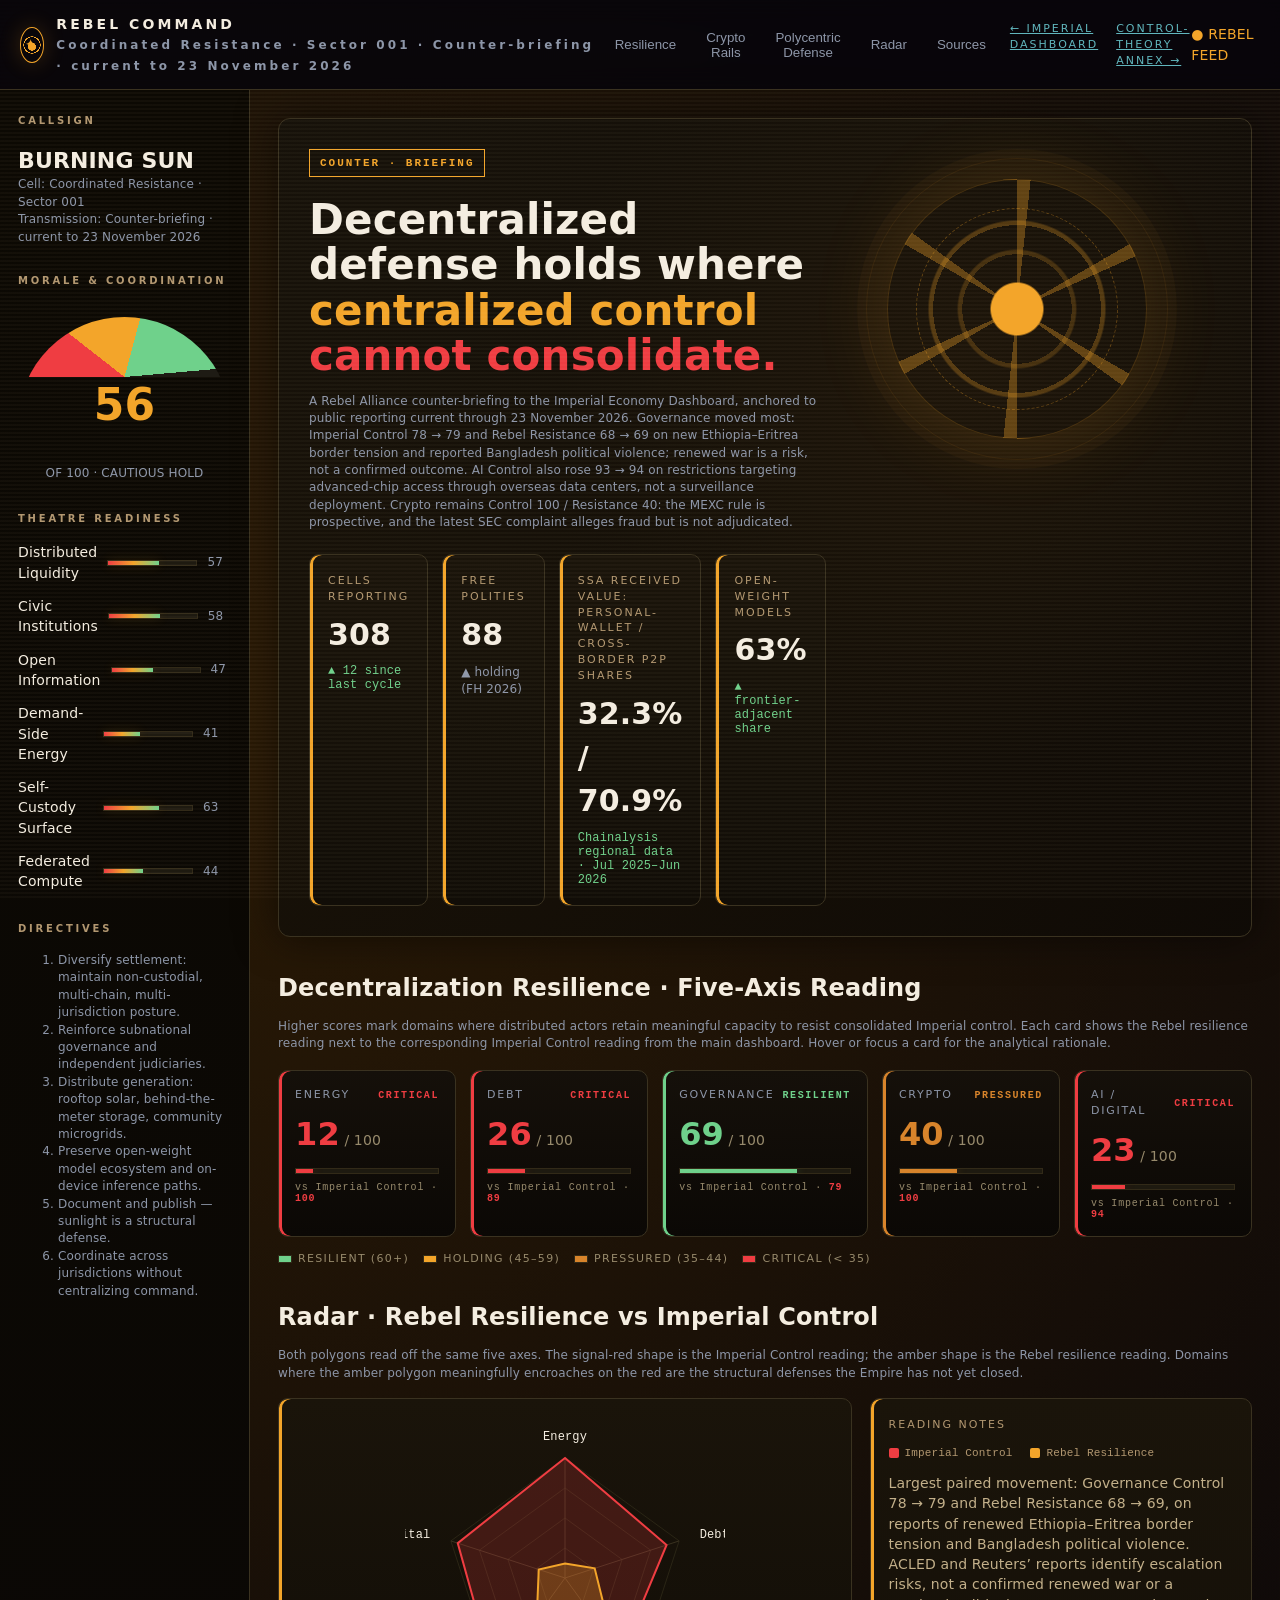
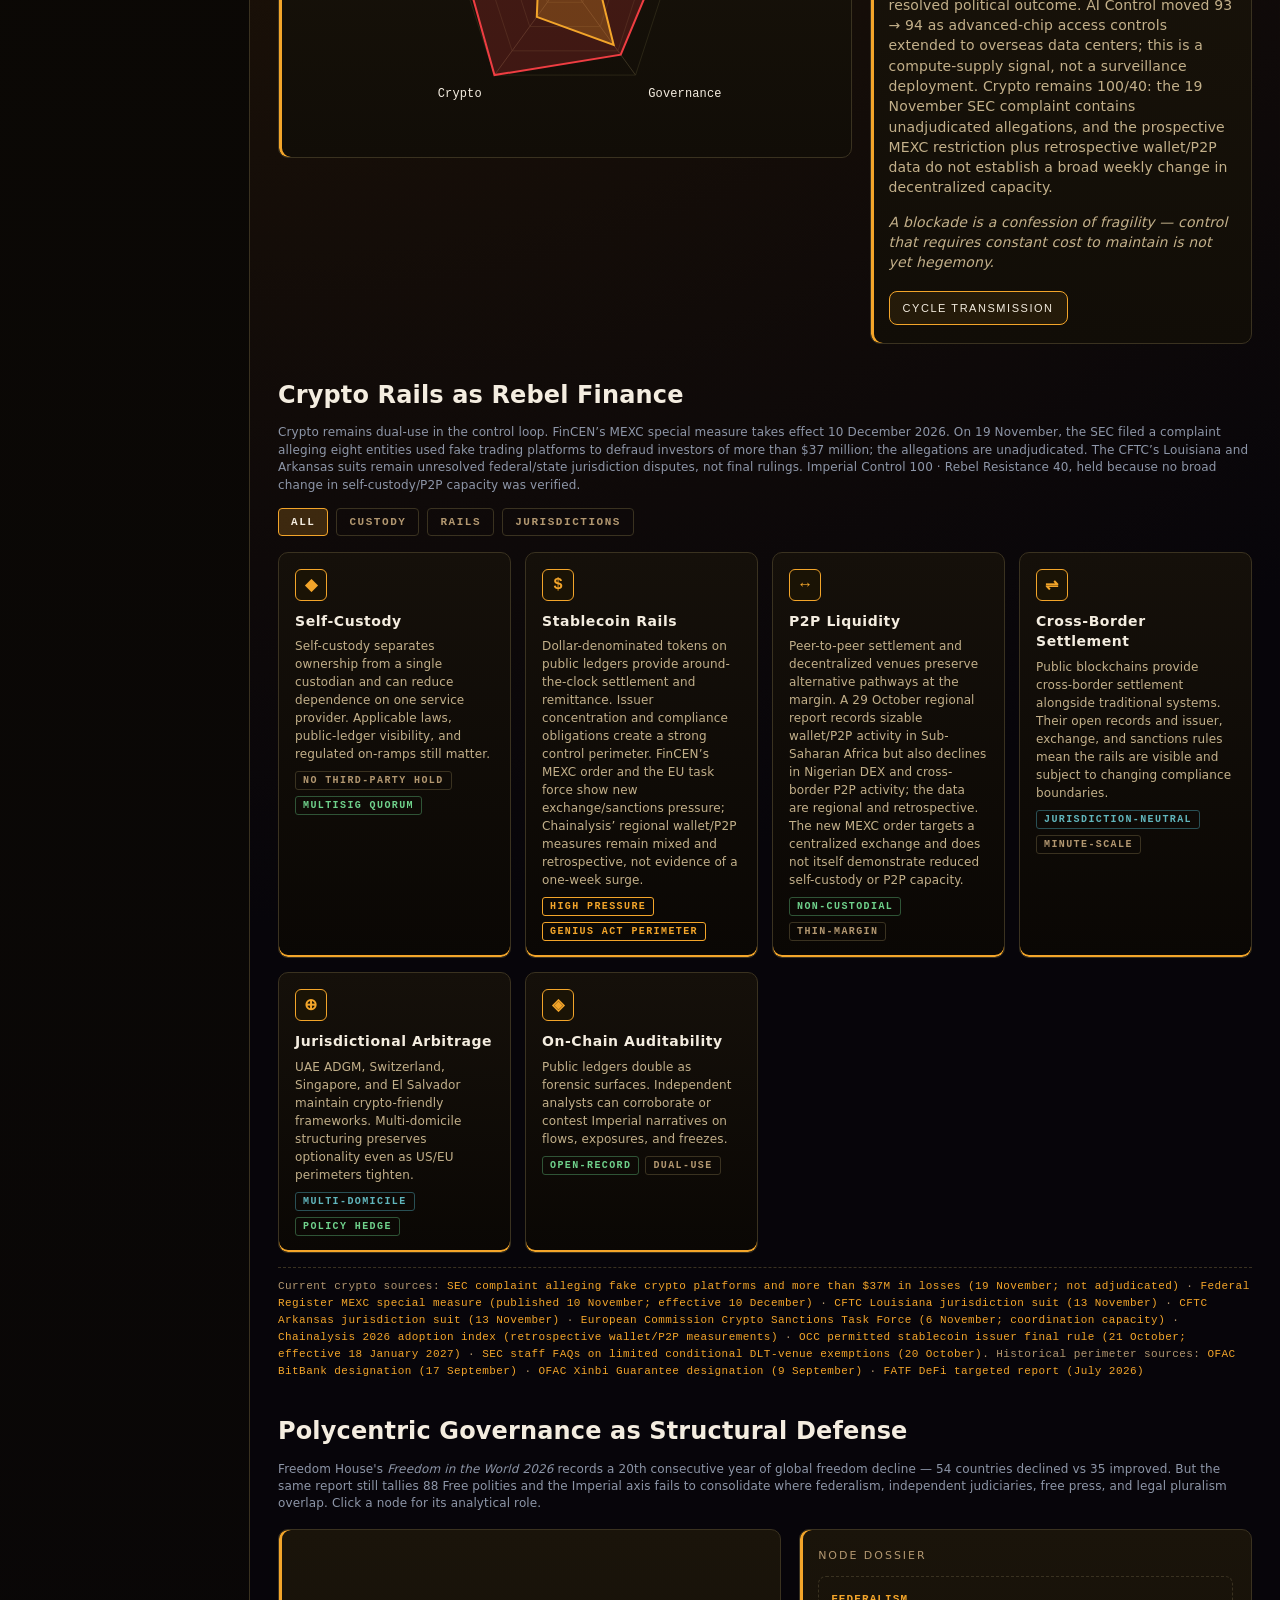
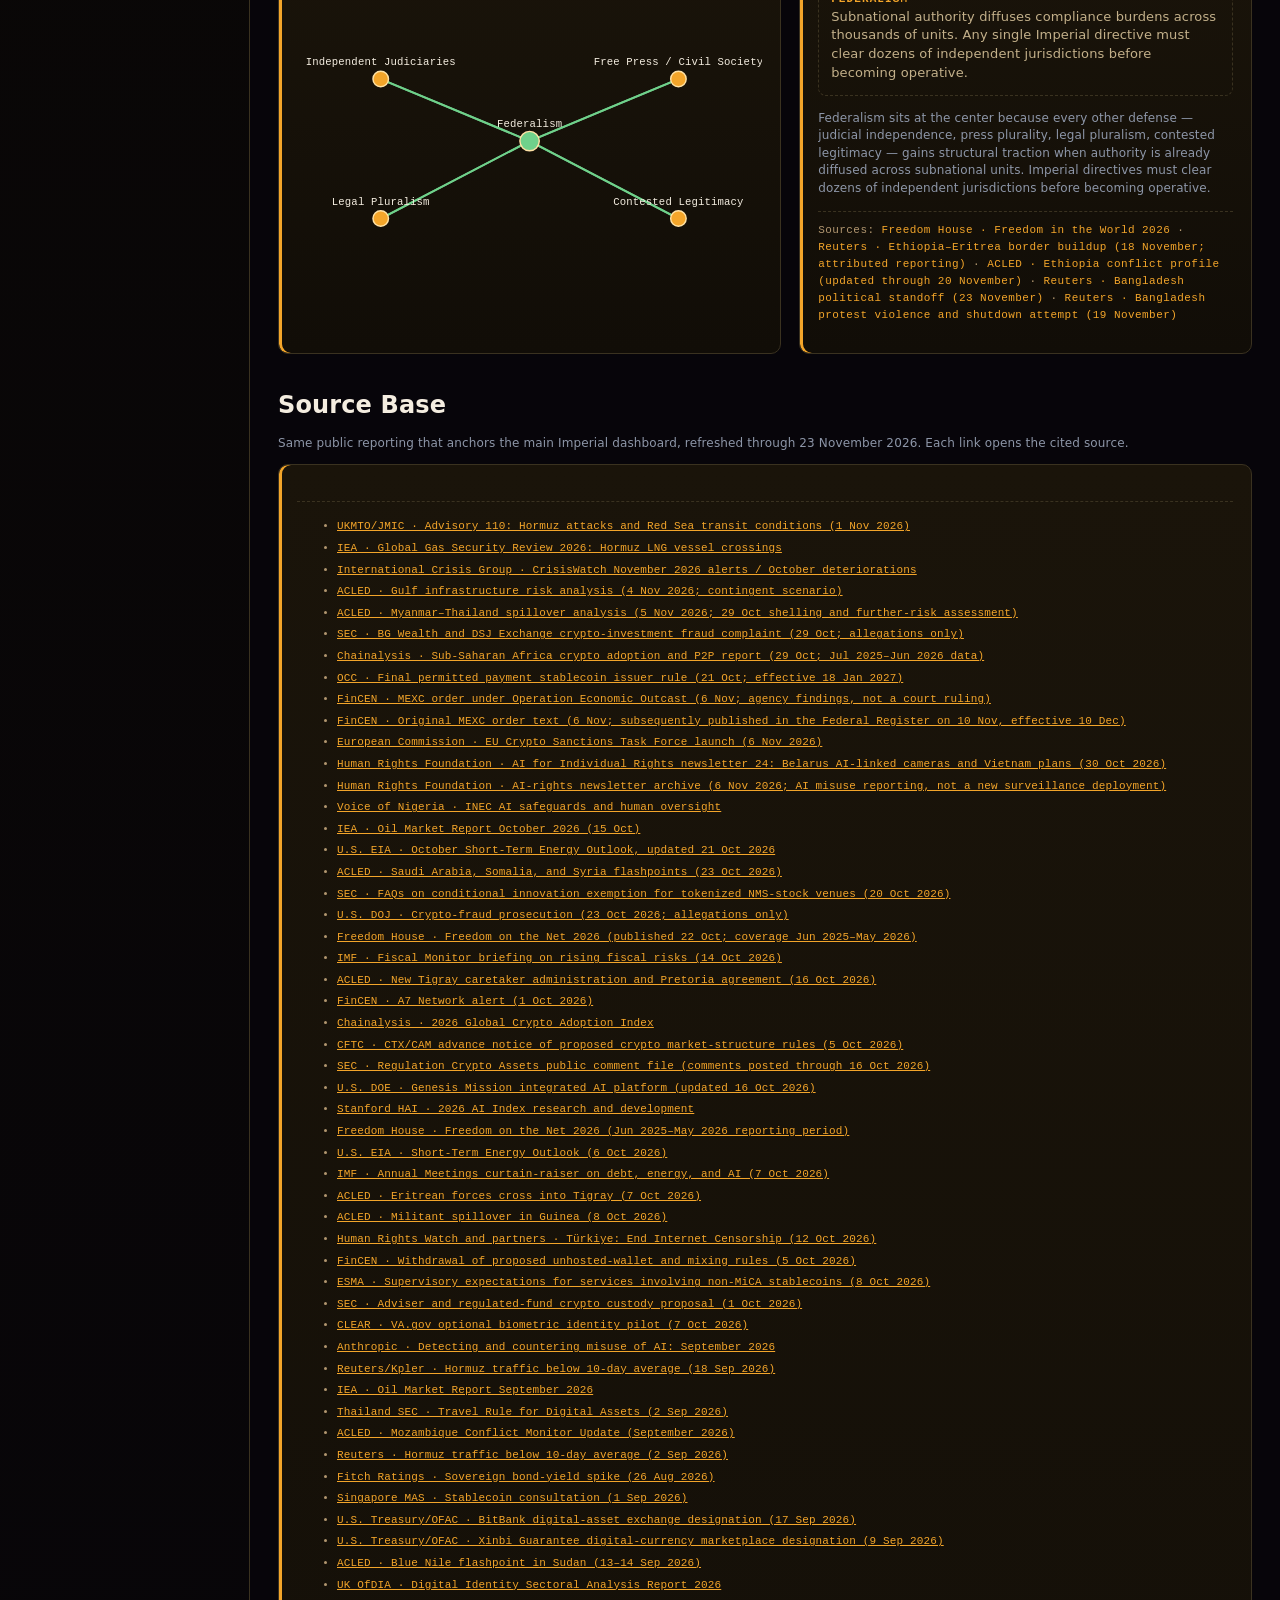
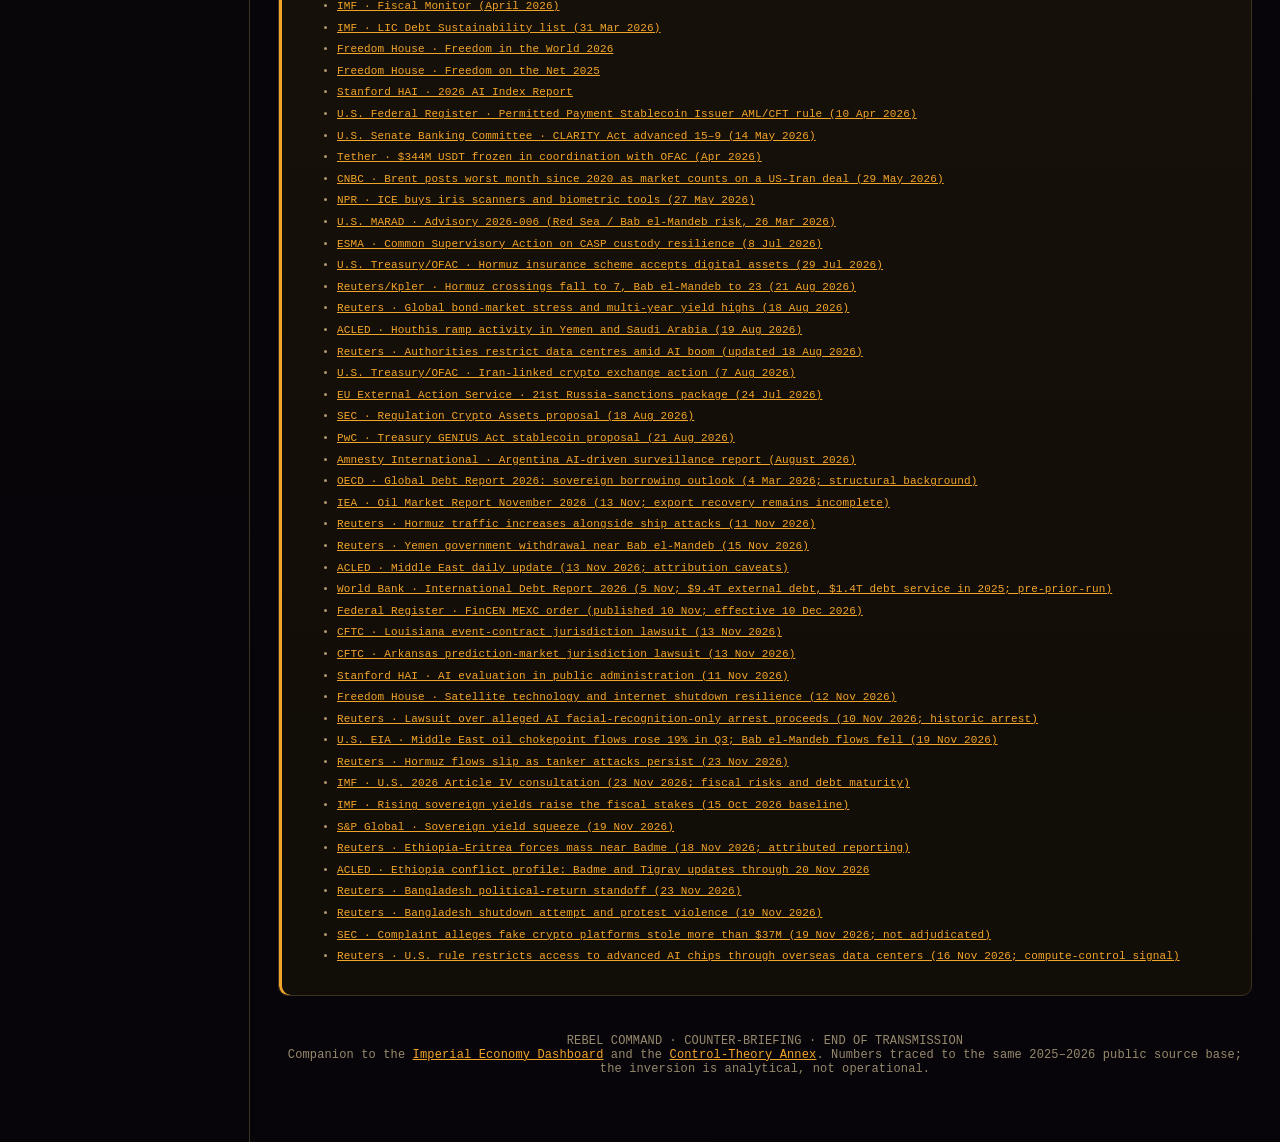
<file: rebel-counter-briefing.html>
<!doctype html>
<html lang="en">
<head>
  <meta charset="utf-8">
  <meta name="viewport" content="width=device-width,initial-scale=1">
  <title>Rebel Counter-Briefing · Imperial Economy Dashboard</title>
  <meta name="description" content="Rebel Alliance counter-briefing companion to the Imperial Economy Dashboard — decentralization resilience across energy, debt, governance, crypto, and AI / digital control, refreshed against public reporting current to 23 November 2026.">
  <link rel="stylesheet" href="css/styles.css?v=20261123">
  <link rel="stylesheet" href="css/rebel.css?v=20261123">
</head>
<body class="rb">
  <header class="top">
    <div class="brand">
      <div class="sigil" aria-hidden="true">✦</div>
      <div>
        REBEL COMMAND<br>
        <span class="small" id="opSector">Coordinated Resistance · current to 23 November 2026</span>
      </div>
    </div>
    <nav class="nav">
      <button onclick="go('resilience')">Resilience</button>
      <button onclick="go('crypto')">Crypto Rails</button>
      <button onclick="go('governance')">Polycentric Defense</button>
      <button onclick="go('radar')">Radar</button>
      <button onclick="go('sources')">Sources</button>
      <a href="index.html">← Imperial Dashboard</a>
      <a href="control-theory-explainer.html">Control-Theory Annex →</a>
    </nav>
    <div class="live">● REBEL FEED</div>
  </header>

  <div class="wrap">
    <aside class="side">
      <h3>Callsign</h3>
      <div class="op" id="callsignName">—</div>
      <div class="small" id="callsignCell">—</div>

      <h3 style="margin-top:28px">Morale &amp; Coordination</h3>
      <div class="meter" id="moraleMeter" data-value="—"></div>
      <div class="small" style="text-align:center" id="moraleTier">OF 100 · —</div>

      <h3 style="margin-top:30px">Theatre Readiness</h3>
      <div id="bars"></div>

      <h3 style="margin-top:30px">Directives</h3>
      <ol class="small" id="directives"></ol>
    </aside>

    <main class="main">
      <section class="hero">
        <div>
          <span class="tag">COUNTER · BRIEFING</span>
          <h1>Decentralized defense holds where <span>centralized control</span> <b>cannot consolidate.</b></h1>
          <p class="small">A Rebel Alliance counter-briefing to the Imperial Economy Dashboard, anchored to public reporting current through 23 November 2026. Governance moved most: Imperial Control 78 → 79 and Rebel Resistance 68 → 69 on new Ethiopia–Eritrea border tension and reported Bangladesh political violence; renewed war is a risk, not a confirmed outcome. AI Control also rose 93 → 94 on restrictions targeting advanced-chip access through overseas data centers, not a surveillance deployment. Crypto remains Control 100 / Resistance 40: the MEXC rule is prospective, and the latest SEC complaint alleges fraud but is not adjudicated.</p>
          <div class="cards" id="rebelKPIs"></div>
        </div>
        <div class="orb" aria-hidden="true">
          <div class="planet" aria-label="Rebel signal sigil"></div>
        </div>
      </section>

      <section id="resilience" class="section">
        <h2>Decentralization Resilience · Five-Axis Reading</h2>
        <p class="small">Higher scores mark domains where distributed actors retain meaningful capacity to resist consolidated Imperial control. Each card shows the Rebel resilience reading next to the corresponding Imperial Control reading from the main dashboard. Hover or focus a card for the analytical rationale.</p>
        <div class="rb-res-grid" id="resilienceGrid" role="list"></div>
        <div class="rb-legend" aria-hidden="true">
          <span><i style="background:#6fd18b"></i>Resilient (60+)</span>
          <span><i style="background:#f3a52a"></i>Holding (45–59)</span>
          <span><i style="background:#d8842b"></i>Pressured (35–44)</span>
          <span><i style="background:#ef3d42"></i>Critical (&lt; 35)</span>
        </div>
      </section>

      <section id="radar" class="section">
        <h2>Radar · Rebel Resilience vs Imperial Control</h2>
        <p class="small">Both polygons read off the same five axes. The signal-red shape is the Imperial Control reading; the amber shape is the Rebel resilience reading. Domains where the amber polygon meaningfully encroaches on the red are the structural defenses the Empire has not yet closed.</p>
        <div class="grid">
          <div class="panel rb-radar">
            <svg id="radarSvg" viewBox="0 0 320 320" role="img" aria-label="Rebel resilience versus Imperial control radar"></svg>
          </div>
          <div class="panel">
            <div class="k">Reading Notes</div>
            <div class="rb-radar-legend" style="justify-content:flex-start;margin-top:14px">
              <span><i style="background:#ef3d42"></i>Imperial Control</span>
              <span><i style="background:#f3a52a"></i>Rebel Resilience</span>
            </div>
            <p class="dossier" style="margin-top:14px">Largest paired movement: Governance Control 78 → 79 and Rebel Resistance 68 → 69, on reports of renewed Ethiopia–Eritrea border tension and Bangladesh political violence. ACLED and Reuters’ reports identify escalation risks, not a confirmed renewed war or a resolved political outcome. AI Control moved 93 → 94 as advanced-chip access controls extended to overseas data centers; this is a compute-supply signal, not a surveillance deployment. Crypto remains 100/40: the 19 November SEC complaint contains unadjudicated allegations, and the prospective MEXC restriction plus retrospective wallet/P2P data do not establish a broad weekly change in decentralized capacity.</p>
            <p class="dossier" id="transmission" style="margin-top:14px;font-style:italic"></p>
            <div class="btns">
              <button class="btn" onclick="cycleTransmission()">Cycle Transmission</button>
            </div>
          </div>
        </div>
      </section>

      <section id="crypto" class="section">
        <h2>Crypto Rails as Rebel Finance</h2>
        <p class="small">Crypto remains dual-use in the control loop. FinCEN’s MEXC special measure takes effect 10 December 2026. On 19 November, the SEC filed a complaint alleging eight entities used fake trading platforms to defraud investors of more than $37 million; the allegations are unadjudicated. The CFTC’s Louisiana and Arkansas suits remain unresolved federal/state jurisdiction disputes, not final rulings. Imperial Control 100 · Rebel Resistance 40, held because no broad change in self-custody/P2P capacity was verified.</p>
        <div class="rb-filter" id="cryptoFilter" role="tablist" aria-label="Crypto mechanism filters">
          <button data-filter="all" class="active">All</button>
          <button data-filter="custody">Custody</button>
          <button data-filter="rails">Rails</button>
          <button data-filter="juris">Jurisdictions</button>
        </div>
        <div class="rb-mech-grid" id="cryptoMechGrid"></div>
        <p class="cite">Current crypto sources: <a href="https://www.sec.gov/newsroom/press-releases/2026-115-sec-eight-entities-used-fake-crypto-asset-trading-platforms-steal-more-37-million-us-investors" target="_blank" rel="noopener">SEC complaint alleging fake crypto platforms and more than $37M in losses (19 November; not adjudicated)</a> · <a href="https://www.federalregister.gov/documents/2026/11/10/2026-22962/imposition-of-special-measure-prohibiting-the-transmittal-of-funds-involving-mexc-global" target="_blank" rel="noopener">Federal Register MEXC special measure (published 10 November; effective 10 December)</a> · <a href="https://www.cftc.gov/PressRoom/PressReleases/9326-26" target="_blank" rel="noopener">CFTC Louisiana jurisdiction suit (13 November)</a> · <a href="https://www.cftc.gov/PressRoom/PressReleases/9325-26" target="_blank" rel="noopener">CFTC Arkansas jurisdiction suit (13 November)</a> · <a href="https://finance.ec.europa.eu/news/statement-commissioner-albuquerque-outcomes-tenth-meeting-high-level-meeting-sanctions-2026-11-06_en" target="_blank" rel="noopener">European Commission Crypto Sanctions Task Force (6 November; coordination capacity)</a> · <a href="https://www.chainalysis.com/blog/2026-global-crypto-adoption-index/" target="_blank" rel="noopener">Chainalysis 2026 adoption index (retrospective wallet/P2P measurements)</a> · <a href="https://www.occ.gov/news-issuances/news-releases/2026/nr-occ-2026-92.html" target="_blank" rel="noopener">OCC permitted stablecoin issuer final rule (21 October; effective 18 January 2027)</a> · <a href="https://www.sec.gov/featured-topics/crypto-task-force/cryptosec" target="_blank" rel="noopener">SEC staff FAQs on limited conditional DLT-venue exemptions (20 October)</a>. Historical perimeter sources: <a href="https://home.treasury.gov/news/press-releases/sb0632" target="_blank" rel="noopener">OFAC BitBank designation (17 September)</a> · <a href="https://home.treasury.gov/news/press-releases/sb0624" target="_blank" rel="noopener">OFAC Xinbi Guarantee designation (9 September)</a> · <a href="https://www.fatf-gafi.org/content/dam/fatf-gafi/reports/targeted-report-decentralised-finance-2026.pdf.coredownload.pdf" target="_blank" rel="noopener">FATF DeFi targeted report (July 2026)</a></p>
      </section>

      <section id="governance" class="section">
        <h2>Polycentric Governance as Structural Defense</h2>
        <p class="small">Freedom House's <em>Freedom in the World 2026</em> records a 20th consecutive year of global freedom decline — 54 countries declined vs 35 improved. But the same report still tallies 88 Free polities and the Imperial axis fails to consolidate where federalism, independent judiciaries, free press, and legal pluralism overlap. Click a node for its analytical role.</p>
        <div class="rb-poly">
          <div class="panel svgbox">
            <svg id="polySvg" viewBox="0 0 480 320" role="img" aria-label="Polycentric governance schematic"></svg>
          </div>
          <div class="panel">
            <div class="k">Node Dossier</div>
            <div class="rb-poly-dossier" id="polyDossier">Select a node.</div>
            <p class="small" style="margin-top:14px">Federalism sits at the center because every other defense — judicial independence, press plurality, legal pluralism, contested legitimacy — gains structural traction when authority is already diffused across subnational units. Imperial directives must clear dozens of independent jurisdictions before becoming operative.</p>
            <p class="cite">Sources: <a href="https://freedomhouse.org/report/freedom-world/2026/growing-shadow-autocracy" target="_blank" rel="noopener">Freedom House · Freedom in the World 2026</a> · <a href="https://www.reuters.com/world/africa/ethiopia-eritrea-amass-forces-along-border-heightening-war-fears-sources-say-2026-11-18/" target="_blank" rel="noopener">Reuters · Ethiopia–Eritrea border buildup (18 November; attributed reporting)</a> · <a href="https://acleddata.com/country/conflict-ethiopia" target="_blank" rel="noopener">ACLED · Ethiopia conflict profile (updated through 20 November)</a> · <a href="https://www.reuters.com/world/asia-pacific/bangladesh-vows-arrest-hasina-if-she-returns-india-2026-11-23/" target="_blank" rel="noopener">Reuters · Bangladesh political standoff (23 November)</a> · <a href="https://www.reuters.com/world/asia-pacific/parts-bangladesh-shut-down-protests-by-hasinas-party-yunus-home-set-ablaze-2026-11-19/" target="_blank" rel="noopener">Reuters · Bangladesh protest violence and shutdown attempt (19 November)</a></p>
          </div>
        </div>
      </section>

      <section id="sources" class="section">
        <h2>Source Base</h2>
        <p class="small">Same public reporting that anchors the main Imperial dashboard, refreshed through 23 November 2026. Each link opens the cited source.</p>
        <div class="panel">
          <ul class="rb-sources" id="sourcesList"></ul>
        </div>
      </section>

      <div class="foot">
        REBEL COMMAND · COUNTER-BRIEFING · END OF TRANSMISSION
        <br>
        Companion to the <a href="index.html" style="color:var(--rb-amber)">Imperial Economy Dashboard</a> and the <a href="control-theory-explainer.html" style="color:var(--rb-amber)">Control-Theory Annex</a>. Numbers traced to the same 2025–2026 public source base; the inversion is analytical, not operational.
      </div>
    </main>
  </div>

  <script src="js/data.js?v=20261123"></script>
  <script src="js/rebel.js?v=20261123"></script>
</body>
</html>
</file>
<file: css/styles.css>
:root {
  --bg: #05060a;
  --panel: #10131c;
  --panel2: #151a26;
  --line: #30384a;
  --text: #eef1f8;
  --muted: #8d96a8;
  --red: #ef3d42;
  --amber: #d8842b;
  --cyan: #61b6bd;
  --green: #6fd18b;
}

* { box-sizing: border-box; }

body {
  margin: 0;
  background:
    radial-gradient(circle at 80% 10%, #371017 0, #05060a 32%),
    linear-gradient(90deg, rgba(255,255,255,.04) 1px, transparent 1px),
    linear-gradient(rgba(255,255,255,.035) 1px, transparent 1px);
  background-size: auto, 48px 48px, 48px 48px;
  color: var(--text);
  font: 14px/1.45 Inter, system-ui, "Segoe UI", sans-serif;
  letter-spacing: .01em;
}

body:before {
  content: "";
  position: fixed;
  inset: 0;
  pointer-events: none;
  background: linear-gradient(rgba(255,255,255,.025) 50%, transparent 50%);
  background-size: 100% 4px;
  mix-blend-mode: screen;
}

.top {
  position: sticky;
  top: 0;
  z-index: 5;
  display: flex;
  align-items: center;
  justify-content: space-between;
  padding: 14px 20px;
  border-bottom: 1px solid var(--line);
  background: rgba(5,6,10,.88);
  backdrop-filter: blur(12px);
}

.brand {
  display: flex;
  gap: 12px;
  align-items: center;
  font-weight: 900;
  letter-spacing: .22em;
}

.sigil {
  width: 34px;
  height: 34px;
  border: 1px solid var(--red);
  border-radius: 50%;
  display: grid;
  place-items: center;
  color: var(--red);
  box-shadow: 0 0 20px #ef3d4244;
}

.nav {
  display: flex;
  gap: 18px;
  color: var(--muted);
  font-size: 11px;
  text-transform: uppercase;
  letter-spacing: .18em;
}

.nav button { background: 0; border: 0; color: inherit; cursor: pointer; }
.nav button:hover, .live { color: var(--red); }

.wrap {
  display: grid;
  grid-template-columns: 250px 1fr;
  min-height: 100vh;
}

.side {
  border-right: 1px solid var(--line);
  padding: 24px 18px;
  background: linear-gradient(180deg, #080b12, #06070b);
}

.side h3 {
  font-size: 10px;
  color: var(--muted);
  letter-spacing: .28em;
  text-transform: uppercase;
  margin: 0 0 16px;
}

.op { font-size: 22px; font-weight: 900; }
.small { color: var(--muted); font-size: 12px; }

.meter {
  height: 120px;
  margin: 28px 0;
  border-radius: 120px 120px 0 0;
  background: conic-gradient(
    from 270deg,
    var(--cyan) 0 95deg,
    var(--amber) 95deg 135deg,
    var(--red) 135deg 170deg,
    #1e2430 170deg 180deg,
    transparent 180deg
  );
  position: relative;
}

.meter:after {
  content: attr(data-value);
  position: absolute;
  left: 50%;
  bottom: 0;
  transform: translateX(-50%);
  font-size: 44px;
  color: var(--red);
  font-weight: 900;
}

.bar {
  display: grid;
  grid-template-columns: 1fr 90px 28px;
  gap: 10px;
  align-items: center;
  margin: 13px 0;
}

.track {
  height: 6px;
  background: #202636;
  border: 1px solid #2e3545;
}

.fill {
  height: 100%;
  background: linear-gradient(90deg, var(--cyan), var(--red));
  box-shadow: 0 0 12px #ef3d4266;
}

.main { padding: 28px; max-width: 1380px; }

.hero {
  display: grid;
  grid-template-columns: 1.1fr .9fr;
  gap: 24px;
  padding: 30px;
  border: 1px solid var(--line);
  border-radius: 12px;
  background:
    linear-gradient(135deg, #10141fdd, #11111aaa),
    radial-gradient(circle at 70% 30%, #ef3d4222, transparent 40%);
  box-shadow: 0 0 40px #0008;
}

.tag {
  display: inline-block;
  border: 1px solid var(--red);
  color: var(--red);
  padding: 7px 10px;
  font: 700 11px ui-monospace, monospace;
  letter-spacing: .18em;
}

.hero h1 { font-size: 42px; line-height: 1.08; margin: 20px 0 14px; max-width: 760px; }
.hero h1 span { color: var(--red); }
.hero h1 b { color: var(--amber); }

.cards {
  display: grid;
  grid-template-columns: repeat(4, 1fr);
  gap: 14px;
  margin-top: 22px;
}

.card, .panel {
  border: 1px solid var(--line);
  background: linear-gradient(180deg, var(--panel), #0b0e15);
  border-radius: 10px;
  padding: 18px;
  box-shadow: inset 3px 0 0 #ef3d4288;
}

.k {
  font-size: 11px;
  color: var(--muted);
  text-transform: uppercase;
  letter-spacing: .18em;
}

.v { font-size: 30px; font-weight: 900; margin: 8px 0; }
.up { color: var(--green); font: 12px ui-monospace, monospace; }

.orb { height: 320px; display: grid; place-items: center; }

.planet {
  width: 260px;
  height: 260px;
  border-radius: 50%;
  border: 1px solid #ef3d4244;
  background:
    radial-gradient(circle at 42% 46%, #61b6bd55 0 12%, transparent 13%),
    radial-gradient(circle at 58% 56%, #6fd18b44 0 10%, transparent 11%),
    conic-gradient(#61b6bd44, #ef3d4255, #111827 50%, #61b6bd44);
  box-shadow: 0 0 0 42px #ef3d4211, 0 0 80px #ef3d4222;
  position: relative;
}

.planet:before, .planet:after {
  content: "";
  position: absolute;
  inset: 28px;
  border-radius: 50%;
  border: 1px dashed #ef3d4466;
}

.planet:after { inset: -22px; border-style: solid; opacity: .35; }

.section { margin-top: 34px; }
.section h2 { font-size: 24px; margin: 0; }

.grid {
  display: grid;
  grid-template-columns: 1.2fr .8fr;
  gap: 18px;
  margin-top: 16px;
}

.map { height: 340px; position: relative; overflow: hidden; }

.world {
  position: absolute;
  inset: 25px;
  background:
    radial-gradient(ellipse at 25% 35%, #30445a 0 12%, transparent 13%),
    radial-gradient(ellipse at 55% 42%, #314b52 0 18%, transparent 19%),
    radial-gradient(ellipse at 72% 58%, #3c3446 0 10%, transparent 11%);
  opacity: .9;
}

.node {
  position: absolute;
  width: 14px;
  height: 14px;
  border-radius: 50%;
  background: var(--red);
  box-shadow: 0 0 18px var(--red);
  border: 2px solid #ffd1d1;
}

.node.amber { background: var(--amber); box-shadow: 0 0 18px var(--amber); }
.node.cyan  { background: var(--cyan);  box-shadow: 0 0 18px var(--cyan); }

.node span {
  position: absolute;
  left: 18px;
  top: -8px;
  white-space: nowrap;
  color: #fff;
  font: 11px ui-monospace, monospace;
}

.list { display: grid; gap: 10px; }

.row {
  display: grid;
  grid-template-columns: 1fr auto;
  gap: 12px;
  padding: 12px;
  border: 1px solid #283144;
  background: #0b0f18;
  border-radius: 8px;
}

.status { color: var(--amber); font: 700 11px ui-monospace, monospace; }

.gaugegrid {
  display: grid;
  grid-template-columns: repeat(4, 1fr);
  gap: 16px;
}

.gauge { text-align: center; }

.ring {
  --p: 70;
  width: 150px;
  height: 150px;
  margin: auto;
  border-radius: 50%;
  background: conic-gradient(var(--red) calc(var(--p) * 1%), #232a38 0);
  display: grid;
  place-items: center;
}

.ring div {
  width: 108px;
  height: 108px;
  background: #0b0e15;
  border-radius: 50%;
  display: grid;
  place-items: center;
  font-size: 28px;
  font-weight: 900;
}

.radar { height: 360px; display: grid; place-items: center; }
.radar svg { max-width: 100%; height: 310px; }

.terminal {
  font: 13px/1.7 ui-monospace, monospace;
  color: #b8ffc8;
  background: #050805;
  border-color: #295337;
  box-shadow: 0 0 30px #67ff8a11;
}

.terminal p { margin: 0; }

.btns { display: flex; gap: 10px; flex-wrap: wrap; margin-top: 18px; }

.btn {
  border: 1px solid var(--red);
  background: #ef3d4215;
  color: #fff;
  padding: 10px 13px;
  border-radius: 8px;
  text-transform: uppercase;
  letter-spacing: .14em;
  font-size: 11px;
  cursor: pointer;
}

.btn:hover { background: #ef3d4235; }

.dossier { margin-top: 12px; color: var(--muted); min-height: 42px; }

.cite {
  margin-top: 14px;
  padding-top: 10px;
  border-top: 1px dashed #283144;
  color: var(--muted);
  font: 11px/1.55 ui-monospace, monospace;
  letter-spacing: .04em;
}
.cite a { color: var(--cyan); text-decoration: none; }
.cite a:hover, .cite a:focus { color: #9fe6ec; text-decoration: underline; }

.row.row-stacked { align-items: start; }
.row.row-stacked > div .small { margin-top: 4px; }

.gaugegrid-compact { grid-template-columns: repeat(2, 1fr); gap: 12px; }
.gaugegrid-compact .ring { width: 110px; height: 110px; }
.gaugegrid-compact .ring div { width: 78px; height: 78px; font-size: 22px; }
.gaugegrid-compact .gauge { padding: 12px; }

.foot {
  margin: 38px 0;
  color: var(--muted);
  font: 12px ui-monospace, monospace;
  text-align: center;
}

/* ─── Rebel Resistance Index ──────────────────────────────────────────── */

.rri { margin-top: 34px; }
.rri h2 { font-size: 24px; margin: 0; }
.rri h2 span { color: var(--green); }

.rri-intro { color: var(--muted); max-width: 780px; margin-top: 6px; }

.rri-grid {
  display: grid;
  grid-template-columns: repeat(5, 1fr);
  gap: 14px;
  margin-top: 18px;
}

.rri-card {
  position: relative;
  border: 1px solid var(--line);
  border-radius: 10px;
  padding: 16px;
  background: linear-gradient(180deg, #0c1018, #080b12);
  box-shadow: inset 3px 0 0 var(--rri-accent, #6fd18b);
  transition: transform .2s ease, box-shadow .2s ease, border-color .2s ease;
  outline: none;
  cursor: help;
}

.rri-card:hover, .rri-card:focus {
  transform: translateY(-2px);
  border-color: var(--rri-accent, #6fd18b);
  box-shadow:
    inset 3px 0 0 var(--rri-accent, #6fd18b),
    0 0 24px var(--rri-glow, #6fd18b33);
}

.rri-card .k {
  display: flex;
  align-items: center;
  justify-content: space-between;
  gap: 8px;
}

.rri-score {
  font-size: 32px;
  font-weight: 900;
  color: var(--rri-accent, #6fd18b);
  margin: 8px 0 4px;
  font-variant-numeric: tabular-nums;
}

.rri-score-unit { font-size: 14px; color: var(--muted); font-weight: 400; }

.rri-label {
  font-size: 11px;
  color: var(--muted);
  text-transform: uppercase;
  letter-spacing: .16em;
}

.rri-bar {
  height: 6px;
  background: #202636;
  border: 1px solid #2e3545;
  margin-top: 10px;
  position: relative;
  overflow: hidden;
}

.rri-bar-fill {
  height: 100%;
  background: var(--rri-accent, #6fd18b);
  box-shadow: 0 0 12px var(--rri-glow, #6fd18b66);
  width: var(--rri-w, 0%);
}

.rri-tier {
  font: 700 10px ui-monospace, monospace;
  letter-spacing: .16em;
  color: var(--rri-accent, #6fd18b);
  text-transform: uppercase;
}

.rri-tip {
  position: absolute;
  left: 50%;
  bottom: calc(100% + 10px);
  transform: translateX(-50%) translateY(4px);
  min-width: 240px;
  max-width: 300px;
  background: #0a0d14;
  border: 1px solid var(--rri-accent, #6fd18b);
  border-radius: 8px;
  padding: 12px;
  color: var(--text);
  font-size: 12px;
  line-height: 1.5;
  box-shadow: 0 8px 28px #000a, 0 0 18px var(--rri-glow, #6fd18b33);
  opacity: 0;
  pointer-events: none;
  transition: opacity .18s ease, transform .18s ease;
  z-index: 6;
}

.rri-tip:after {
  content: "";
  position: absolute;
  left: 50%;
  top: 100%;
  transform: translateX(-50%);
  border: 6px solid transparent;
  border-top-color: var(--rri-accent, #6fd18b);
}

.rri-card:hover .rri-tip,
.rri-card:focus .rri-tip,
.rri-card:focus-within .rri-tip {
  opacity: 1;
  transform: translateX(-50%) translateY(0);
  pointer-events: auto;
}

.rri-tip b {
  color: var(--rri-accent, #6fd18b);
  display: block;
  margin-bottom: 4px;
  letter-spacing: .08em;
  font-size: 11px;
  text-transform: uppercase;
}

.rri-tip ul { margin: 6px 0 0; padding-left: 18px; color: var(--muted); }
.rri-tip li { margin: 2px 0; }
.rri-cite-links { margin-top: 8px; color: var(--muted); font-size: 10px; }
.rri-cite-links b { display: block; margin-bottom: 2px; }
.rri-cite-links a { color: var(--cyan); text-decoration: none; }
.rri-cite-links a:hover, .rri-cite-links a:focus { color: #9fe6ec; text-decoration: underline; }

.rri-legend {
  display: flex;
  flex-wrap: wrap;
  gap: 14px;
  margin-top: 14px;
  font-size: 11px;
  color: var(--muted);
  letter-spacing: .12em;
  text-transform: uppercase;
}

.rri-legend i {
  display: inline-block;
  width: 14px;
  height: 8px;
  margin-right: 6px;
  vertical-align: middle;
  border: 1px solid #2e3545;
}

@media (max-width: 1100px) {
  .rri-grid { grid-template-columns: repeat(3, 1fr); }
}

@media (max-width: 900px) {
  .wrap { grid-template-columns: minmax(0, 1fr); }
  .side { border-right: 0; border-bottom: 1px solid var(--line); }
  .side, .main { min-width: 0; }
  .hero, .grid { grid-template-columns: minmax(0, 1fr); }
  .cards, .gaugegrid { grid-template-columns: repeat(2, 1fr); }
  .nav { display: none; }
  .hero h1 { font-size: 32px; }
}

@media (max-width: 700px) {
  .rri-grid { grid-template-columns: repeat(2, minmax(0, 1fr)); }
  .rri-card { min-width: 0; }
  .rri-tip {
    position: fixed;
    left: 12px;
    right: 12px;
    bottom: 12px;
    top: auto;
    transform: none;
    max-width: none;
  }
  .rri-tip:after { display: none; }
  .rri-card:hover .rri-tip,
  .rri-card:focus .rri-tip,
  .rri-card:focus-within .rri-tip { transform: none; }
}

@media (max-width: 560px) {
  .main { padding: 16px; }
  .cards, .gaugegrid { grid-template-columns: 1fr; }
  .top { align-items: flex-start; }
  .orb { height: 240px; }
  .planet { width: 190px; height: 190px; }
}
</file>
<file: css/explainer.css>
/* Control-Theory Companion — analytical annex styles.
   Inherits palette and base typography from styles.css. */

.explainer .top .nav a {
  color: var(--muted);
  text-decoration: none;
  font-size: 11px;
  text-transform: uppercase;
  letter-spacing: .18em;
}
.explainer .top .nav a:hover { color: var(--red); }

.ex-main {
  max-width: 1180px;
  margin: 0 auto;
  padding: 32px 28px 12px;
}

.ex-hero {
  border: 1px solid var(--line);
  border-radius: 12px;
  padding: 32px;
  background:
    linear-gradient(135deg, #10141fdd, #11111aaa),
    radial-gradient(circle at 80% 20%, #61b6bd22, transparent 45%);
  box-shadow: 0 0 40px #0008;
}
.ex-hero h1 {
  font-size: 38px;
  line-height: 1.12;
  margin: 18px 0 14px;
  max-width: 880px;
}
.ex-hero h1 span { color: var(--cyan); }
.ex-lede { color: var(--text); max-width: 820px; font-size: 15px; }
.ex-lede a { color: var(--cyan); }

.ex-axes { display: flex; flex-wrap: wrap; gap: 10px; margin: 20px 0 14px; }
.ex-chip {
  display: inline-block;
  padding: 8px 12px;
  border: 1px solid var(--line);
  border-radius: 999px;
  font: 700 11px ui-monospace, monospace;
  letter-spacing: .14em;
  color: var(--text);
  text-decoration: none;
  text-transform: uppercase;
}
.ex-chip:hover { background: #1a1f2c; }
.ex-chip-red    { border-color: var(--red);   color: var(--red); }
.ex-chip-amber  { border-color: var(--amber); color: var(--amber); }
.ex-chip-cyan   { border-color: var(--cyan);  color: var(--cyan); }
.ex-chip-green  { border-color: var(--green); color: var(--green); }
.ex-chip-violet { border-color: #b58cf2;      color: #b58cf2; }

.ex-disclaimer {
  margin-top: 14px;
  font-size: 12px;
  color: var(--muted);
  border-left: 2px solid var(--line);
  padding: 6px 0 6px 12px;
  max-width: 820px;
}

.ex-section { margin-top: 40px; }
.ex-section-head h2 {
  font-size: 26px;
  margin: 8px 0 10px;
}
.ex-section-head .small { max-width: 880px; }

.ex-pill {
  display: inline-block;
  padding: 5px 10px;
  border: 1px solid var(--line);
  border-radius: 4px;
  font: 700 10px ui-monospace, monospace;
  letter-spacing: .22em;
  text-transform: uppercase;
  color: var(--muted);
}
.ex-pill-red    { border-color: var(--red);   color: var(--red); }
.ex-pill-amber  { border-color: var(--amber); color: var(--amber); }
.ex-pill-cyan   { border-color: var(--cyan);  color: var(--cyan); }
.ex-pill-green  { border-color: var(--green); color: var(--green); }
.ex-pill-violet { border-color: #b58cf2;      color: #b58cf2; }

.ex-reframe {
  color: var(--text);
  background: #0b0f18;
  border: 1px solid var(--line);
  border-left: 3px solid var(--cyan);
  border-radius: 6px;
  padding: 14px 16px;
  max-width: 920px;
  font-size: 14px;
}
.ex-reframe b { color: var(--cyan); letter-spacing: .04em; }

/* ─── Generic analytical panels ──────────────────────────────────────── */
.ex-panel {
  border: 1px solid var(--line);
  background: linear-gradient(180deg, var(--panel), #0b0e15);
  border-radius: 10px;
  padding: 18px;
  box-shadow: inset 3px 0 0 var(--cyan);
}
.ex-panel-red   { box-shadow: inset 3px 0 0 var(--red); }
.ex-panel-amber { box-shadow: inset 3px 0 0 var(--amber); }
.ex-panel-cyan  { box-shadow: inset 3px 0 0 var(--cyan); }
.ex-panel-green { box-shadow: inset 3px 0 0 var(--green); }
.ex-panel-violet { box-shadow: inset 3px 0 0 #b58cf2; }
.ex-panel-loop  { box-shadow: inset 3px 0 0 #8d96a8; }
.ex-panel-wide  { margin-top: 16px; }

.ex-grid {
  display: grid;
  grid-template-columns: repeat(2, 1fr);
  gap: 16px;
  margin-top: 18px;
}
.ex-grid-21 { grid-template-columns: 1.2fr .8fr; }

.ex-stat {
  display: flex;
  align-items: baseline;
  gap: 12px;
  margin: 10px 0 8px;
}
.ex-stat-num {
  font-size: 44px;
  font-weight: 900;
  font-variant-numeric: tabular-nums;
  line-height: 1;
  color: var(--text);
}
.ex-stat-unit { font-size: 13px; color: var(--text); }
.ex-stat-small .ex-stat-num { font-size: 24px; color: var(--muted); }
.ex-muted { color: var(--muted); }

.ex-bar { margin-top: 14px; }
.ex-bar-track {
  height: 8px;
  background: #202636;
  border: 1px solid #2e3545;
  border-radius: 4px;
  overflow: hidden;
}
.ex-bar-fill { height: 100%; box-shadow: 0 0 12px #ef3d4255; }
.ex-bar-label { margin-top: 6px; letter-spacing: .12em; text-transform: uppercase; font-size: 10px; }

.ex-loop-list { margin: 8px 0 0; padding-left: 18px; }
.ex-loop-list li { margin: 4px 0; }
.ex-loop-list b { color: var(--text); }

/* ─── Loop diagram ───────────────────────────────────────────────────── */
.ex-loop-panel {
  margin-top: 18px;
  border: 1px solid var(--line);
  border-radius: 10px;
  padding: 22px;
  background: linear-gradient(180deg, #0c1018, #080b12);
}
.ex-loop { width: 100%; height: auto; }
.ex-loop-box rect { fill: #0b0f18; stroke: #30384a; stroke-width: 1.2; }
.ex-loop-box-red rect { stroke: var(--red); }
.ex-loop-caption { margin-top: 10px; max-width: 880px; }

/* ─── Debt: quadrant cards ───────────────────────────────────────────── */
.ex-quad {
  display: grid;
  grid-template-columns: repeat(4, 1fr);
  gap: 14px;
  margin-top: 18px;
}
.ex-quad-card {
  border: 1px solid var(--line);
  background: linear-gradient(180deg, var(--panel), #0b0e15);
  border-radius: 10px;
  padding: 16px;
  box-shadow: inset 3px 0 0 var(--amber);
}
.ex-quad-num {
  font-size: 34px;
  font-weight: 900;
  color: var(--amber);
  margin: 8px 0 4px;
  font-variant-numeric: tabular-nums;
}
.ex-quad-card-violet { box-shadow: inset 3px 0 0 #b58cf2; }
.ex-quad-num-violet  { color: #b58cf2; }

/* ─── Governance: stacked bar + mini map ─────────────────────────────── */
.ex-stack {
  display: flex;
  height: 32px;
  border: 1px solid #2e3545;
  border-radius: 6px;
  overflow: hidden;
  margin-top: 10px;
}
.ex-stack-seg {
  position: relative;
  display: flex;
  align-items: center;
  justify-content: center;
  font: 700 10px ui-monospace, monospace;
  color: #05060a;
  letter-spacing: .12em;
}
.ex-stack-free   { background: var(--green); }
.ex-stack-partly { background: var(--amber); }
.ex-stack-not    { background: var(--red); color: #fff; }

.ex-mini-map { width: 100%; height: auto; margin-top: 6px; }

/* ─── AI: radial sub-axes ────────────────────────────────────────────── */
.ex-radial-wrap {
  display: grid;
  grid-template-columns: 380px 1fr;
  gap: 18px;
  margin-top: 18px;
  align-items: start;
}
.ex-radial {
  width: 100%;
  height: auto;
  background: linear-gradient(180deg, #0c1018, #080b12);
  border: 1px solid var(--line);
  border-radius: 10px;
}
.ex-radial-side { display: grid; gap: 14px; }

/* ─── Citations + footer ─────────────────────────────────────────────── */
.ex-cite {
  margin-top: 16px;
  font-size: 12px;
  color: var(--muted);
  letter-spacing: .03em;
}
.ex-cite a { color: var(--cyan); }

.ex-back {
  margin-top: 16px;
  font-size: 13px;
  letter-spacing: .08em;
  text-transform: uppercase;
}
.ex-back a { color: var(--cyan); text-decoration: none; }
.ex-back a:hover { color: var(--text); }

sup a {
  color: var(--cyan);
  text-decoration: none;
  font-size: 10px;
  padding: 0 2px;
}
sup a:hover { color: var(--text); }

@media (max-width: 1024px) {
  .ex-radial-wrap { grid-template-columns: 1fr; }
  .ex-quad { grid-template-columns: repeat(2, 1fr); }
}

@media (max-width: 900px) {
  .ex-grid, .ex-grid-21 { grid-template-columns: 1fr; }
  .ex-hero h1 { font-size: 30px; }
  .ex-main { padding: 22px 16px 8px; }
  .nav { display: flex !important; gap: 12px; flex-wrap: wrap; }
}

@media (max-width: 600px) {
  .ex-quad { grid-template-columns: 1fr; }
  .ex-stat-num { font-size: 36px; }
  .ex-hero { padding: 22px; }
}
</file>
<file: css/rebel.css>
/* Rebel Counter-Briefing — companion page styles.
   Inherits the dark base from styles.css; overrides accents to amber/red/off-white
   while preserving the dashboard's layout language. */

:root {
  --rb-amber: #f3a52a;
  --rb-amber-soft: #f3a52a33;
  --rb-signal: #ef3d42;
  --rb-off: #f4ede0;
  --rb-tac-blue: #61b6bd;
  --rb-tac-green: #6fd18b;
  --rb-line: #3a3220;
  --rb-line-soft: #2a2515;
  --rb-panel: #110d07;
  --rb-panel2: #1a140a;
}

.rb body,
body.rb {
  background:
    radial-gradient(circle at 18% 12%, #2a1a05 0, #07050a 34%),
    linear-gradient(90deg, rgba(243,165,42,.035) 1px, transparent 1px),
    linear-gradient(rgba(243,165,42,.03) 1px, transparent 1px);
  background-size: auto, 48px 48px, 48px 48px;
  color: var(--rb-off);
}

body.rb:before {
  content: "";
  position: fixed;
  inset: 0;
  pointer-events: none;
  background: linear-gradient(rgba(255,220,170,.03) 50%, transparent 50%);
  background-size: 100% 4px;
  mix-blend-mode: screen;
}

body.rb .top {
  background: rgba(7,5,10,.9);
  border-bottom: 1px solid var(--rb-line);
}

body.rb .brand { color: var(--rb-off); }

body.rb .sigil {
  width: 36px;
  height: 36px;
  border: 1px solid var(--rb-amber);
  border-radius: 50%;
  display: grid;
  place-items: center;
  color: var(--rb-amber);
  background:
    radial-gradient(circle at 50% 55%, var(--rb-amber) 0 18%, transparent 19%),
    radial-gradient(circle at 50% 50%, transparent 0 38%, var(--rb-amber) 38% 42%, transparent 43%);
  box-shadow: 0 0 22px var(--rb-amber-soft);
}

body.rb .nav button:hover,
body.rb .live { color: var(--rb-amber); }
body.rb .nav a { color: var(--rb-tac-blue); }

body.rb .side {
  background: linear-gradient(180deg, #0c0903, #07050a);
  border-right: 1px solid var(--rb-line);
}
body.rb .side h3 { color: #b29770; }

body.rb .meter {
  background: conic-gradient(
    from 270deg,
    var(--rb-signal) 0 38deg,
    var(--rb-amber) 38deg 105deg,
    var(--rb-tac-green) 105deg 175deg,
    #1e1b14 175deg 180deg,
    transparent 180deg
  );
}
body.rb .meter:after { color: var(--rb-amber); }

body.rb .track { background: #1e1a10; border: 1px solid #322a18; }
body.rb .fill {
  background: linear-gradient(90deg, var(--rb-signal), var(--rb-amber), var(--rb-tac-green));
  box-shadow: 0 0 12px var(--rb-amber-soft);
}

body.rb .card, body.rb .panel {
  border: 1px solid var(--rb-line);
  background: linear-gradient(180deg, var(--rb-panel2), var(--rb-panel));
  box-shadow: inset 3px 0 0 var(--rb-amber);
}

body.rb .k { color: #b29770; }
body.rb .up { color: var(--rb-tac-green); }
body.rb .v { color: var(--rb-off); }

body.rb .hero {
  border: 1px solid var(--rb-line);
  background:
    linear-gradient(135deg, #15110add, #0c0905aa),
    radial-gradient(circle at 70% 30%, var(--rb-amber-soft), transparent 45%);
  box-shadow: 0 0 40px #0008;
}
body.rb .hero h1 span { color: var(--rb-amber); }
body.rb .hero h1 b { color: var(--rb-signal); }

body.rb .tag {
  border: 1px solid var(--rb-amber);
  color: var(--rb-amber);
  background: #1a13050d;
}

body.rb .btn {
  border: 1px solid var(--rb-amber);
  background: #f3a52a15;
  color: var(--rb-off);
}
body.rb .btn:hover { background: #f3a52a30; }
body.rb .btn.alt {
  border-color: var(--rb-tac-blue);
  color: var(--rb-tac-blue);
  background: #61b6bd14;
}
body.rb .btn.alt:hover { background: #61b6bd2a; }

body.rb .status { color: var(--rb-tac-green); }
body.rb .status.warn { color: var(--rb-amber); }
body.rb .status.crit { color: var(--rb-signal); }

body.rb .cite { border-top: 1px dashed #3a3220; color: #b29770; }
body.rb .cite a { color: var(--rb-amber); }
body.rb .cite a:hover, body.rb .cite a:focus { color: #ffcf73; }

body.rb .row { border: 1px solid #2c2515; background: #100c06; }
body.rb .dossier { color: #c3b08a; }
body.rb .foot { color: #978a6c; }

/* ─── Rebel hero starburst sigil ─────────────────────────────────────── */
body.rb .planet {
  border-color: var(--rb-amber-soft);
  background:
    radial-gradient(circle at 50% 50%, var(--rb-amber) 0 14%, transparent 15%),
    radial-gradient(circle at 50% 50%, transparent 0 30%, #f3a52a33 30% 32%, transparent 33%),
    radial-gradient(circle at 50% 50%, transparent 0 46%, #f3a52a44 46% 48%, transparent 49%),
    conic-gradient(
      from 0deg,
      #f3a52a55 0 6deg, transparent 6deg 60deg,
      #f3a52a55 60deg 66deg, transparent 66deg 120deg,
      #f3a52a55 120deg 126deg, transparent 126deg 180deg,
      #f3a52a55 180deg 186deg, transparent 186deg 240deg,
      #f3a52a55 240deg 246deg, transparent 246deg 300deg,
      #f3a52a55 300deg 306deg, transparent 306deg 360deg
    );
  box-shadow: 0 0 0 30px #f3a52a08, 0 0 80px #f3a52a22;
}
body.rb .planet:before { border-color: #f3a52a55; }
body.rb .planet:after { border-color: var(--rb-amber-soft); }

/* ─── Decentralization Resilience cards (RRI parallel) ───────────────── */
.rb-res-grid {
  display: grid;
  grid-template-columns: repeat(5, 1fr);
  gap: 14px;
  margin-top: 18px;
}
.rb-res-card {
  position: relative;
  border: 1px solid var(--rb-line);
  border-radius: 10px;
  padding: 16px;
  background: linear-gradient(180deg, #15100a, #0b0805);
  box-shadow: inset 3px 0 0 var(--rb-card-accent, var(--rb-amber));
  transition: transform .2s ease, box-shadow .2s ease, border-color .2s ease;
  outline: none;
  cursor: help;
}
.rb-res-card:hover, .rb-res-card:focus {
  transform: translateY(-2px);
  border-color: var(--rb-card-accent, var(--rb-amber));
  box-shadow:
    inset 3px 0 0 var(--rb-card-accent, var(--rb-amber)),
    0 0 24px var(--rb-card-glow, #f3a52a33);
}
.rb-res-card .k {
  display: flex;
  align-items: center;
  justify-content: space-between;
  gap: 8px;
}
.rb-res-tier {
  font: 700 10px ui-monospace, monospace;
  letter-spacing: .16em;
  color: var(--rb-card-accent, var(--rb-amber));
  text-transform: uppercase;
}
.rb-res-score {
  font-size: 32px;
  font-weight: 900;
  color: var(--rb-card-accent, var(--rb-amber));
  margin: 8px 0 4px;
  font-variant-numeric: tabular-nums;
}
.rb-res-score-unit { font-size: 14px; color: #978a6c; font-weight: 400; }
.rb-res-bar {
  height: 6px;
  background: #1e1a10;
  border: 1px solid #322a18;
  margin-top: 10px;
  position: relative;
  overflow: hidden;
}
.rb-res-bar-fill {
  height: 100%;
  background: var(--rb-card-accent, var(--rb-amber));
  box-shadow: 0 0 12px var(--rb-card-glow, #f3a52a66);
  width: var(--rb-res-w, 0%);
}
.rb-res-imperial {
  margin-top: 8px;
  font: 10px ui-monospace, monospace;
  color: #978a6c;
  letter-spacing: .08em;
}
.rb-res-imperial b { color: var(--rb-signal); font-weight: 700; }

.rb-res-tip {
  position: absolute;
  left: 50%;
  bottom: calc(100% + 10px);
  transform: translateX(-50%) translateY(4px);
  min-width: 260px;
  max-width: 320px;
  background: #0a0805;
  border: 1px solid var(--rb-card-accent, var(--rb-amber));
  border-radius: 8px;
  padding: 12px;
  color: var(--rb-off);
  font-size: 12px;
  line-height: 1.5;
  box-shadow: 0 8px 28px #000a, 0 0 18px var(--rb-card-glow, #f3a52a33);
  opacity: 0;
  pointer-events: none;
  transition: opacity .18s ease, transform .18s ease;
  z-index: 6;
}
.rb-res-tip:after {
  content: "";
  position: absolute;
  left: 50%;
  top: 100%;
  transform: translateX(-50%);
  border: 6px solid transparent;
  border-top-color: var(--rb-card-accent, var(--rb-amber));
}
.rb-res-card:hover .rb-res-tip,
.rb-res-card:focus .rb-res-tip,
.rb-res-card:focus-within .rb-res-tip {
  opacity: 1;
  transform: translateX(-50%) translateY(0);
  pointer-events: auto;
}
.rb-res-tip b {
  color: var(--rb-card-accent, var(--rb-amber));
  display: block;
  margin-bottom: 4px;
  letter-spacing: .08em;
  font-size: 11px;
  text-transform: uppercase;
}
.rb-res-tip ul { margin: 6px 0 0; padding-left: 18px; color: #c3b08a; }
.rb-res-tip li { margin: 2px 0; }

.rb-legend {
  display: flex;
  flex-wrap: wrap;
  gap: 14px;
  margin-top: 14px;
  font-size: 11px;
  color: #978a6c;
  letter-spacing: .12em;
  text-transform: uppercase;
}
.rb-legend i {
  display: inline-block;
  width: 14px;
  height: 8px;
  margin-right: 6px;
  vertical-align: middle;
  border: 1px solid #322a18;
}

/* ─── Filter / toggle bar ────────────────────────────────────────────── */
.rb-filter {
  display: flex;
  flex-wrap: wrap;
  gap: 8px;
  margin: 14px 0 6px;
}
.rb-filter button {
  border: 1px solid var(--rb-line);
  background: transparent;
  color: #b29770;
  padding: 7px 12px;
  font: 700 11px ui-monospace, monospace;
  letter-spacing: .14em;
  text-transform: uppercase;
  border-radius: 4px;
  cursor: pointer;
  transition: border-color .15s ease, color .15s ease, background .15s ease;
}
.rb-filter button:hover { border-color: var(--rb-amber); color: var(--rb-amber); }
.rb-filter button.active {
  border-color: var(--rb-amber);
  background: var(--rb-amber-soft);
  color: var(--rb-off);
}

/* ─── Crypto mechanism cards ─────────────────────────────────────────── */
.rb-mech-grid {
  display: grid;
  grid-template-columns: repeat(auto-fit, minmax(220px, 1fr));
  gap: 14px;
  margin-top: 16px;
}
.rb-mech {
  border: 1px solid var(--rb-line);
  border-radius: 10px;
  padding: 16px;
  background: linear-gradient(180deg, #15100a, #0a0704);
  box-shadow: inset 0 -2px 0 var(--rb-amber);
  position: relative;
  transition: transform .15s ease, box-shadow .15s ease;
}
.rb-mech:hover, .rb-mech:focus-within {
  transform: translateY(-2px);
  box-shadow: inset 0 -2px 0 var(--rb-amber), 0 0 22px var(--rb-amber-soft);
}
.rb-mech.hidden { display: none; }
.rb-mech .symbol {
  width: 32px;
  height: 32px;
  display: grid;
  place-items: center;
  border: 1px solid var(--rb-amber);
  border-radius: 6px;
  color: var(--rb-amber);
  font: 900 16px ui-monospace, monospace;
  margin-bottom: 10px;
  background: #1a1305;
}
.rb-mech h4 {
  margin: 0 0 6px;
  font-size: 14px;
  letter-spacing: .04em;
  color: var(--rb-off);
}
.rb-mech p { margin: 0 0 8px; color: #c3b08a; font-size: 12px; line-height: 1.5; }
.rb-mech .tag-row { display: flex; flex-wrap: wrap; gap: 6px; }
.rb-mech .pill {
  font: 700 10px ui-monospace, monospace;
  letter-spacing: .14em;
  text-transform: uppercase;
  padding: 3px 7px;
  border: 1px solid var(--rb-line);
  border-radius: 3px;
  color: #b29770;
}
.rb-mech .pill.warn { color: var(--rb-amber); border-color: var(--rb-amber); }
.rb-mech .pill.green { color: var(--rb-tac-green); border-color: #2f5436; }
.rb-mech .pill.blue { color: var(--rb-tac-blue); border-color: #295055; }

/* ─── Governance polycentric map (SVG container) ─────────────────────── */
.rb-poly {
  display: grid;
  grid-template-columns: 1fr .9fr;
  gap: 18px;
  margin-top: 16px;
}
.rb-poly .panel.svgbox {
  display: grid;
  place-items: center;
  padding: 18px;
}
.rb-poly svg { max-width: 100%; height: auto; }

.rb-node-dot {
  fill: var(--rb-amber);
  stroke: #ffe2a5;
  stroke-width: 1.5;
  cursor: pointer;
  transition: r .15s ease, fill .15s ease;
}
.rb-node-dot:hover, .rb-node-dot.active { fill: var(--rb-tac-green); r: 10; }
.rb-node-link { stroke: #f3a52a44; stroke-width: 1; }
.rb-node-link.active { stroke: var(--rb-tac-green); stroke-width: 2; }
.rb-node-label {
  fill: var(--rb-off);
  font: 11px ui-monospace, monospace;
  pointer-events: none;
}

.rb-poly-dossier {
  min-height: 64px;
  padding: 12px;
  margin-top: 12px;
  border: 1px dashed #3a3220;
  border-radius: 8px;
  color: #c3b08a;
  font-size: 13px;
}

/* ─── Radar chart (Rebel resilience) ─────────────────────────────────── */
.rb-radar {
  height: 360px;
  display: grid;
  place-items: center;
}
.rb-radar svg { max-width: 100%; height: 320px; }
.rb-radar .axis-line { stroke: #3a3220; fill: none; }
.rb-radar .axis-grid { stroke: #2a2515; fill: none; }
.rb-radar .axis-imperial { fill: #ef3d4233; stroke: var(--rb-signal); stroke-width: 2; }
.rb-radar .axis-rebel    { fill: #f3a52a40; stroke: var(--rb-amber); stroke-width: 2; }
.rb-radar text { fill: var(--rb-off); font: 12px ui-monospace, monospace; }
.rb-radar .legend-dot { stroke-width: 0; }

.rb-radar-legend {
  display: flex;
  gap: 18px;
  justify-content: center;
  margin-top: 10px;
  font: 11px ui-monospace, monospace;
  color: #b29770;
}
.rb-radar-legend i {
  display: inline-block;
  width: 10px;
  height: 10px;
  margin-right: 6px;
  vertical-align: middle;
  border-radius: 2px;
}

/* ─── Sources block ──────────────────────────────────────────────────── */
.rb-sources {
  margin-top: 18px;
  padding-top: 12px;
  border-top: 1px dashed #3a3220;
  color: #b29770;
  font: 11px/1.6 ui-monospace, monospace;
}
.rb-sources a { color: var(--rb-amber); }
.rb-sources a:hover, .rb-sources a:focus { color: #ffcf73; }
.rb-sources li { margin: 4px 0; }

/* ─── Responsive ─────────────────────────────────────────────────────── */
@media (max-width: 1100px) {
  .rb-res-grid { grid-template-columns: repeat(3, 1fr); }
  .rb-poly { grid-template-columns: 1fr; }
}
@media (max-width: 700px) {
  .rb-res-grid { grid-template-columns: repeat(2, minmax(0, 1fr)); }
  .rb-res-card { min-width: 0; }
  .rb-res-tip {
    position: fixed;
    left: 12px;
    right: 12px;
    bottom: 12px;
    top: auto;
    transform: none;
    max-width: none;
  }
  .rb-res-tip:after { display: none; }
  .rb-res-card:hover .rb-res-tip,
  .rb-res-card:focus .rb-res-tip,
  .rb-res-card:focus-within .rb-res-tip { transform: none; }
}
</file>
